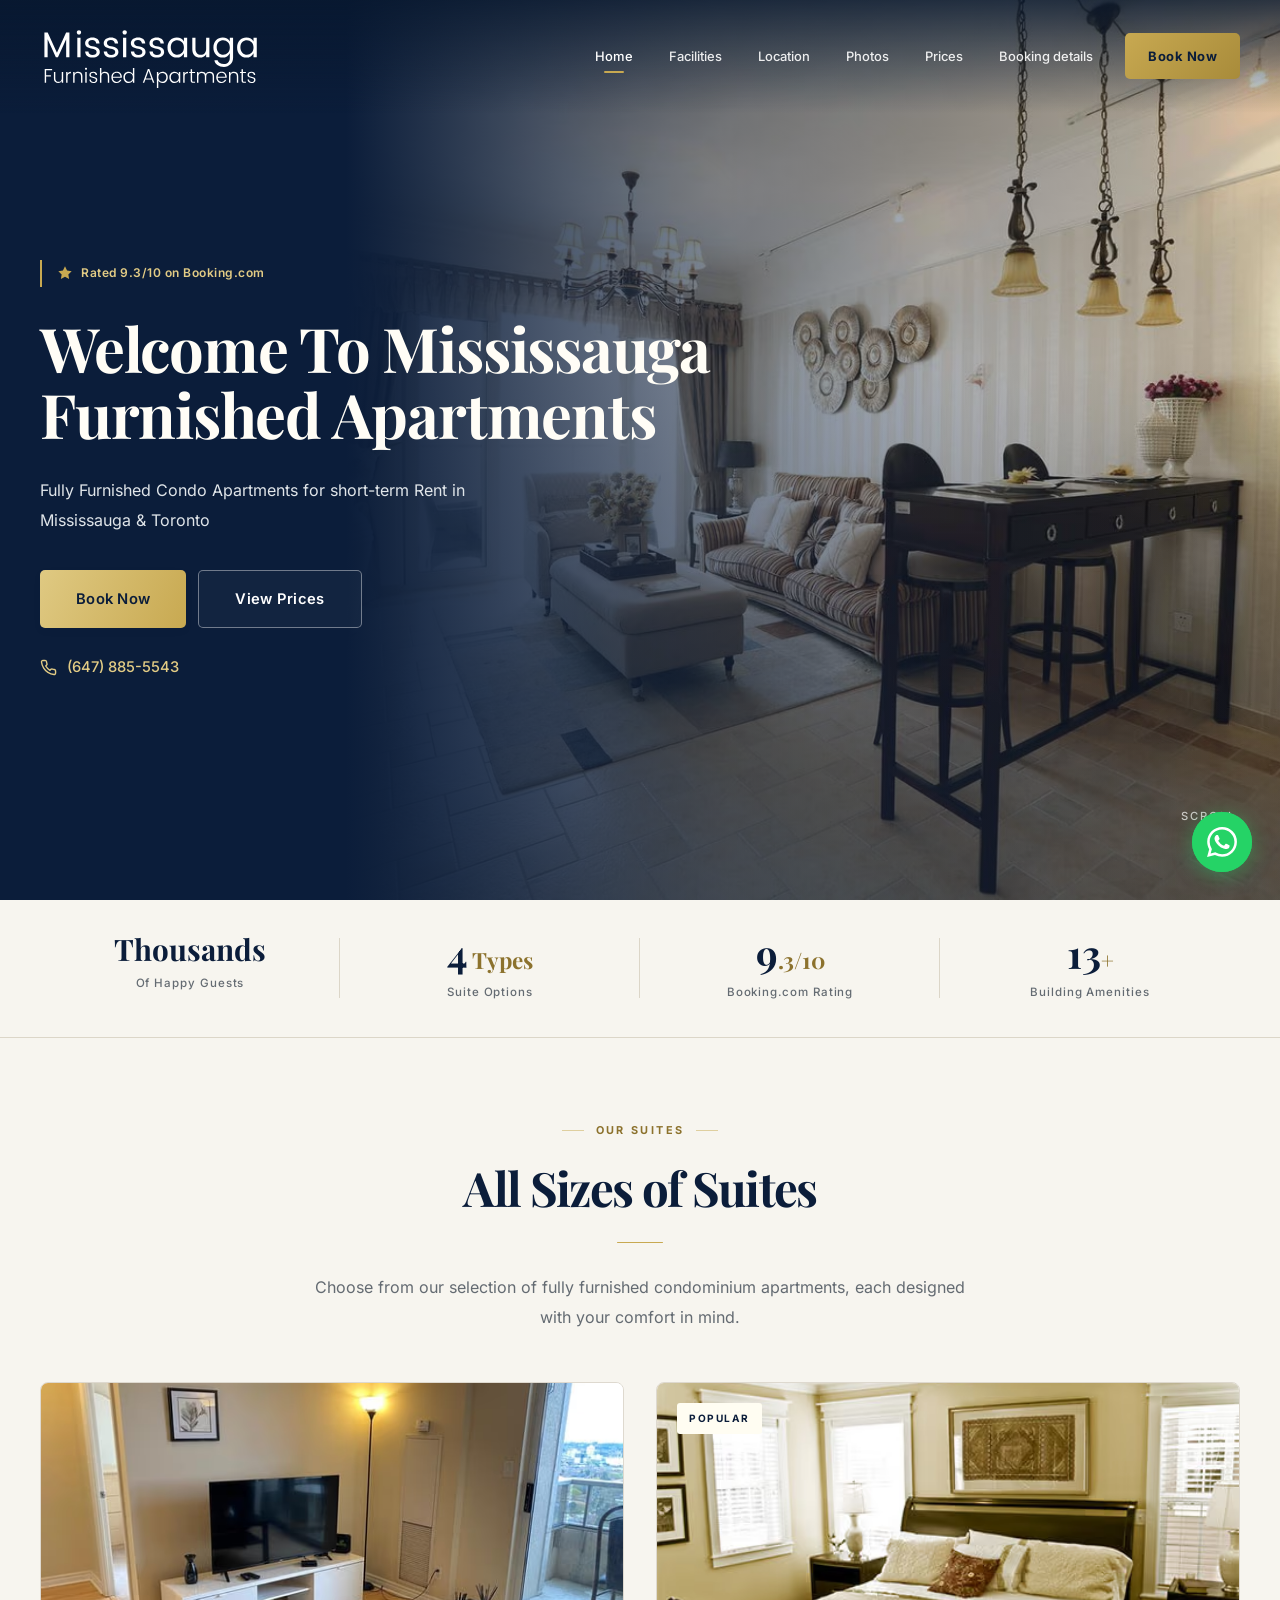
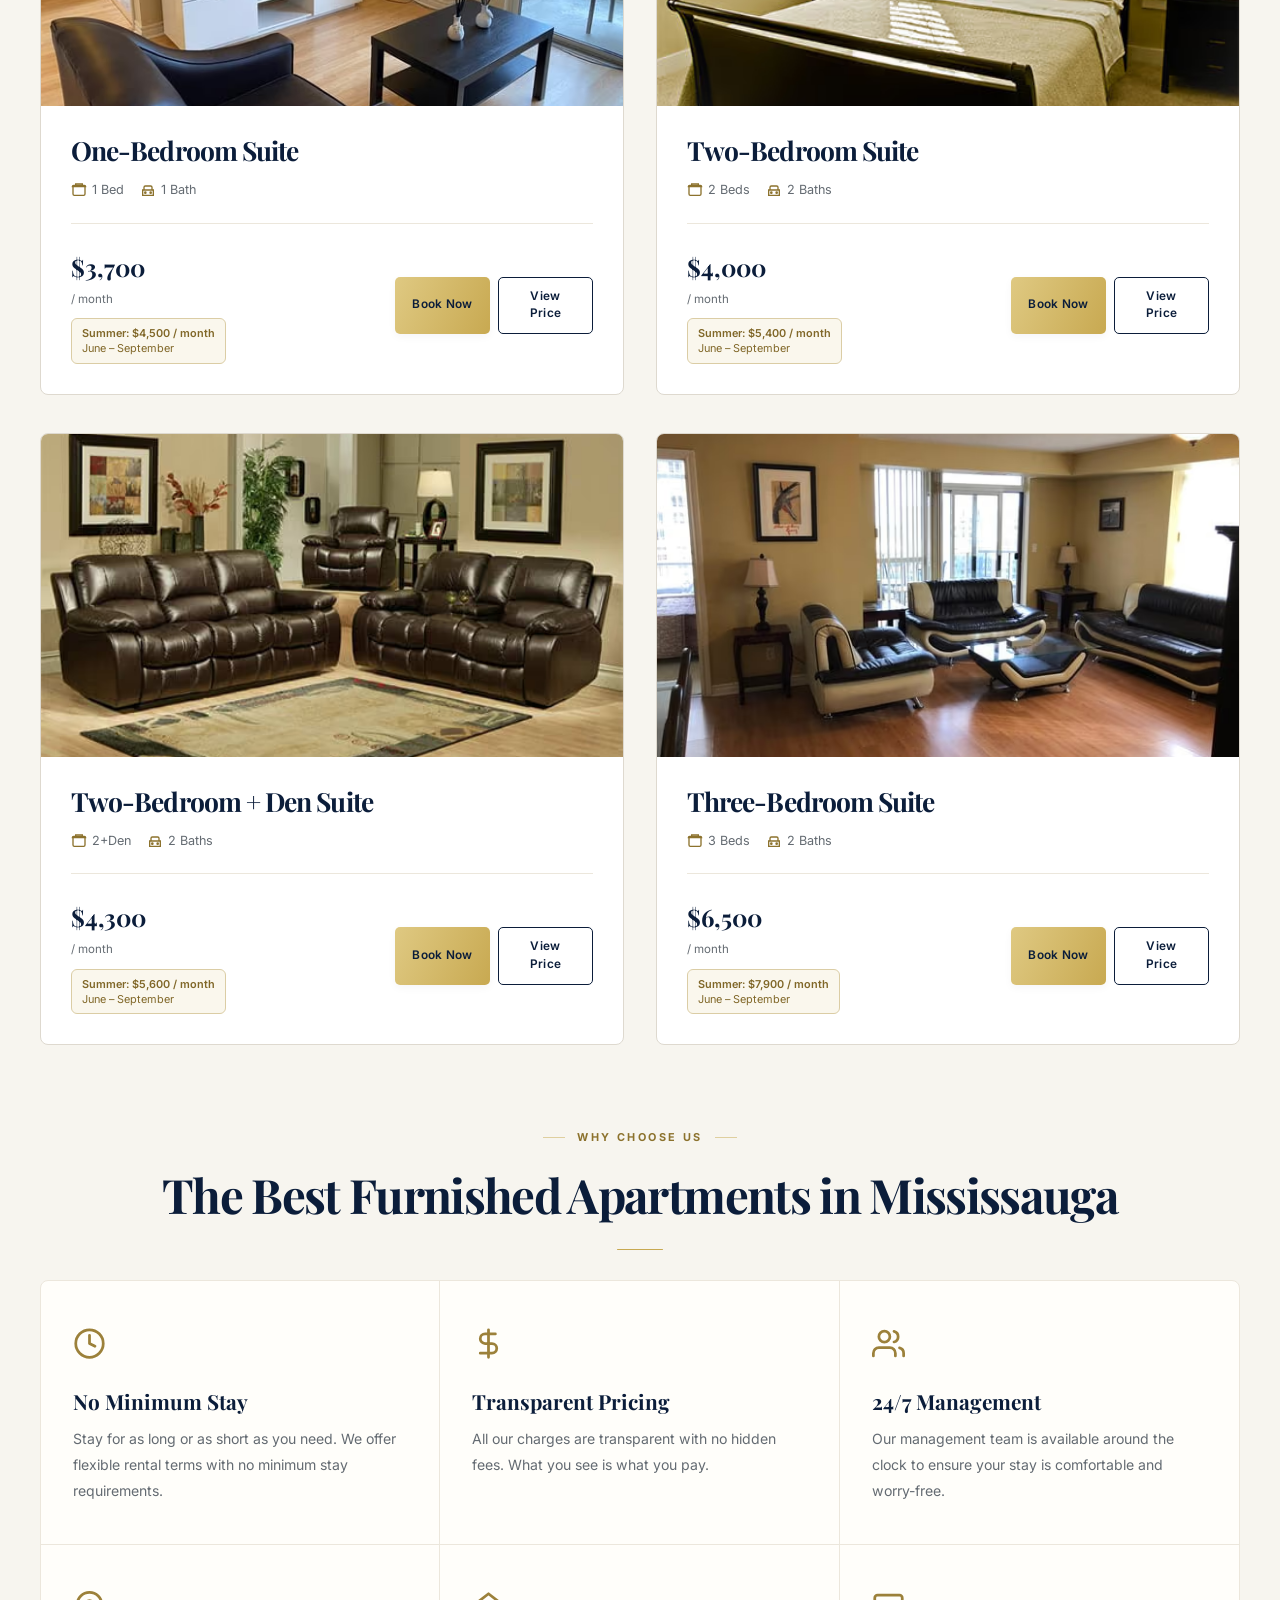
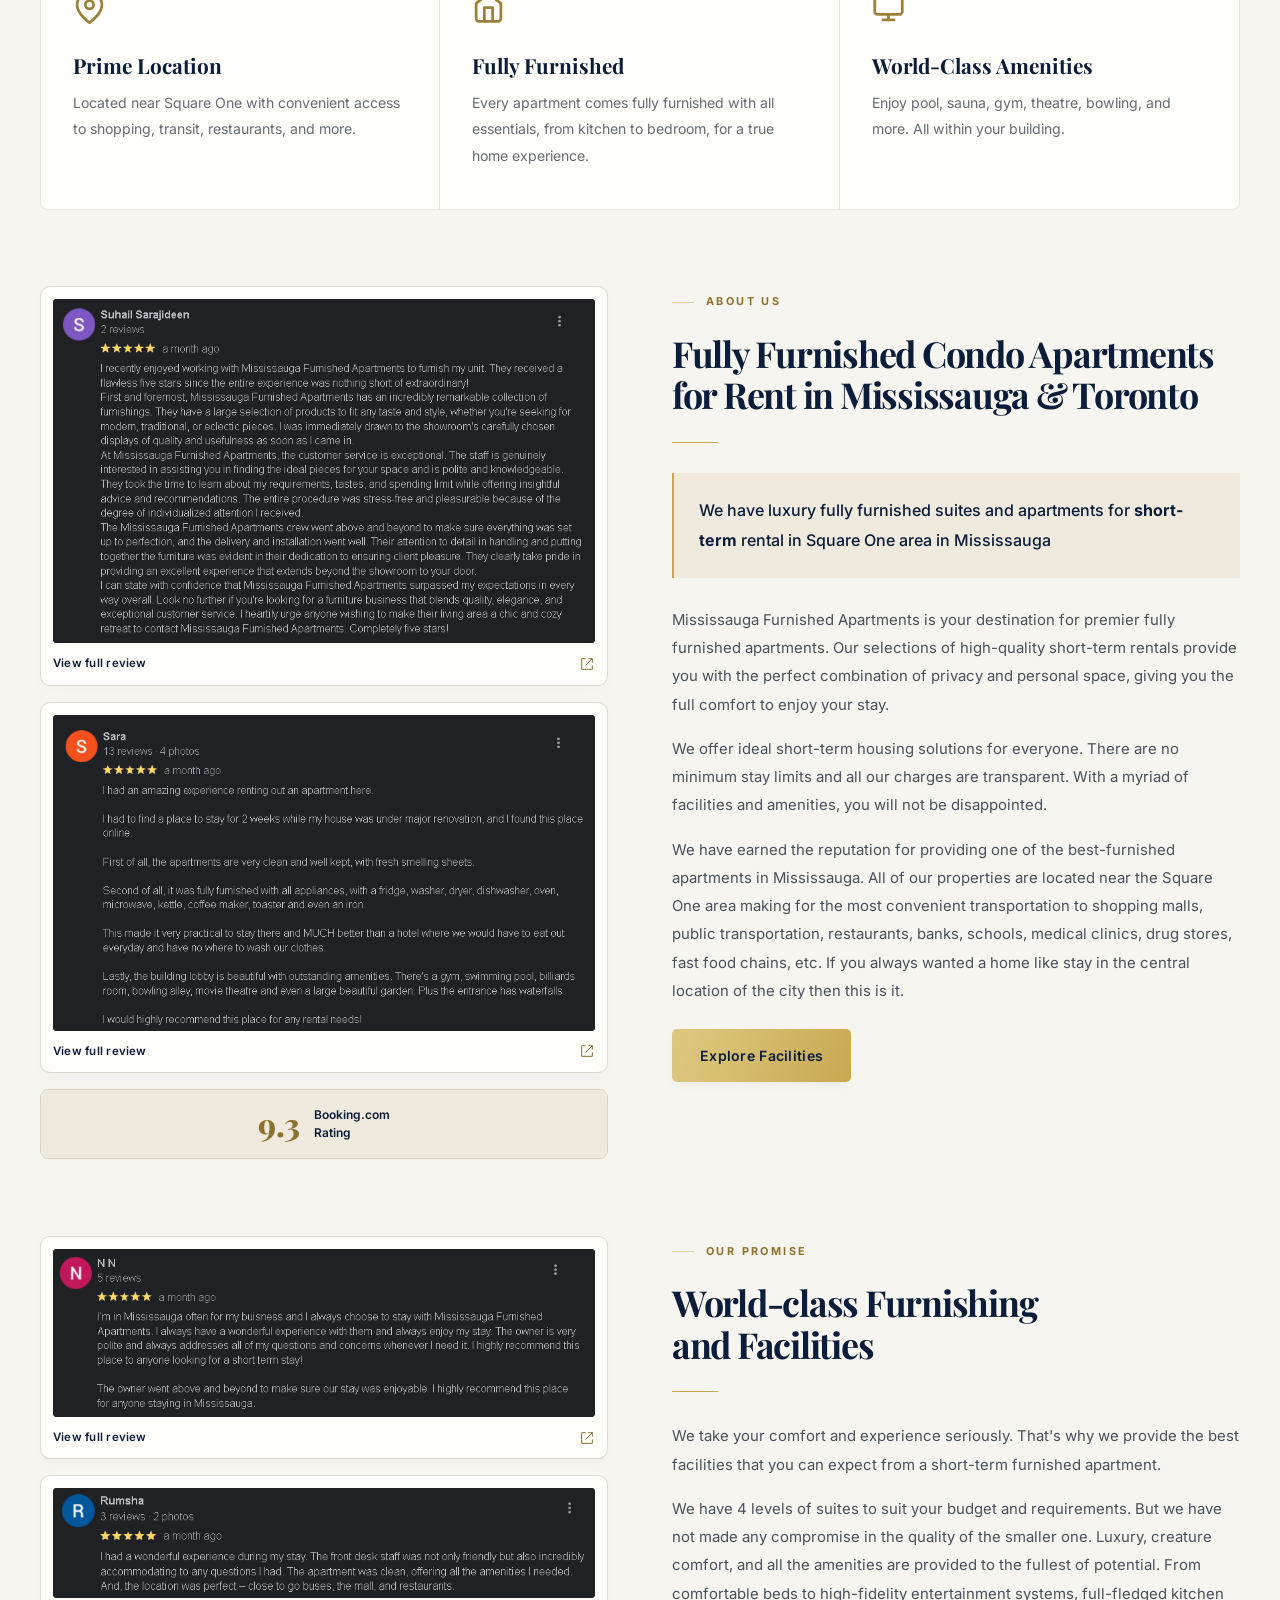
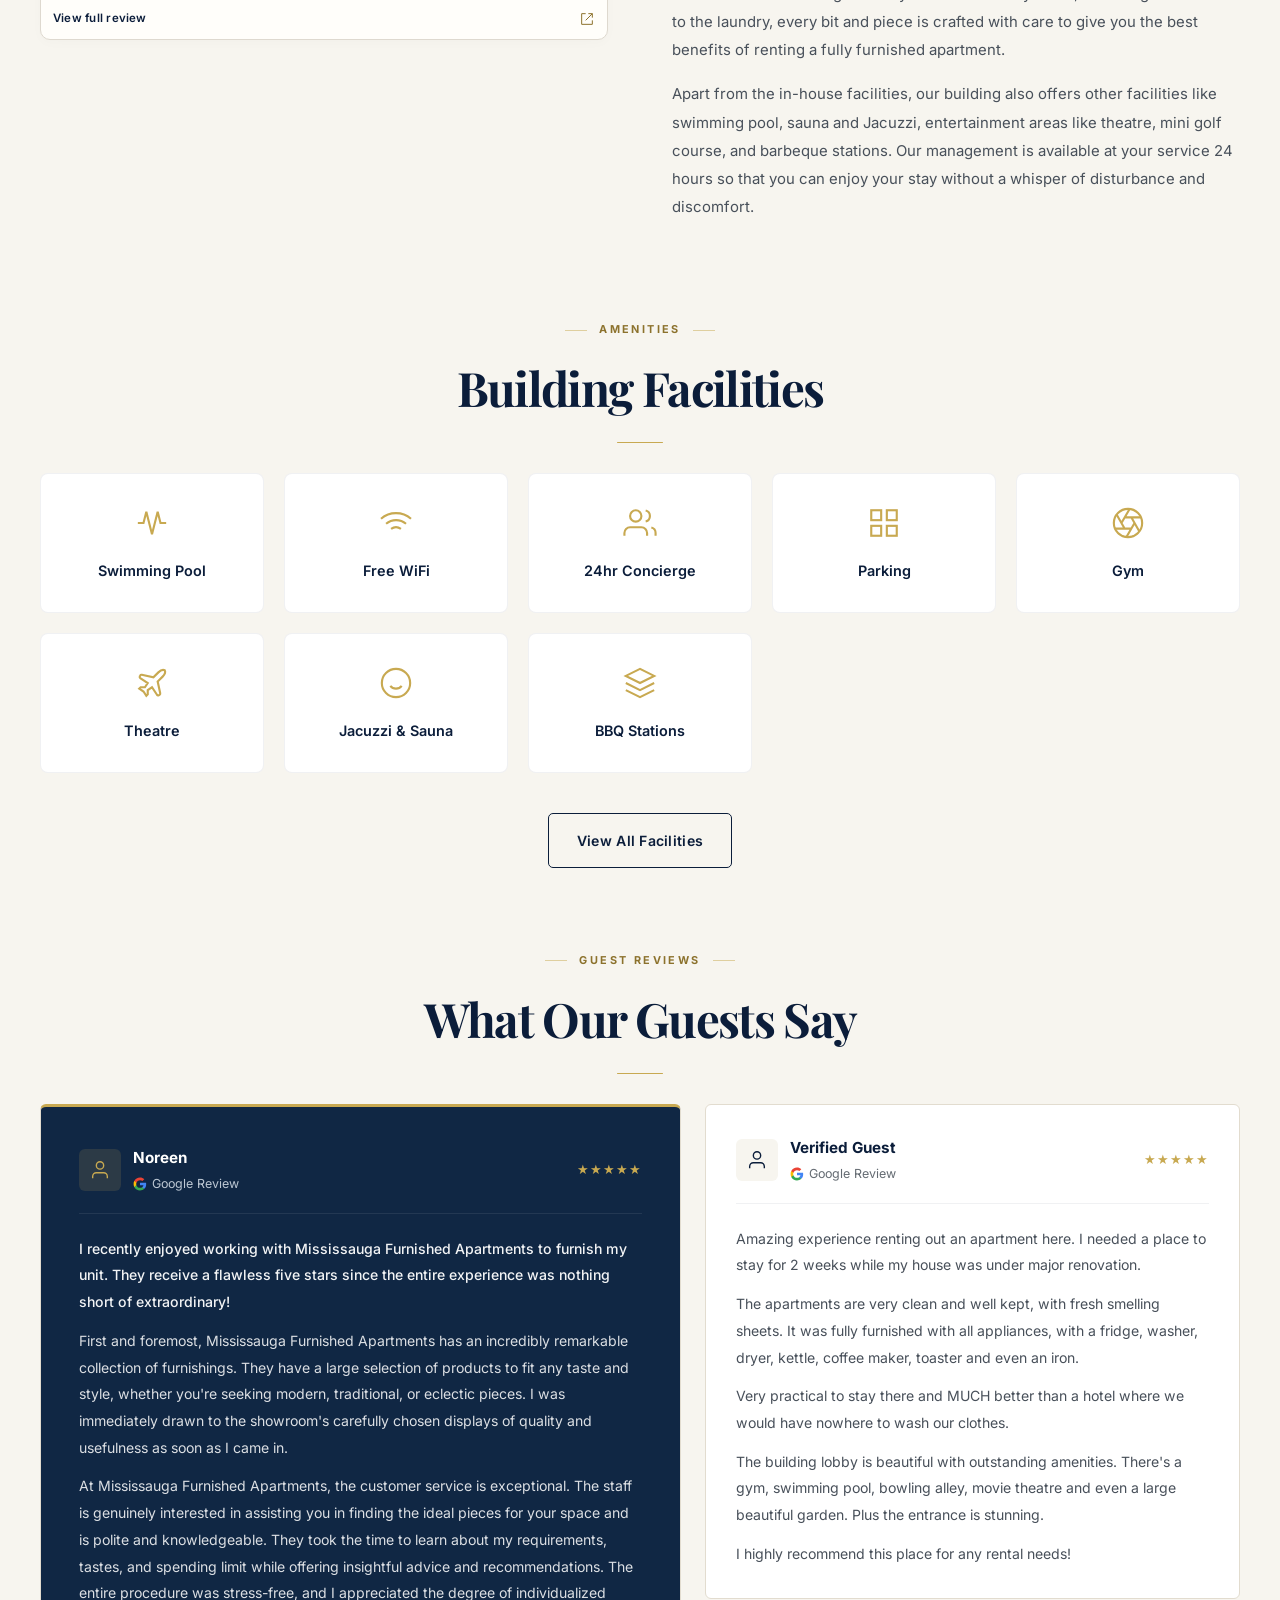
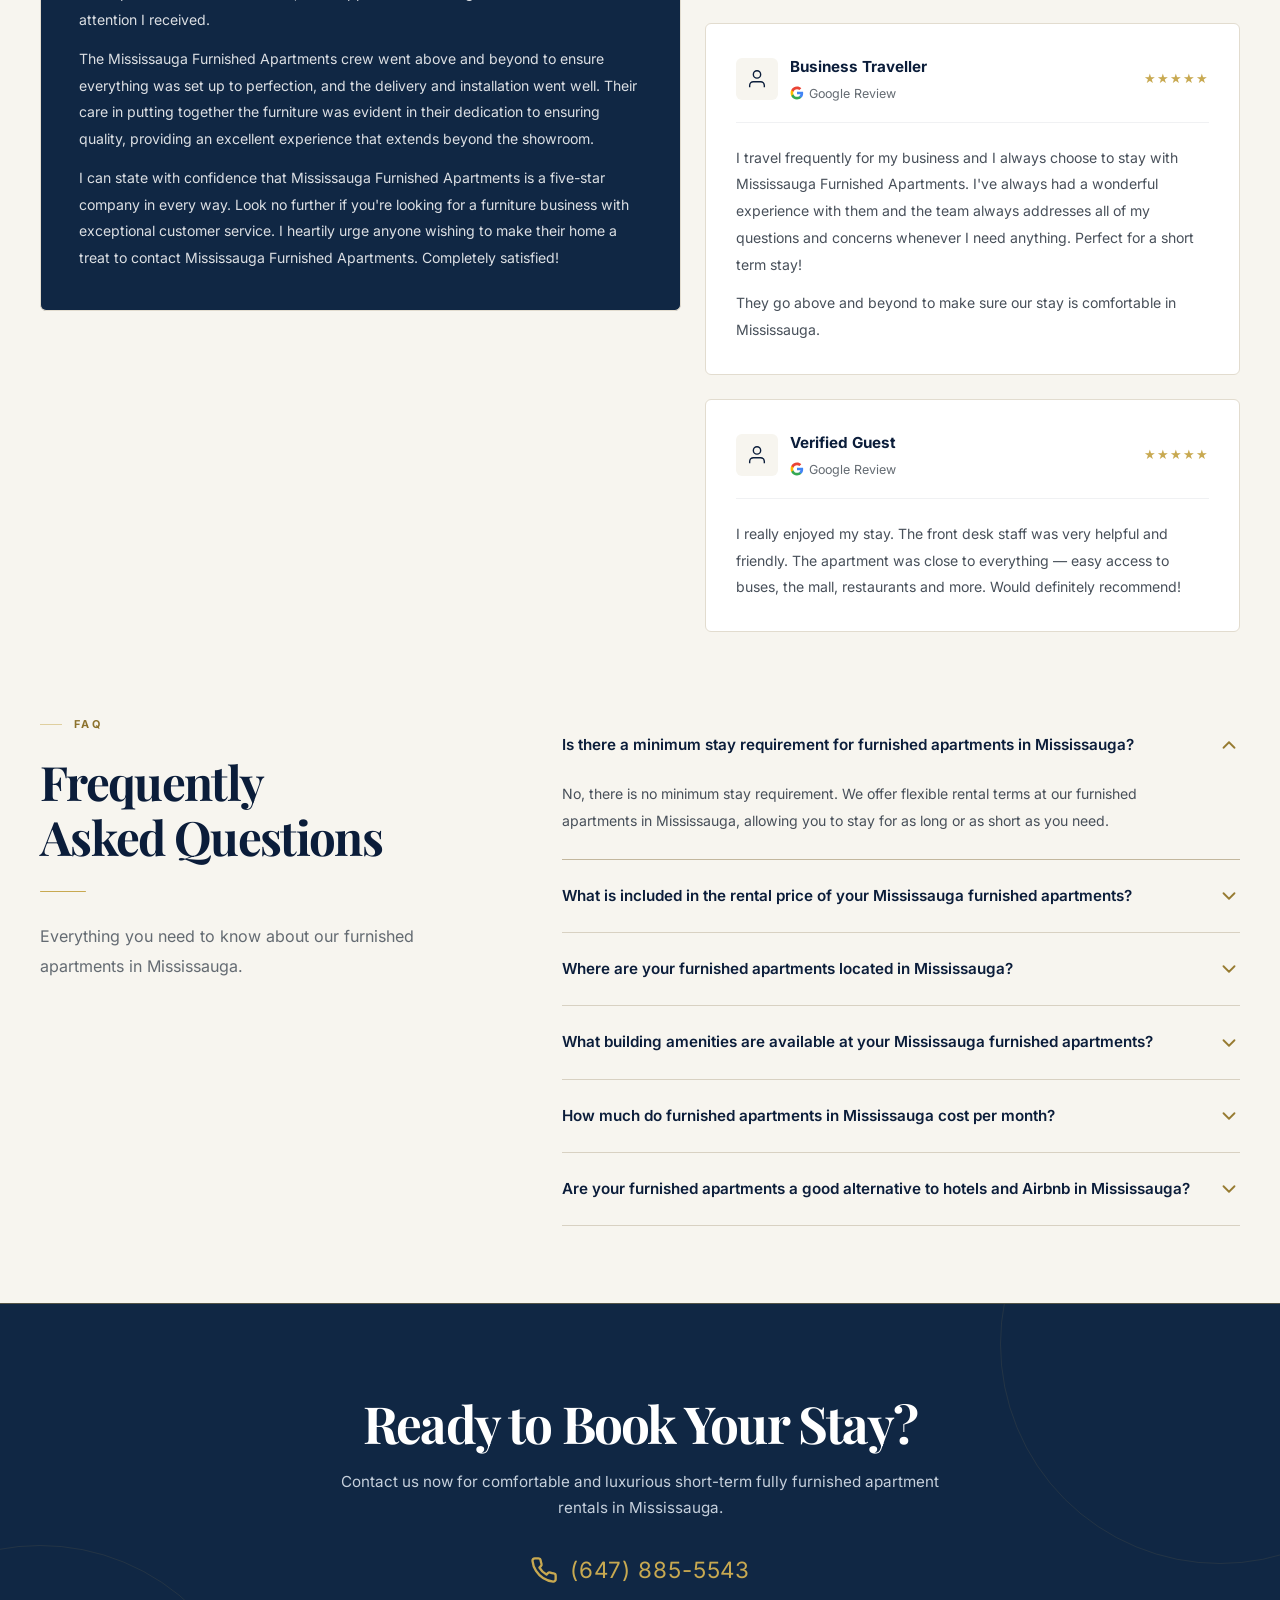
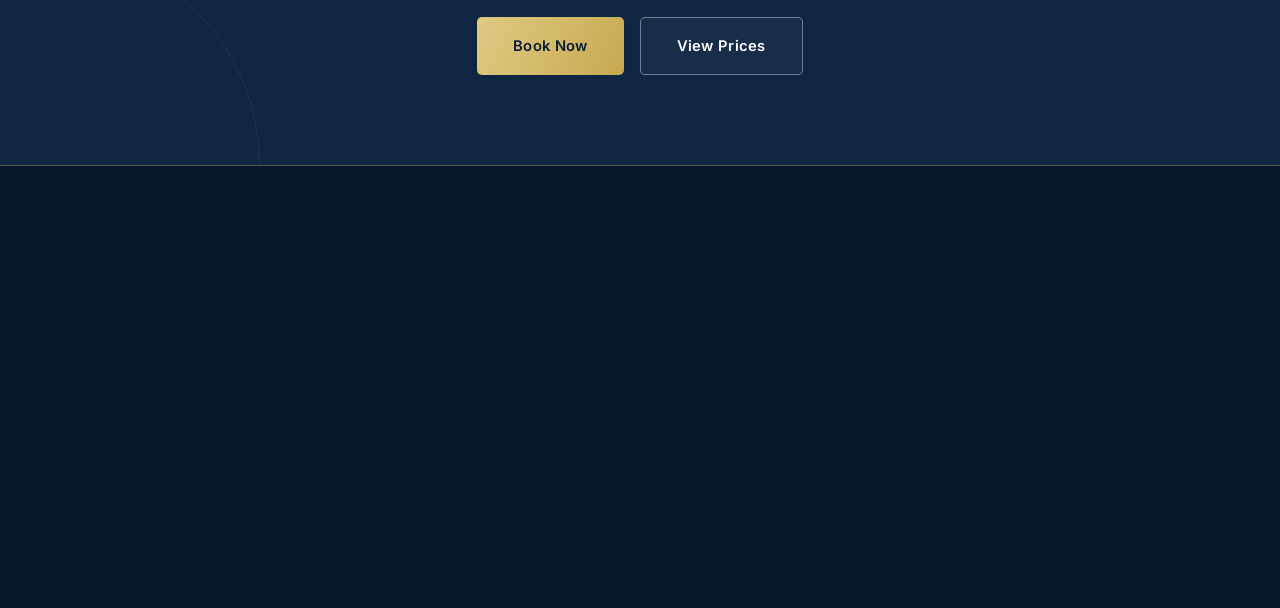
<file: index.html>
<!DOCTYPE html>
<html lang="en">
<head>
  <meta charset="UTF-8">
  <meta name="viewport" content="width=device-width, initial-scale=1.0">
  <title>Mississauga Furnished Apartments | Near Square One</title>
  <meta name="description" content="Fully furnished 1-, 2- and 3-bedroom apartments near Square One in Mississauga. Explore suites, amenities and monthly rates, or request a short-term stay.">
  <meta name="robots" content="index, follow, max-snippet:-1, max-image-preview:large, max-video-preview:-1">
  <meta name="author" content="Mississauga Furnished Apartments">
  <meta name="theme-color" content="#0B1D3A">
  <meta property="og:url" content="https://mississauga-furnished-apartments.ca/">
  <meta property="og:title" content="Mississauga Furnished Apartments | Near Square One">
  <meta property="og:type" content="website">
  <meta property="og:description" content="Fully furnished 1-, 2- and 3-bedroom apartments near Square One in Mississauga. Explore suites, amenities and monthly rates, or request a short-term stay.">
  <meta property="og:image" content="https://assets.zyrosite.com/cdn-cgi/image/format=auto,w=1440,h=756,fit=crop,f=jpeg/ALpO9k4QVlsZ2wb2/whatsapp-image-2024-09-22-at-12.25.36-pm-2-d95KN5geLQuXe1zx.jpeg">
  <meta property="og:image:width" content="1440">
  <meta property="og:image:height" content="756">
  <meta property="og:image:alt" content="Fully furnished apartment suite in Mississauga near Square One">
  <meta property="og:locale" content="en_CA">
  <meta property="og:site_name" content="Mississauga Furnished Apartments">
  <meta name="twitter:card" content="summary_large_image">
  <meta name="twitter:title" content="Mississauga Furnished Apartments | Near Square One">
  <meta name="twitter:description" content="Fully furnished 1-, 2- and 3-bedroom apartments near Square One in Mississauga. Explore suites, amenities and monthly rates, or request a short-term stay.">
  <meta name="twitter:image" content="https://assets.zyrosite.com/cdn-cgi/image/format=auto,w=1440,h=756,fit=crop,f=jpeg/ALpO9k4QVlsZ2wb2/whatsapp-image-2024-09-22-at-12.25.36-pm-2-d95KN5geLQuXe1zx.jpeg">
  <meta name="twitter:image:alt" content="Fully furnished apartment suite in Mississauga near Square One">
  <link rel="canonical" href="https://mississauga-furnished-apartments.ca/">
  <link rel="icon" href="/favicon.ico" type="image/x-icon" sizes="16x16 32x32 48x48 64x64 96x96 128x128 256x256">
  <link rel="icon" href="/favicon-96.png" type="image/png" sizes="96x96">
  <link rel="apple-touch-icon" href="/apple-touch-icon.png" sizes="180x180">
  <link rel="manifest" href="/site.webmanifest">
  <link rel="preload" as="image" type="image/avif" href="/images/facility-bg-mp86rRVwpPU0ooEl-w1920-ec77679001.avif" imagesrcset="/images/facility-bg-mp86rRVwpPU0ooEl-w768-3073a7bddd.avif 768w, /images/facility-bg-mp86rRVwpPU0ooEl-w1280-a68b2f551b.avif 1280w, /images/facility-bg-mp86rRVwpPU0ooEl-w1920-ec77679001.avif 1920w" imagesizes="100vw" fetchpriority="high">
  <link rel="preload" href="/fonts/playfair-var-latin.woff2" as="font" type="font/woff2" crossorigin>
  <link rel="preload" href="/fonts/inter-var-latin.woff2" as="font" type="font/woff2" crossorigin>
  <link rel="stylesheet" href="/assets/styles.dffad06f37.css">
  <script>document.documentElement.classList.add('js');</script>
  <script src="/assets/main.bd0d6fdb8a.js" defer></script>

  <!-- Schema.org structured data -->
  <script type="application/ld+json">
  {"@context":"https://schema.org","@graph":[{"@type":"LodgingBusiness","@id":"https://mississauga-furnished-apartments.ca/#business","name":"Mississauga Furnished Apartments","url":"https://mississauga-furnished-apartments.ca/","logo":"https://mississauga-furnished-apartments.ca/images/logdefeo-YZ97rq5DNquVJy9x-2dbbc9e1d8.svg","telephone":"+1-647-885-5543","email":"mississuga.furnished.apartments@gmail.com","address":{"@type":"PostalAddress","streetAddress":"3888 Duke of York Blvd","addressLocality":"Mississauga","addressRegion":"ON","addressCountry":"CA"},"description":"Fully furnished condominium apartments for short-term rent near Square One in Mississauga.","image":"https://assets.zyrosite.com/cdn-cgi/image/format=auto,w=1440,h=756,fit=crop,f=jpeg/ALpO9k4QVlsZ2wb2/whatsapp-image-2024-09-22-at-12.25.36-pm-2-d95KN5geLQuXe1zx.jpeg","containsPlace":[{"@type":"Accommodation","name":"One-Bedroom Suite","numberOfBedrooms":1,"numberOfBathroomsTotal":1},{"@type":"Accommodation","name":"Two-Bedroom Suite","numberOfBedrooms":2,"numberOfBathroomsTotal":2},{"@type":"Accommodation","name":"Two-Bedroom + Den Suite","numberOfBedrooms":2,"numberOfBathroomsTotal":2},{"@type":"Accommodation","name":"Three-Bedroom Suite","numberOfBedrooms":3,"numberOfBathroomsTotal":2}]},{"@type":"WebSite","@id":"https://mississauga-furnished-apartments.ca/#website","url":"https://mississauga-furnished-apartments.ca/","name":"Mississauga Furnished Apartments","inLanguage":"en-CA","publisher":{"@id":"https://mississauga-furnished-apartments.ca/#business"}},{"@type":"WebPage","@id":"https://mississauga-furnished-apartments.ca/#webpage","url":"https://mississauga-furnished-apartments.ca/","name":"Mississauga Furnished Apartments | Near Square One","description":"Fully furnished 1-, 2- and 3-bedroom apartments near Square One in Mississauga. Explore suites, amenities and monthly rates, or request a short-term stay.","inLanguage":"en-CA","isPartOf":{"@id":"https://mississauga-furnished-apartments.ca/#website"},"about":{"@id":"https://mississauga-furnished-apartments.ca/#business"},"mainEntity":{"@id":"https://mississauga-furnished-apartments.ca/#business"}}]}
  </script>
</head>
<body class="page-home">

  <a class="skip-link" href="#main">Skip to main content</a>

  <!-- Header -->
  <header class="header transparent">
    <div class="container">
      <a href="/" class="header-logo">
        <img decoding="async" src="/images/logdefeo-YZ97rq5DNquVJy9x-2dbbc9e1d8.svg" alt="Mississauga Furnished Apartments logo">
      </a>
      <nav class="header-nav" id="site-nav" aria-label="Main navigation">
        <a href="/" class="active">Home</a>
        <a href="/facilities">Facilities</a>
        <a href="/location">Location</a>
        <a href="/gallery">Photos</a>
        <a href="/pricing">Prices</a>
        <a href="/booking-details">Booking details</a>
        <a href="/booking" class="btn-book">Book Now</a>
      </nav>
      <button class="hamburger" type="button" aria-label="Toggle menu" aria-expanded="false" aria-controls="site-nav">
        <span></span>
        <span></span>
        <span></span>
      </button>
    </div>
  </header>
  <div class="mobile-overlay"></div>

  <main id="main">

  <!-- Hero -->
  <section class="hero">
    <picture style="display:contents"><source type="image/avif" srcset="/images/facility-bg-mp86rRVwpPU0ooEl-w768-3073a7bddd.avif 768w, /images/facility-bg-mp86rRVwpPU0ooEl-w1280-a68b2f551b.avif 1280w, /images/facility-bg-mp86rRVwpPU0ooEl-w1920-ec77679001.avif 1920w" sizes="100vw"><img width="1920" height="1279" class="hero-bg" src="/images/facility-bg-mp86rRVwpPU0ooEl-w1920-f03b5ac982.webp" srcset="/images/facility-bg-mp86rRVwpPU0ooEl-w768-370ede7451.webp 768w, /images/facility-bg-mp86rRVwpPU0ooEl-w1280-33d0abe9c3.webp 1280w, /images/facility-bg-mp86rRVwpPU0ooEl-w1920-f03b5ac982.webp 1920w" sizes="100vw" alt="" fetchpriority="high" decoding="async"></picture>
    <div class="hero-overlay"></div>
    <div class="hero-content">
      <div class="hero-badge">
        <svg viewBox="0 0 24 24" fill="currentColor"><path d="M12 2l3.09 6.26L22 9.27l-5 4.87 1.18 6.88L12 17.77l-6.18 3.25L7 14.14 2 9.27l6.91-1.01L12 2z"/></svg>
        Rated 9.3/10 on Booking.com
      </div>
      <h1>Welcome To Mississauga Furnished Apartments</h1>
      <p class="hero-subtitle">Fully Furnished Condo Apartments for short-term Rent in Mississauga &amp; Toronto</p>
      <div class="hero-actions">
        <a href="/booking" class="btn btn-primary btn-lg">Book Now</a>
        <a href="/pricing" class="btn btn-secondary btn-lg">View Prices</a>
      </div>
      <a href="tel:6478855543" class="hero-phone">
        <svg viewBox="0 0 24 24" fill="none" stroke="currentColor" stroke-width="2" stroke-linecap="round" stroke-linejoin="round"><path d="M22 16.92v3a2 2 0 0 1-2.18 2 19.79 19.79 0 0 1-8.63-3.07 19.5 19.5 0 0 1-6-6 19.79 19.79 0 0 1-3.07-8.67A2 2 0 0 1 4.11 2h3a2 2 0 0 1 2 1.72 12.84 12.84 0 0 0 .7 2.81 2 2 0 0 1-.45 2.11L8.09 9.91a16 16 0 0 0 6 6l1.27-1.27a2 2 0 0 1 2.11-.45 12.84 12.84 0 0 0 2.81.7A2 2 0 0 1 22 16.92z"/></svg>
        (647) 885-5543
      </a>
    </div>
    <div class="hero-scroll">
      <span>Scroll</span>
      <div class="hero-scroll-line"></div>
    </div>
  </section>

  <!-- Stats Section -->
  <section class="stats-section">
    <div class="container">
      <div class="stats-grid stagger-children">
        <div class="stat-item">
          <div class="stat-number stat-text-only">Thousands</div>
          <div class="stat-label">Of Happy Guests</div>
        </div>
        <div class="stat-item">
          <div class="stat-number" data-count="4">4<span class="counter-suffix"> Types</span></div>
          <div class="stat-label">Suite Options</div>
        </div>
        <div class="stat-item">
          <div class="stat-number" data-count="9">9<span class="counter-suffix">.3/10</span></div>
          <div class="stat-label">Booking.com Rating</div>
        </div>
        <div class="stat-item">
          <div class="stat-number" data-count="13">13<span class="counter-suffix">+</span></div>
          <div class="stat-label">Building Amenities</div>
        </div>
      </div>
    </div>
  </section>

  <!-- Suite Types -->
  <section class="section-padding bg-off-white">
    <div class="container">
      <div class="text-center fade-up">
        <span class="section-label">Our Suites</span>
        <h2 class="section-title">All Sizes of Suites</h2>
        <div class="divider"></div>
        <p class="section-subtitle">Choose from our selection of fully furnished condominium apartments, each designed with your comfort in mind.</p>
      </div>
      <div class="suites-grid stagger-children">
        <div class="suite-card fade-up">
          <div class="suite-card-img">
            <picture style="display:contents"><source type="image/avif" srcset="/images/whatsapp-image-2024-09-22-at-12-25-36-pm-21-Yyv3ev7B7OcyDBGE-w600-961945b06f.avif"><img src="/images/whatsapp-image-2024-09-22-at-12-25-36-pm-21-Yyv3ev7B7OcyDBGE-w600-e397bab943.webp" alt="One-Bedroom Suite" width="600" height="440" loading="lazy" decoding="async"></picture>
          </div>
          <div class="suite-card-body">
            <h3>One-Bedroom Suite</h3>
            <div class="suite-card-specs">
              <span><svg width="16" height="16" viewBox="0 0 24 24" fill="none" stroke="currentColor" stroke-width="2"><path d="M3 7v11a2 2 0 002 2h14a2 2 0 002-2V7"/><path d="M2 7h20v0a2 2 0 00-2-2H4a2 2 0 00-2 2v0z"/><path d="M7 5V3h10v2"/></svg> 1 Bed</span>
              <span><svg width="16" height="16" viewBox="0 0 24 24" fill="none" stroke="currentColor" stroke-width="2"><path d="M4 12h16v8H4z"/><path d="M6 12V8a2 2 0 012-2h8a2 2 0 012 2v4"/><circle cx="8" cy="16" r="1"/><circle cx="16" cy="16" r="1"/></svg> 1 Bath</span>
            </div>
            <div class="suite-card-price">$3,700 <span>/ month</span><small class="suite-card-summer"><strong>Summer: $4,500 / month</strong><br>June &ndash; September</small></div>
            <div class="suite-card-actions">
              <a href="/booking" class="btn btn-primary btn-sm">Book Now</a>
              <a href="/pricing" class="btn btn-outline btn-sm">View Price</a>
            </div>
          </div>
        </div>
        <div class="suite-card fade-up">
          <div class="suite-card-img">
            <picture style="display:contents"><source type="image/avif" srcset="/images/room-2-1-mxBlnQnDR4H6J83v-w600-5f2ed302bc.avif"><img src="/images/room-2-1-mxBlnQnDR4H6J83v-w600-4992b6fec9.webp" alt="Two-Bedroom Suite" width="600" height="440" loading="lazy" decoding="async"></picture>
            <span class="suite-card-badge">Popular</span>
          </div>
          <div class="suite-card-body">
            <h3>Two-Bedroom Suite</h3>
            <div class="suite-card-specs">
              <span><svg width="16" height="16" viewBox="0 0 24 24" fill="none" stroke="currentColor" stroke-width="2"><path d="M3 7v11a2 2 0 002 2h14a2 2 0 002-2V7"/><path d="M2 7h20v0a2 2 0 00-2-2H4a2 2 0 00-2 2v0z"/><path d="M7 5V3h10v2"/></svg> 2 Beds</span>
              <span><svg width="16" height="16" viewBox="0 0 24 24" fill="none" stroke="currentColor" stroke-width="2"><path d="M4 12h16v8H4z"/><path d="M6 12V8a2 2 0 012-2h8a2 2 0 012 2v4"/><circle cx="8" cy="16" r="1"/><circle cx="16" cy="16" r="1"/></svg> 2 Baths</span>
            </div>
            <div class="suite-card-price">$4,000 <span>/ month</span><small class="suite-card-summer"><strong>Summer: $5,400 / month</strong><br>June &ndash; September</small></div>
            <div class="suite-card-actions">
              <a href="/booking" class="btn btn-primary btn-sm">Book Now</a>
              <a href="/pricing" class="btn btn-outline btn-sm">View Price</a>
            </div>
          </div>
        </div>
        <div class="suite-card fade-up">
          <div class="suite-card-img">
            <picture style="display:contents"><source type="image/avif" srcset="/images/room-3-dJoBkVkXRgIMx4x3-w600-7db0133ca1.avif"><img src="/images/room-3-dJoBkVkXRgIMx4x3-w600-ce362d43ea.webp" alt="Two-Bedroom Plus Den Suite" width="600" height="440" loading="lazy" decoding="async"></picture>
          </div>
          <div class="suite-card-body">
            <h3>Two-Bedroom + Den Suite</h3>
            <div class="suite-card-specs">
              <span><svg width="16" height="16" viewBox="0 0 24 24" fill="none" stroke="currentColor" stroke-width="2"><path d="M3 7v11a2 2 0 002 2h14a2 2 0 002-2V7"/><path d="M2 7h20v0a2 2 0 00-2-2H4a2 2 0 00-2 2v0z"/><path d="M7 5V3h10v2"/></svg> 2+Den</span>
              <span><svg width="16" height="16" viewBox="0 0 24 24" fill="none" stroke="currentColor" stroke-width="2"><path d="M4 12h16v8H4z"/><path d="M6 12V8a2 2 0 012-2h8a2 2 0 012 2v4"/><circle cx="8" cy="16" r="1"/><circle cx="16" cy="16" r="1"/></svg> 2 Baths</span>
            </div>
            <div class="suite-card-price">$4,300 <span>/ month</span><small class="suite-card-summer"><strong>Summer: $5,600 / month</strong><br>June &ndash; September</small></div>
            <div class="suite-card-actions">
              <a href="/booking" class="btn btn-primary btn-sm">Book Now</a>
              <a href="/pricing" class="btn btn-outline btn-sm">View Price</a>
            </div>
          </div>
        </div>
        <div class="suite-card fade-up">
          <div class="suite-card-img">
            <picture style="display:contents"><source type="image/avif" srcset="/images/whatsapp-image-2024-09-22-at-12-25-36-pm-2-d95KN5geLQuXe1zx-w600-c8105e5b69.avif"><img src="/images/whatsapp-image-2024-09-22-at-12-25-36-pm-2-d95KN5geLQuXe1zx-w600-db157282cc.webp" alt="Three-Bedroom Suite" width="600" height="440" loading="lazy" decoding="async"></picture>
          </div>
          <div class="suite-card-body">
            <h3>Three-Bedroom Suite</h3>
            <div class="suite-card-specs">
              <span><svg width="16" height="16" viewBox="0 0 24 24" fill="none" stroke="currentColor" stroke-width="2"><path d="M3 7v11a2 2 0 002 2h14a2 2 0 002-2V7"/><path d="M2 7h20v0a2 2 0 00-2-2H4a2 2 0 00-2 2v0z"/><path d="M7 5V3h10v2"/></svg> 3 Beds</span>
              <span><svg width="16" height="16" viewBox="0 0 24 24" fill="none" stroke="currentColor" stroke-width="2"><path d="M4 12h16v8H4z"/><path d="M6 12V8a2 2 0 012-2h8a2 2 0 012 2v4"/><circle cx="8" cy="16" r="1"/><circle cx="16" cy="16" r="1"/></svg> 2 Baths</span>
            </div>
            <div class="suite-card-price">$6,500 <span>/ month</span><small class="suite-card-summer"><strong>Summer: $7,900 / month</strong><br>June &ndash; September</small></div>
            <div class="suite-card-actions">
              <a href="/booking" class="btn btn-primary btn-sm">Book Now</a>
              <a href="/pricing" class="btn btn-outline btn-sm">View Price</a>
            </div>
          </div>
        </div>
      </div>
    </div>
  </section>

  <!-- Why Choose Us -->
  <section class="section-padding">
    <div class="container">
      <div class="text-center fade-up">
        <span class="section-label">Why Choose Us</span>
        <h2 class="section-title">The Best Furnished Apartments in Mississauga</h2>
        <div class="divider"></div>
      </div>
      <div class="features-grid stagger-children">
        <div class="feature-card fade-up">
          <div class="feature-icon">
            <svg viewBox="0 0 24 24" fill="none" stroke="currentColor" stroke-width="2" stroke-linecap="round" stroke-linejoin="round"><circle cx="12" cy="12" r="10"/><polyline points="12 6 12 12 16 14"/></svg>
          </div>
          <h4>No Minimum Stay</h4>
          <p>Stay for as long or as short as you need. We offer flexible rental terms with no minimum stay requirements.</p>
        </div>
        <div class="feature-card fade-up">
          <div class="feature-icon">
            <svg viewBox="0 0 24 24" fill="none" stroke="currentColor" stroke-width="2" stroke-linecap="round" stroke-linejoin="round"><path d="M12 2v20M17 5H9.5a3.5 3.5 0 000 7h5a3.5 3.5 0 010 7H6"/></svg>
          </div>
          <h4>Transparent Pricing</h4>
          <p>All our charges are transparent with no hidden fees. What you see is what you pay.</p>
        </div>
        <div class="feature-card fade-up">
          <div class="feature-icon">
            <svg viewBox="0 0 24 24" fill="none" stroke="currentColor" stroke-width="2" stroke-linecap="round" stroke-linejoin="round"><path d="M17 21v-2a4 4 0 00-4-4H5a4 4 0 00-4 4v2"/><circle cx="9" cy="7" r="4"/><path d="M23 21v-2a4 4 0 00-3-3.87"/><path d="M16 3.13a4 4 0 010 7.75"/></svg>
          </div>
          <h4>24/7 Management</h4>
          <p>Our management team is available around the clock to ensure your stay is comfortable and worry-free.</p>
        </div>
        <div class="feature-card fade-up">
          <div class="feature-icon">
            <svg viewBox="0 0 24 24" fill="none" stroke="currentColor" stroke-width="2" stroke-linecap="round" stroke-linejoin="round"><path d="M21 10c0 7-9 13-9 13s-9-6-9-13a9 9 0 0118 0z"/><circle cx="12" cy="10" r="3"/></svg>
          </div>
          <h4>Prime Location</h4>
          <p>Located near Square One with convenient access to shopping, transit, restaurants, and more.</p>
        </div>
        <div class="feature-card fade-up">
          <div class="feature-icon">
            <svg viewBox="0 0 24 24" fill="none" stroke="currentColor" stroke-width="2" stroke-linecap="round" stroke-linejoin="round"><path d="M3 9l9-7 9 7v11a2 2 0 01-2 2H5a2 2 0 01-2-2z"/><polyline points="9 22 9 12 15 12 15 22"/></svg>
          </div>
          <h4>Fully Furnished</h4>
          <p>Every apartment comes fully furnished with all essentials, from kitchen to bedroom, for a true home experience.</p>
        </div>
        <div class="feature-card fade-up">
          <div class="feature-icon">
            <svg viewBox="0 0 24 24" fill="none" stroke="currentColor" stroke-width="2" stroke-linecap="round" stroke-linejoin="round"><rect x="2" y="3" width="20" height="14" rx="2" ry="2"/><line x1="8" y1="21" x2="16" y2="21"/><line x1="12" y1="17" x2="12" y2="21"/></svg>
          </div>
          <h4>World-Class Amenities</h4>
          <p>Enjoy pool, sauna, gym, theatre, bowling, and more. All within your building.</p>
        </div>
      </div>
    </div>
  </section>

  <!-- About Us -->
  <section class="section-padding bg-off-white">
    <div class="container">
      <div class="about-grid">
        <div class="about-images fade-up">
          <a class="about-img-main review-image-link" href="/images/review-59-complete-676f82b200.png" target="_blank" rel="noopener" aria-label="View full review from Suhail Sarajideen (opens in a new tab)">
            <img src="/images/review-59-complete-676f82b200.png" alt="Complete Google review from Suhail Sarajideen" width="810" height="514" style="aspect-ratio: auto 810 / 514;" loading="lazy" decoding="async">
            <span class="review-image-caption">View full review<svg width="16" height="16" viewBox="0 0 24 24" fill="none" stroke="currentColor" stroke-width="1.5" aria-hidden="true"><path d="M14 4h6v6M20 4 10 14M20 14v6H4V4h6"/></svg></span>
          </a>
          <a class="about-img-secondary review-image-link" href="/images/review-58-complete-dc91699d3b.png" target="_blank" rel="noopener" aria-label="View full review from Sara (opens in a new tab)">
            <img src="/images/review-58-complete-dc91699d3b.png" alt="Complete Google review from Sara" width="816" height="476" style="aspect-ratio: auto 816 / 476;" loading="lazy" decoding="async">
            <span class="review-image-caption">View full review<svg width="16" height="16" viewBox="0 0 24 24" fill="none" stroke="currentColor" stroke-width="1.5" aria-hidden="true"><path d="M14 4h6v6M20 4 10 14M20 14v6H4V4h6"/></svg></span>
          </a>
          <div class="about-experience-badge">
            <span class="number">9.3</span>
            <span class="text">Booking.com<br>Rating</span>
          </div>
        </div>
        <div class="about-content fade-up">
          <span class="section-label">About Us</span>
          <h2>Fully Furnished Condo Apartments for Rent in Mississauga &amp; Toronto</h2>
          <div class="divider" style="margin-left:0;"></div>
          <div class="about-highlight">
            <p>We have luxury fully furnished suites and apartments for <strong>short-term</strong> rental in Square One area in Mississauga</p>
          </div>
          <p>Mississauga Furnished Apartments is your destination for premier fully furnished apartments. Our selections of high-quality short-term rentals provide you with the perfect combination of privacy and personal space, giving you the full comfort to enjoy your stay.</p>
          <p>We offer ideal short-term housing solutions for everyone. There are no minimum stay limits and all our charges are transparent. With a myriad of facilities and amenities, you will not be disappointed.</p>
          <p>We have earned the reputation for providing one of the best-furnished apartments in Mississauga. All of our properties are located near the Square One area making for the most convenient transportation to shopping malls, public transportation, restaurants, banks, schools, medical clinics, drug stores, fast food chains, etc. If you always wanted a home like stay in the central location of the city then this is it.</p>
          <a href="/facilities" class="btn btn-primary" style="margin-top: 8px;">Explore Facilities</a>
        </div>
      </div>
    </div>
  </section>

  <!-- World-class Furnishing -->
  <section class="section-padding">
    <div class="container">
      <div class="about-grid" style="direction: rtl;">
        <div class="about-content fade-up" style="direction: ltr;">
          <span class="section-label">Our Promise</span>
          <h2>World-class Furnishing and Facilities</h2>
          <div class="divider" style="margin-left:0;"></div>
          <p>We take your comfort and experience seriously. That's why we provide the best facilities that you can expect from a short-term furnished apartment.</p>
          <p>We have 4 levels of suites to suit your budget and requirements. But we have not made any compromise in the quality of the smaller one. Luxury, creature comfort, and all the amenities are provided to the fullest of potential. From comfortable beds to high-fidelity entertainment systems, full-fledged kitchen to the laundry, every bit and piece is crafted with care to give you the best benefits of renting a fully furnished apartment.</p>
          <p>Apart from the in-house facilities, our building also offers other facilities like swimming pool, sauna and Jacuzzi, entertainment areas like theatre, mini golf course, and barbeque stations. Our management is available at your service 24 hours so that you can enjoy your stay without a whisper of disturbance and discomfort.</p>
        </div>
        <div class="about-images fade-up" style="direction: ltr;">
          <a class="about-img-main review-image-link" href="/images/review-61-complete-e2524739f0.png" target="_blank" rel="noopener" aria-label="View full review from N N (opens in a new tab)">
            <img src="/images/review-61-complete-e2524739f0.png" alt="Complete Google review from N N" width="811" height="252" style="aspect-ratio: auto 811 / 252;" loading="lazy" decoding="async">
            <span class="review-image-caption">View full review<svg width="16" height="16" viewBox="0 0 24 24" fill="none" stroke="currentColor" stroke-width="1.5" aria-hidden="true"><path d="M14 4h6v6M20 4 10 14M20 14v6H4V4h6"/></svg></span>
          </a>
          <a class="about-img-secondary review-image-link" href="/images/review-60-complete-44b9bb72b5.png" target="_blank" rel="noopener" aria-label="View full review from Rumsha (opens in a new tab)">
            <img src="/images/review-60-complete-44b9bb72b5.png" alt="Complete Google review from Rumsha" width="792" height="160" style="aspect-ratio: auto 792 / 160;" loading="lazy" decoding="async">
            <span class="review-image-caption">View full review<svg width="16" height="16" viewBox="0 0 24 24" fill="none" stroke="currentColor" stroke-width="1.5" aria-hidden="true"><path d="M14 4h6v6M20 4 10 14M20 14v6H4V4h6"/></svg></span>
          </a>
        </div>
      </div>
    </div>
  </section>

  <!-- Facilities Preview -->
  <section class="section-padding bg-off-white">
    <div class="container">
      <div class="text-center fade-up">
        <span class="section-label">Amenities</span>
        <h2 class="section-title">Building Facilities</h2>
        <div class="divider"></div>
      </div>
      <div class="facilities-scroll fade-up stagger-children">
        <div class="facility-mini-card">
          <svg viewBox="0 0 24 24" fill="none" stroke="currentColor" stroke-width="1.5"><path d="M2 12h4l2-8 4 16 4-16 2 8h4"/></svg>
          <h4>Swimming Pool</h4>
        </div>
        <div class="facility-mini-card">
          <svg viewBox="0 0 24 24" fill="none" stroke="currentColor" stroke-width="1.5"><path d="M5 12.55a11 11 0 0114.08 0"/><path d="M1.42 9a16 16 0 0121.16 0"/><path d="M8.53 16.11a6 6 0 016.95 0"/><line x1="12" y1="20" x2="12.01" y2="20"/></svg>
          <h4>Free WiFi</h4>
        </div>
        <div class="facility-mini-card">
          <svg viewBox="0 0 24 24" fill="none" stroke="currentColor" stroke-width="1.5"><path d="M17 21v-2a4 4 0 00-4-4H5a4 4 0 00-4 4v2"/><circle cx="9" cy="7" r="4"/><path d="M23 21v-2a4 4 0 00-3-3.87"/><path d="M16 3.13a4 4 0 010 7.75"/></svg>
          <h4>24hr Concierge</h4>
        </div>
        <div class="facility-mini-card">
          <svg viewBox="0 0 24 24" fill="none" stroke="currentColor" stroke-width="1.5"><rect x="3" y="3" width="7" height="7"/><rect x="14" y="3" width="7" height="7"/><rect x="14" y="14" width="7" height="7"/><rect x="3" y="14" width="7" height="7"/></svg>
          <h4>Parking</h4>
        </div>
        <div class="facility-mini-card">
          <svg viewBox="0 0 24 24" fill="none" stroke="currentColor" stroke-width="1.5"><circle cx="12" cy="12" r="10"/><path d="M14.31 8l5.74 9.94M9.69 8h11.48M7.38 12l5.74-9.94M9.69 16L3.95 6.06M14.31 16H2.83M16.62 12l-5.74 9.94"/></svg>
          <h4>Gym</h4>
        </div>
        <div class="facility-mini-card">
          <svg viewBox="0 0 24 24" fill="none" stroke="currentColor" stroke-width="1.5"><path d="M17.8 19.2L16 11l3.5-3.5C21 6 21.5 4 21 3c-1-.5-3 0-4.5 1.5L13 8 4.8 6.2c-.5-.1-.9.1-1.1.5l-.3.5c-.2.5-.1 1 .3 1.3L9 12l-2 3H4l-1 1 3 2 2 3 1-1v-3l3-2 3.5 5.3c.3.4.8.5 1.3.3l.5-.2c.4-.3.6-.7.5-1.2z"/></svg>
          <h4>Theatre</h4>
        </div>
        <div class="facility-mini-card">
          <svg viewBox="0 0 24 24" fill="none" stroke="currentColor" stroke-width="1.5"><circle cx="12" cy="12" r="10"/><path d="M8 14s1.5 2 4 2 4-2 4-2"/><line x1="9" y1="9" x2="9.01" y2="9"/><line x1="15" y1="9" x2="15.01" y2="9"/></svg>
          <h4>Jacuzzi &amp; Sauna</h4>
        </div>
        <div class="facility-mini-card">
          <svg viewBox="0 0 24 24" fill="none" stroke="currentColor" stroke-width="1.5"><path d="M12 2L2 7l10 5 10-5-10-5z"/><path d="M2 17l10 5 10-5"/><path d="M2 12l10 5 10-5"/></svg>
          <h4>BBQ Stations</h4>
        </div>
      </div>
      <div class="text-center fade-up" style="margin-top: 40px;">
        <a href="/facilities" class="btn btn-outline">View All Facilities</a>
      </div>
    </div>
  </section>

  <!-- Testimonials -->
  <section class="section-padding">
    <div class="container">
      <div class="text-center fade-up">
        <span class="section-label">Guest Reviews</span>
        <h2 class="section-title">What Our Guests Say</h2>
        <div class="divider"></div>
      </div>
      <div class="reviews-masonry stagger-children">

        <!-- Review 1 - Featured long review -->
        <div class="review-card review-featured fade-up">
          <div class="review-header">
            <div class="review-avatar">
              <svg viewBox="0 0 24 24" fill="none" stroke="currentColor" stroke-width="1.5"><path d="M20 21v-2a4 4 0 00-4-4H8a4 4 0 00-4 4v2"/><circle cx="12" cy="7" r="4"/></svg>
            </div>
            <div>
              <p class="review-author">Noreen</p>
              <div class="review-source">
                <svg class="google-icon" viewBox="0 0 24 24" width="14" height="14"><path d="M22.56 12.25c0-.78-.07-1.53-.2-2.25H12v4.26h5.92a5.06 5.06 0 01-2.2 3.32v2.77h3.57c2.08-1.92 3.28-4.74 3.28-8.1z" fill="#4285F4"/><path d="M12 23c2.97 0 5.46-.98 7.28-2.66l-3.57-2.77c-.98.66-2.23 1.06-3.71 1.06-2.86 0-5.29-1.93-6.16-4.53H2.18v2.84C3.99 20.53 7.7 23 12 23z" fill="#34A853"/><path d="M5.84 14.09c-.22-.66-.35-1.36-.35-2.09s.13-1.43.35-2.09V7.07H2.18C1.43 8.55 1 10.22 1 12s.43 3.45 1.18 4.93l2.85-2.22.81-.62z" fill="#FBBC05"/><path d="M12 5.38c1.62 0 3.06.56 4.21 1.64l3.15-3.15C17.45 2.09 14.97 1 12 1 7.7 1 3.99 3.47 2.18 7.07l3.66 2.84c.87-2.6 3.3-4.53 6.16-4.53z" fill="#EA4335"/></svg>
                <span>Google Review</span>
              </div>
            </div>
            <div class="review-stars">&#9733;&#9733;&#9733;&#9733;&#9733;</div>
          </div>
          <div class="review-body">
            <p>I recently enjoyed working with Mississauga Furnished Apartments to furnish my unit. They receive a flawless five stars since the entire experience was nothing short of extraordinary!</p>
            <p>First and foremost, Mississauga Furnished Apartments has an incredibly remarkable collection of furnishings. They have a large selection of products to fit any taste and style, whether you're seeking modern, traditional, or eclectic pieces. I was immediately drawn to the showroom's carefully chosen displays of quality and usefulness as soon as I came in.</p>
            <p>At Mississauga Furnished Apartments, the customer service is exceptional. The staff is genuinely interested in assisting you in finding the ideal pieces for your space and is polite and knowledgeable. They took the time to learn about my requirements, tastes, and spending limit while offering insightful advice and recommendations. The entire procedure was stress-free, and I appreciated the degree of individualized attention I received.</p>
            <p>The Mississauga Furnished Apartments crew went above and beyond to ensure everything was set up to perfection, and the delivery and installation went well. Their care in putting together the furniture was evident in their dedication to ensuring quality, providing an excellent experience that extends beyond the showroom.</p>
            <p>I can state with confidence that Mississauga Furnished Apartments is a five-star company in every way. Look no further if you're looking for a furniture business with exceptional customer service. I heartily urge anyone wishing to make their home a treat to contact Mississauga Furnished Apartments. Completely satisfied!</p>
          </div>
        </div>

        <!-- Review 2 - With photos mention -->
        <div class="review-card fade-up">
          <div class="review-header">
            <div class="review-avatar">
              <svg viewBox="0 0 24 24" fill="none" stroke="currentColor" stroke-width="1.5"><path d="M20 21v-2a4 4 0 00-4-4H8a4 4 0 00-4 4v2"/><circle cx="12" cy="7" r="4"/></svg>
            </div>
            <div>
              <p class="review-author">Verified Guest</p>
              <div class="review-source">
                <svg class="google-icon" viewBox="0 0 24 24" width="14" height="14"><path d="M22.56 12.25c0-.78-.07-1.53-.2-2.25H12v4.26h5.92a5.06 5.06 0 01-2.2 3.32v2.77h3.57c2.08-1.92 3.28-4.74 3.28-8.1z" fill="#4285F4"/><path d="M12 23c2.97 0 5.46-.98 7.28-2.66l-3.57-2.77c-.98.66-2.23 1.06-3.71 1.06-2.86 0-5.29-1.93-6.16-4.53H2.18v2.84C3.99 20.53 7.7 23 12 23z" fill="#34A853"/><path d="M5.84 14.09c-.22-.66-.35-1.36-.35-2.09s.13-1.43.35-2.09V7.07H2.18C1.43 8.55 1 10.22 1 12s.43 3.45 1.18 4.93l2.85-2.22.81-.62z" fill="#FBBC05"/><path d="M12 5.38c1.62 0 3.06.56 4.21 1.64l3.15-3.15C17.45 2.09 14.97 1 12 1 7.7 1 3.99 3.47 2.18 7.07l3.66 2.84c.87-2.6 3.3-4.53 6.16-4.53z" fill="#EA4335"/></svg>
                <span>Google Review</span>
              </div>
            </div>
            <div class="review-stars">&#9733;&#9733;&#9733;&#9733;&#9733;</div>
          </div>
          <div class="review-body">
            <p>Amazing experience renting out an apartment here. I needed a place to stay for 2 weeks while my house was under major renovation.</p>
            <p>The apartments are very clean and well kept, with fresh smelling sheets. It was fully furnished with all appliances, with a fridge, washer, dryer, kettle, coffee maker, toaster and even an iron.</p>
            <p>Very practical to stay there and MUCH better than a hotel where we would have nowhere to wash our clothes.</p>
            <p>The building lobby is beautiful with outstanding amenities. There's a gym, swimming pool, bowling alley, movie theatre and even a large beautiful garden. Plus the entrance is stunning.</p>
            <p>I highly recommend this place for any rental needs!</p>
          </div>
        </div>

        <!-- Review 3 - Business traveler -->
        <div class="review-card fade-up">
          <div class="review-header">
            <div class="review-avatar">
              <svg viewBox="0 0 24 24" fill="none" stroke="currentColor" stroke-width="1.5"><path d="M20 21v-2a4 4 0 00-4-4H8a4 4 0 00-4 4v2"/><circle cx="12" cy="7" r="4"/></svg>
            </div>
            <div>
              <p class="review-author">Business Traveller</p>
              <div class="review-source">
                <svg class="google-icon" viewBox="0 0 24 24" width="14" height="14"><path d="M22.56 12.25c0-.78-.07-1.53-.2-2.25H12v4.26h5.92a5.06 5.06 0 01-2.2 3.32v2.77h3.57c2.08-1.92 3.28-4.74 3.28-8.1z" fill="#4285F4"/><path d="M12 23c2.97 0 5.46-.98 7.28-2.66l-3.57-2.77c-.98.66-2.23 1.06-3.71 1.06-2.86 0-5.29-1.93-6.16-4.53H2.18v2.84C3.99 20.53 7.7 23 12 23z" fill="#34A853"/><path d="M5.84 14.09c-.22-.66-.35-1.36-.35-2.09s.13-1.43.35-2.09V7.07H2.18C1.43 8.55 1 10.22 1 12s.43 3.45 1.18 4.93l2.85-2.22.81-.62z" fill="#FBBC05"/><path d="M12 5.38c1.62 0 3.06.56 4.21 1.64l3.15-3.15C17.45 2.09 14.97 1 12 1 7.7 1 3.99 3.47 2.18 7.07l3.66 2.84c.87-2.6 3.3-4.53 6.16-4.53z" fill="#EA4335"/></svg>
                <span>Google Review</span>
              </div>
            </div>
            <div class="review-stars">&#9733;&#9733;&#9733;&#9733;&#9733;</div>
          </div>
          <div class="review-body">
            <p>I travel frequently for my business and I always choose to stay with Mississauga Furnished Apartments. I've always had a wonderful experience with them and the team always addresses all of my questions and concerns whenever I need anything. Perfect for a short term stay!</p>
            <p>They go above and beyond to make sure our stay is comfortable in Mississauga.</p>
          </div>
        </div>

        <!-- Review 4 - Short stay -->
        <div class="review-card fade-up">
          <div class="review-header">
            <div class="review-avatar">
              <svg viewBox="0 0 24 24" fill="none" stroke="currentColor" stroke-width="1.5"><path d="M20 21v-2a4 4 0 00-4-4H8a4 4 0 00-4 4v2"/><circle cx="12" cy="7" r="4"/></svg>
            </div>
            <div>
              <p class="review-author">Verified Guest</p>
              <div class="review-source">
                <svg class="google-icon" viewBox="0 0 24 24" width="14" height="14"><path d="M22.56 12.25c0-.78-.07-1.53-.2-2.25H12v4.26h5.92a5.06 5.06 0 01-2.2 3.32v2.77h3.57c2.08-1.92 3.28-4.74 3.28-8.1z" fill="#4285F4"/><path d="M12 23c2.97 0 5.46-.98 7.28-2.66l-3.57-2.77c-.98.66-2.23 1.06-3.71 1.06-2.86 0-5.29-1.93-6.16-4.53H2.18v2.84C3.99 20.53 7.7 23 12 23z" fill="#34A853"/><path d="M5.84 14.09c-.22-.66-.35-1.36-.35-2.09s.13-1.43.35-2.09V7.07H2.18C1.43 8.55 1 10.22 1 12s.43 3.45 1.18 4.93l2.85-2.22.81-.62z" fill="#FBBC05"/><path d="M12 5.38c1.62 0 3.06.56 4.21 1.64l3.15-3.15C17.45 2.09 14.97 1 12 1 7.7 1 3.99 3.47 2.18 7.07l3.66 2.84c.87-2.6 3.3-4.53 6.16-4.53z" fill="#EA4335"/></svg>
                <span>Google Review</span>
              </div>
            </div>
            <div class="review-stars">&#9733;&#9733;&#9733;&#9733;&#9733;</div>
          </div>
          <div class="review-body">
            <p>I really enjoyed my stay. The front desk staff was very helpful and friendly. The apartment was close to everything &mdash; easy access to buses, the mall, restaurants and more. Would definitely recommend!</p>
          </div>
        </div>

      </div>
    </div>
  </section>

  <!-- FAQ -->
  <section class="section-padding bg-off-white" id="faq">
    <div class="container">
      <div class="text-center fade-up">
        <span class="section-label">FAQ</span>
        <h2 class="section-title">Frequently Asked Questions</h2>
        <div class="divider"></div>
        <p class="section-subtitle">Everything you need to know about our furnished apartments in Mississauga.</p>
      </div>
      <div class="faq-list fade-up">
        <details class="faq-item" name="faq" open>
          <summary>
            Is there a minimum stay requirement for furnished apartments in Mississauga?
            <svg class="faq-chevron" viewBox="0 0 24 24" fill="none" stroke="currentColor" stroke-width="2" stroke-linecap="round" stroke-linejoin="round"><polyline points="6 9 12 15 18 9"/></svg>
          </summary>
          <div class="faq-answer">
            <p>No, there is no minimum stay requirement. We offer flexible rental terms at our furnished apartments in Mississauga, allowing you to stay for as long or as short as you need.</p>
          </div>
        </details>
        <details class="faq-item" name="faq">
          <summary>
            What is included in the rental price of your Mississauga furnished apartments?
            <svg class="faq-chevron" viewBox="0 0 24 24" fill="none" stroke="currentColor" stroke-width="2" stroke-linecap="round" stroke-linejoin="round"><polyline points="6 9 12 15 18 9"/></svg>
          </summary>
          <div class="faq-answer">
            <p>Our all-inclusive rental price covers parking, high-speed internet (WiFi), unlimited use of building facilities (pool, gym, sauna, theatre, bowling), cable TV with IP-TV in all languages, all utilities, and fully furnished accommodation with equipped kitchens, bedding, towels, and linens.</p>
          </div>
        </details>
        <details class="faq-item" name="faq">
          <summary>
            Where are your furnished apartments located in Mississauga?
            <svg class="faq-chevron" viewBox="0 0 24 24" fill="none" stroke="currentColor" stroke-width="2" stroke-linecap="round" stroke-linejoin="round"><polyline points="6 9 12 15 18 9"/></svg>
          </summary>
          <div class="faq-answer">
            <p>Our furnished apartments are located at 3888 and 3880 Duke of York Blvd in the Ovation towers, right next to Square One Shopping Centre in Mississauga, Ontario. This prime location offers walking distance access to shopping, public transit (MiWay and GO Transit), restaurants, banks, schools, medical clinics, and more.</p>
          </div>
        </details>
        <details class="faq-item" name="faq">
          <summary>
            What building amenities are available at your Mississauga furnished apartments?
            <svg class="faq-chevron" viewBox="0 0 24 24" fill="none" stroke="currentColor" stroke-width="2" stroke-linecap="round" stroke-linejoin="round"><polyline points="6 9 12 15 18 9"/></svg>
          </summary>
          <div class="faq-answer">
            <p>Our building offers a swimming pool, gym and exercise room, jacuzzi and sauna, theatre, bowling and billiard room, BBQ stations, air hockey, table tennis, 24-hour concierge, underground parking, and free high-speed WiFi. Each suite includes a fully equipped kitchen, in-suite washer and dryer, smart TV with IP-TV, and all bedding and linens.</p>
          </div>
        </details>
        <details class="faq-item" name="faq">
          <summary>
            How much do furnished apartments in Mississauga cost per month?
            <svg class="faq-chevron" viewBox="0 0 24 24" fill="none" stroke="currentColor" stroke-width="2" stroke-linecap="round" stroke-linejoin="round"><polyline points="6 9 12 15 18 9"/></svg>
          </summary>
          <div class="faq-answer">
            <p>Monthly rates start at $3,700 CAD for a one-bedroom suite, $4,000 for a two-bedroom, $4,300 for a two-bedroom plus den, and $6,500 for a three-bedroom suite. Summer rates (June through September) are slightly higher. All prices are all-inclusive with no hidden fees. For stays under 30 nights, please contact us for a custom quote.</p>
          </div>
        </details>
        <details class="faq-item" name="faq">
          <summary>
            Are your furnished apartments a good alternative to hotels and Airbnb in Mississauga?
            <svg class="faq-chevron" viewBox="0 0 24 24" fill="none" stroke="currentColor" stroke-width="2" stroke-linecap="round" stroke-linejoin="round"><polyline points="6 9 12 15 18 9"/></svg>
          </summary>
          <div class="faq-answer">
            <p>Yes! Our furnished apartments provide more space, privacy, and value than hotels. With full kitchens, in-suite laundry, free parking, and all building amenities included, our guests consistently rate us 9.3/10 on Booking.com. Unlike Airbnb, we offer professional management with 24/7 on-site staff and transparent pricing with no hidden fees.</p>
          </div>
        </details>
      </div>
    </div>
  </section>

  <!-- CTA Banner -->
  <section class="cta-banner">
    <div class="container">
      <h2 class="fade-up">Ready to Book Your Stay?</h2>
      <p class="fade-up">Contact us now for comfortable and luxurious short-term fully furnished apartment rentals in Mississauga.</p>
      <a href="tel:6478855543" class="cta-phone-large fade-up">
        <svg width="28" height="28" viewBox="0 0 24 24" fill="none" stroke="currentColor" stroke-width="2" stroke-linecap="round" stroke-linejoin="round"><path d="M22 16.92v3a2 2 0 0 1-2.18 2 19.79 19.79 0 0 1-8.63-3.07 19.5 19.5 0 0 1-6-6 19.79 19.79 0 0 1-3.07-8.67A2 2 0 0 1 4.11 2h3a2 2 0 0 1 2 1.72 12.84 12.84 0 0 0 .7 2.81 2 2 0 0 1-.45 2.11L8.09 9.91a16 16 0 0 0 6 6l1.27-1.27a2 2 0 0 1 2.11-.45 12.84 12.84 0 0 0 2.81.7A2 2 0 0 1 22 16.92z"/></svg>
        (647) 885-5543
      </a>
      <div class="cta-actions fade-up">
        <a href="/booking" class="btn btn-primary btn-lg">Book Now</a>
        <a href="/pricing" class="btn btn-secondary btn-lg">View Prices</a>
      </div>
    </div>
  </section>

  </main>

  <!-- Footer -->
  <footer class="footer">
    <div class="container">
      <div class="footer-grid stagger-children">
        <div class="footer-col">
          <div class="footer-logo">
            <img decoding="async" src="/images/logdefeo-YZ97rq5DNquVJy9x-2dbbc9e1d8.svg" alt="Mississauga Furnished Apartments logo">
          </div>
          <p>Your destination for premier fully furnished apartments in Mississauga and Toronto. Experience luxury, comfort, and convenience in the heart of the city.</p>
        </div>
        <div class="footer-col">
          <h4>Quick Links</h4>
          <div class="footer-links">
            <a href="/">Home</a>
            <a href="/facilities">Facilities</a>
            <a href="/location">Location</a>
            <a href="/gallery">Photos</a>
            <a href="/pricing">Prices</a>
            <a href="/booking">Book Now</a>
          </div>
        </div>
        <div class="footer-col">
          <h4>Contact Us</h4>
          <div class="footer-contact-item">
            <svg viewBox="0 0 24 24" fill="none" stroke="currentColor" stroke-width="2"><path d="M22 16.92v3a2 2 0 0 1-2.18 2 19.79 19.79 0 0 1-8.63-3.07 19.5 19.5 0 0 1-6-6 19.79 19.79 0 0 1-3.07-8.67A2 2 0 0 1 4.11 2h3a2 2 0 0 1 2 1.72c.13.81.36 1.6.7 2.35a2 2 0 0 1-.45 2.11L8.09 9.91a16 16 0 0 0 6 6l1.27-1.27a2 2 0 0 1 2.11-.45c.75.34 1.54.57 2.35.7A2 2 0 0 1 22 16.92z"/></svg>
            <a href="tel:6478855543">(647) 885-5543</a>
          </div>
          <div class="footer-contact-item">
            <svg viewBox="0 0 24 24" fill="none" stroke="currentColor" stroke-width="2"><path d="M4 4h16c1.1 0 2 .9 2 2v12c0 1.1-.9 2-2 2H4c-1.1 0-2-.9-2-2V6c0-1.1.9-2 2-2z"/><polyline points="22,6 12,13 2,6"/></svg>
            <a href="mailto:mississuga.furnished.apartments@gmail.com">mississuga.furnished.apartments@gmail.com</a>
          </div>
          <div class="footer-contact-item">
            <svg viewBox="0 0 24 24" fill="none" stroke="currentColor" stroke-width="2"><path d="M21 10c0 7-9 13-9 13s-9-6-9-13a9 9 0 0118 0z"/><circle cx="12" cy="10" r="3"/></svg>
            <span>3888 Duke of York Blvd, Mississauga, ON</span>
          </div>
        </div>
        <div class="footer-col">
          <h4>Newsletter</h4>
          <p>Subscribe to our newsletter for updates and special offers.</p>
          <form class="newsletter-form" aria-label="Subscribe form">
            <input type="email" placeholder="Your email address" aria-label="Email address" required>
            <button type="submit">Submit</button>
          </form>
          <p class="newsletter-success">Thank you!</p>
        </div>
      </div>
      <div class="footer-bottom">
        <p>&copy; 2025 Mississauga Furnished Apartments. All rights reserved.</p>
        <div class="payment-icons">
          <img src="/images/visa-YX4XklWv0VcqBEyp-w375-27a1198879.webp" alt="Visa" width="375" height="223" loading="lazy" decoding="async">
          <img src="/images/mastercard-mxBln4ELylSjrXQM-w375-78f10c4a67.webp" alt="Mastercard" width="375" height="223" loading="lazy" decoding="async">
          <img src="/images/amex-AoP65Wn533TgjDZ9-w375-a452a478ac.webp" alt="American Express" width="375" height="223" loading="lazy" decoding="async">
          <img src="/images/interac-ALpOke0k69hXBN4z-w375-0bcfb3b7e1.webp" alt="Interac" width="375" height="223" loading="lazy" decoding="async">
        </div>
      </div>
    </div>
  </footer>

  <!-- WhatsApp Float -->
  <a href="https://wa.me/16478855543" target="_blank" rel="noopener noreferrer" class="whatsapp-float" aria-label="Chat on WhatsApp">
    <svg viewBox="0 0 24 24"><path d="M17.472 14.382c-.297-.149-1.758-.867-2.03-.967-.273-.099-.471-.148-.67.15-.197.297-.767.966-.94 1.164-.173.199-.347.223-.644.075-.297-.15-1.255-.463-2.39-1.475-.883-.788-1.48-1.761-1.653-2.059-.173-.297-.018-.458.13-.606.134-.133.298-.347.446-.52.149-.174.198-.298.298-.497.099-.198.05-.371-.025-.52-.075-.149-.669-1.612-.916-2.207-.242-.579-.487-.5-.669-.51-.173-.008-.371-.01-.57-.01-.198 0-.52.074-.792.372-.272.297-1.04 1.016-1.04 2.479 0 1.462 1.065 2.875 1.213 3.074.149.198 2.096 3.2 5.077 4.487.709.306 1.262.489 1.694.625.712.227 1.36.195 1.871.118.571-.085 1.758-.719 2.006-1.413.248-.694.248-1.289.173-1.413-.074-.124-.272-.198-.57-.347m-5.421 7.403h-.004a9.87 9.87 0 01-5.031-1.378l-.361-.214-3.741.982.998-3.648-.235-.374a9.86 9.86 0 01-1.51-5.26c.001-5.45 4.436-9.884 9.888-9.884 2.64 0 5.122 1.03 6.988 2.898a9.825 9.825 0 012.893 6.994c-.003 5.45-4.437 9.884-9.885 9.884m8.413-18.297A11.815 11.815 0 0012.05 0C5.495 0 .16 5.335.157 11.892c0 2.096.547 4.142 1.588 5.945L.057 24l6.305-1.654a11.882 11.882 0 005.683 1.448h.005c6.554 0 11.89-5.335 11.893-11.893a11.821 11.821 0 00-3.48-8.413z"/></svg>
  </a>

  <!-- Scroll to Top -->
  <button class="scroll-top" aria-label="Scroll to top">
    <svg viewBox="0 0 24 24" fill="none" stroke="currentColor" stroke-width="2" stroke-linecap="round" stroke-linejoin="round"><polyline points="18 15 12 9 6 15"/></svg>
  </button>

</body>
</html>
</file>
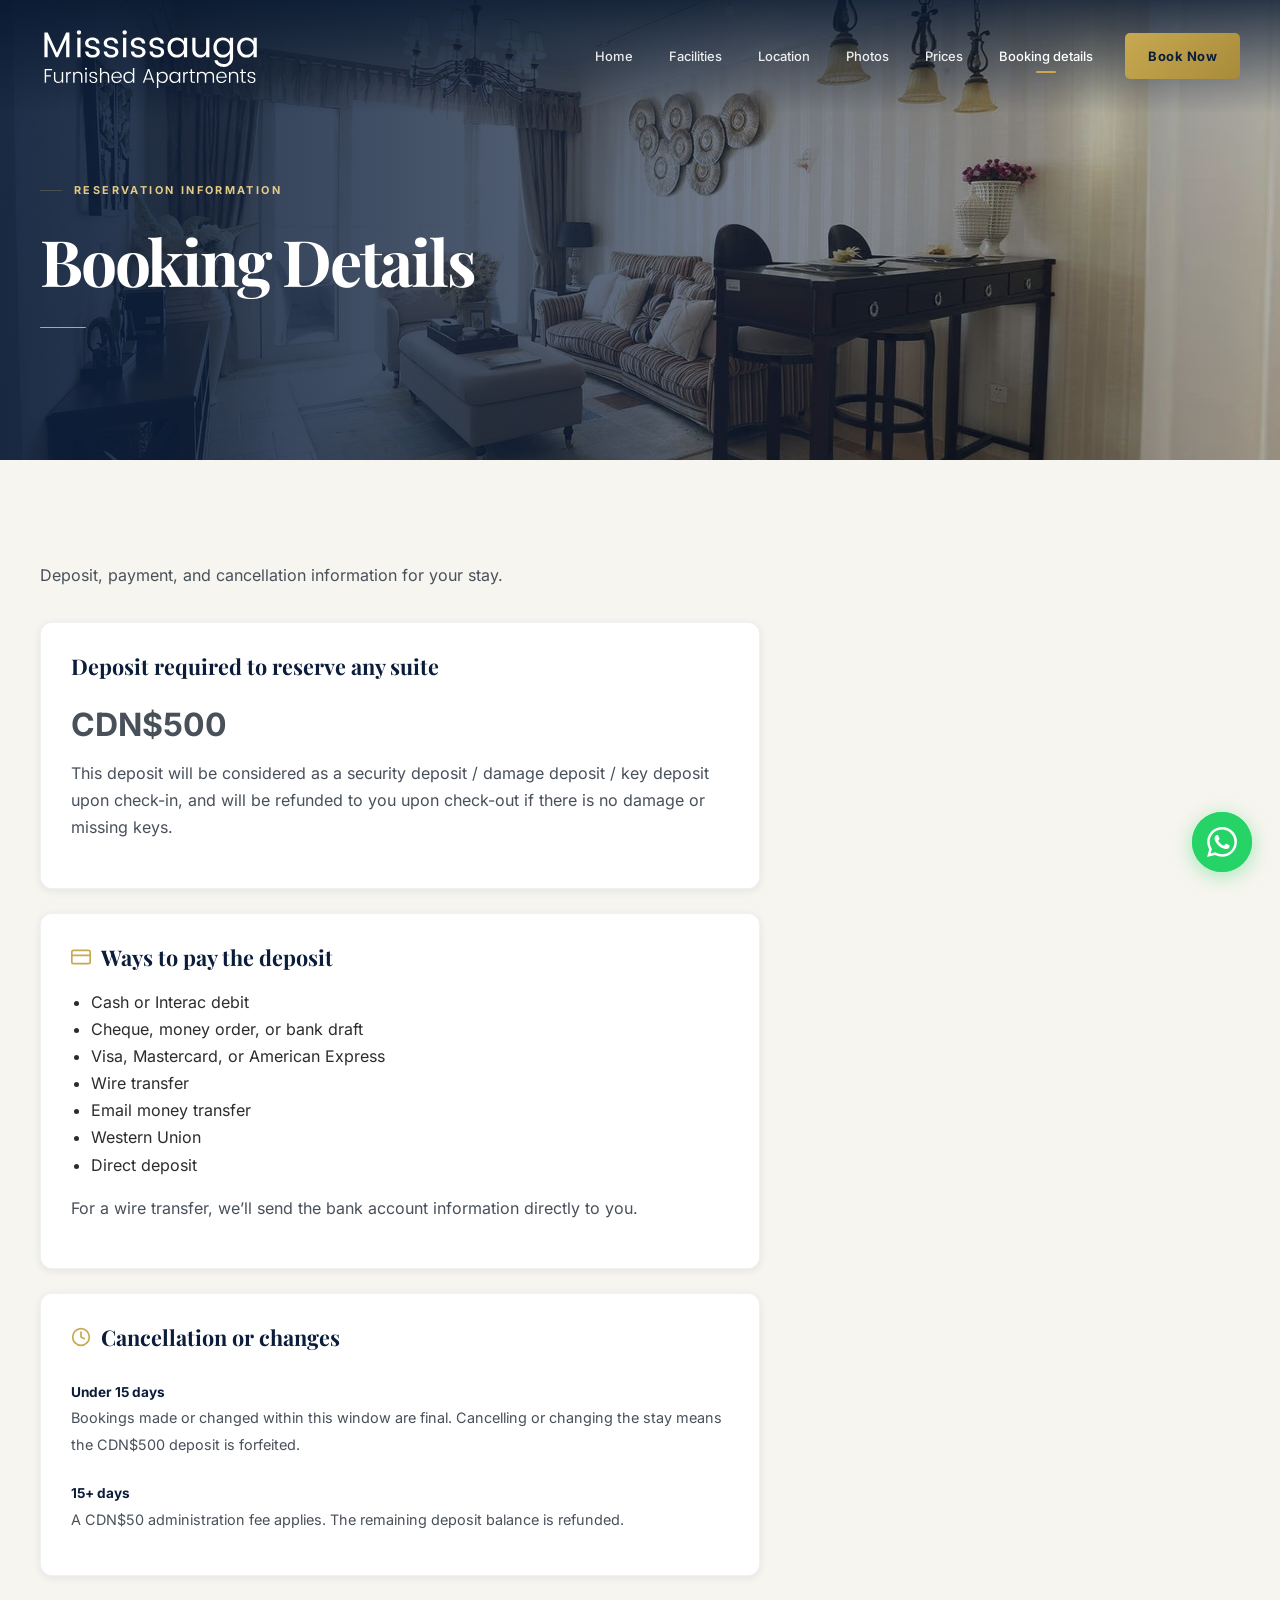
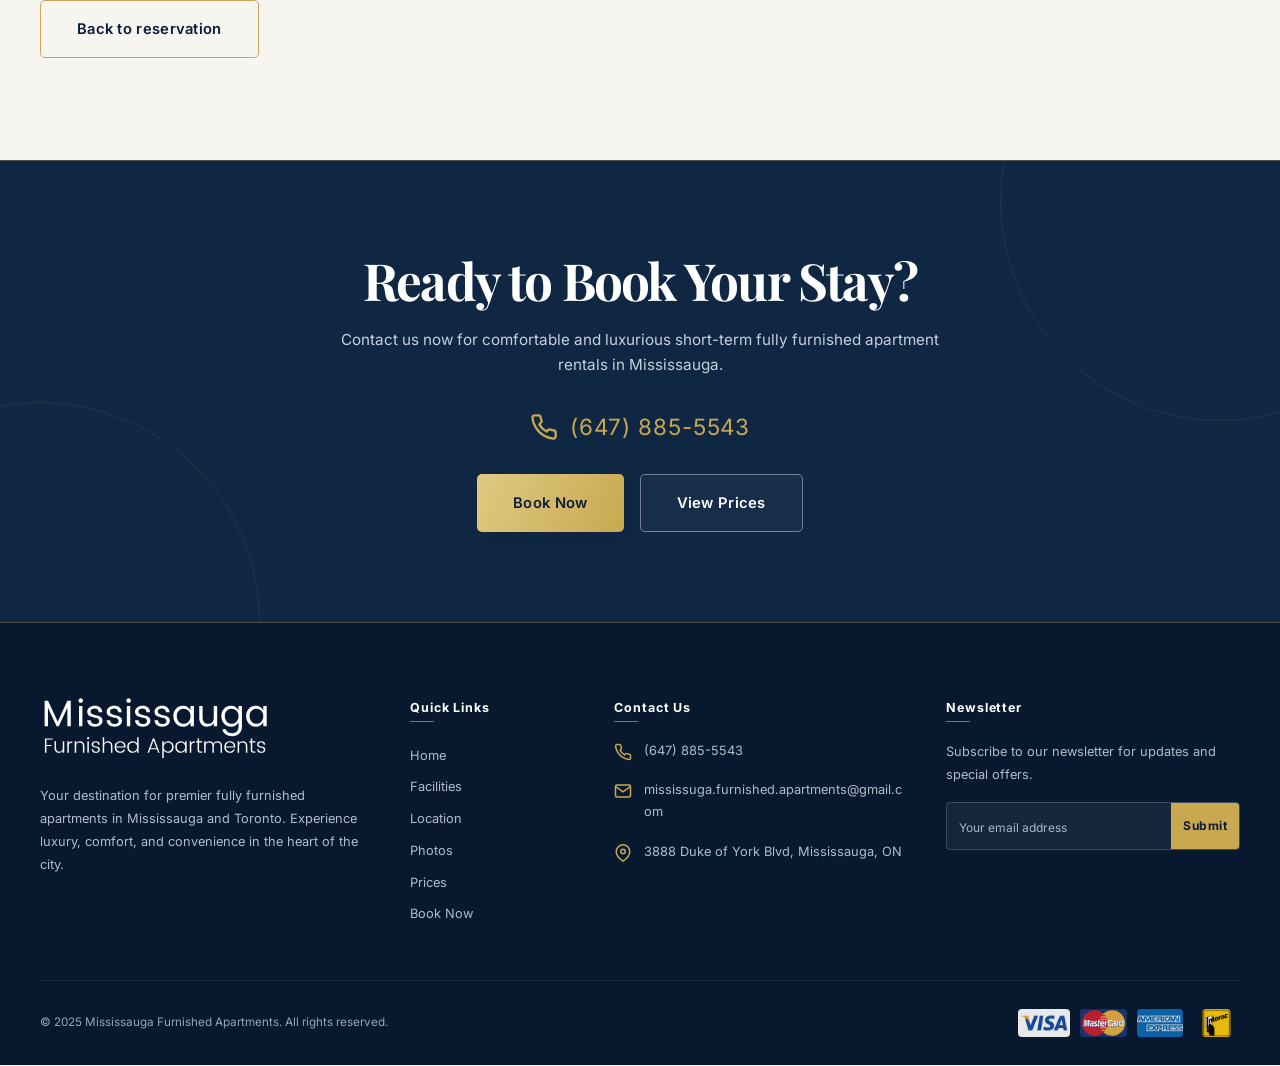
<file: booking-details.html>
<!DOCTYPE html>
<html lang="en">
<head>
  <meta charset="UTF-8">
  <meta name="viewport" content="width=device-width, initial-scale=1.0">
  <title>Booking Details | Mississauga Furnished Apartments</title>
  <meta name="description" content="Deposit, payment, and cancellation details for booking a furnished apartment in Mississauga. A CDN$500 deposit is required to reserve any suite.">
  <meta name="robots" content="index, follow, max-snippet:-1, max-image-preview:large, max-video-preview:-1">
  <meta name="author" content="Mississauga Furnished Apartments">
  <meta name="theme-color" content="#0B1D3A">
  <meta property="og:url" content="https://mississauga-furnished-apartments.ca/booking-details">
  <meta property="og:title" content="Booking Details | Mississauga Furnished Apartments">
  <meta property="og:type" content="website">
  <meta property="og:description" content="Deposit, payment, and cancellation details for booking a furnished apartment in Mississauga.">
  <meta property="og:image" content="https://assets.zyrosite.com/cdn-cgi/image/format=auto,w=1440,h=756,fit=crop,f=jpeg/ALpO9k4QVlsZ2wb2/whatsapp-image-2024-09-22-at-12.25.36-pm-2-d95KN5geLQuXe1zx.jpeg">
  <meta property="og:image:width" content="1440">
  <meta property="og:image:height" content="756">
  <meta property="og:image:alt" content="Fully furnished apartment suite in Mississauga near Square One">
  <meta property="og:locale" content="en_CA">
  <meta property="og:site_name" content="Mississauga Furnished Apartments">
  <meta name="twitter:card" content="summary_large_image">
  <meta name="twitter:title" content="Booking Details | Mississauga Furnished Apartments">
  <meta name="twitter:description" content="Deposit, payment, and cancellation details for booking a furnished apartment in Mississauga.">
  <meta name="twitter:image" content="https://assets.zyrosite.com/cdn-cgi/image/format=auto,w=1440,h=756,fit=crop,f=jpeg/ALpO9k4QVlsZ2wb2/whatsapp-image-2024-09-22-at-12.25.36-pm-2-d95KN5geLQuXe1zx.jpeg">
  <meta name="twitter:image:alt" content="Fully furnished apartment suite in Mississauga near Square One">
  <link rel="canonical" href="https://mississauga-furnished-apartments.ca/booking-details">
  <link rel="icon" href="/favicon.ico" type="image/x-icon" sizes="16x16 32x32 48x48 64x64 96x96 128x128 256x256">
  <link rel="icon" href="/favicon-96.png" type="image/png" sizes="96x96">
  <link rel="apple-touch-icon" href="/apple-touch-icon.png" sizes="180x180">
  <link rel="manifest" href="/site.webmanifest">
  <link rel="preload" as="image" type="image/avif" href="/images/facility-bg-mp86rRVwpPU0ooEl-w1920-ec77679001.avif" imagesrcset="/images/facility-bg-mp86rRVwpPU0ooEl-w768-3073a7bddd.avif 768w, /images/facility-bg-mp86rRVwpPU0ooEl-w1280-a68b2f551b.avif 1280w, /images/facility-bg-mp86rRVwpPU0ooEl-w1920-ec77679001.avif 1920w" imagesizes="100vw" fetchpriority="high">
  <link rel="preload" href="/fonts/playfair-var-latin.woff2" as="font" type="font/woff2" crossorigin>
  <link rel="preload" href="/fonts/inter-var-latin.woff2" as="font" type="font/woff2" crossorigin>
  <link rel="stylesheet" href="/assets/styles.dffad06f37.css">
  <script>document.documentElement.classList.add('js');</script>
  <script src="/assets/main.bd0d6fdb8a.js" defer></script>

  <script type="application/ld+json">
  {"@context":"https://schema.org","@graph":[{"@type":"LodgingBusiness","@id":"https://mississauga-furnished-apartments.ca/#business","name":"Mississauga Furnished Apartments","url":"https://mississauga-furnished-apartments.ca/","logo":"https://mississauga-furnished-apartments.ca/images/logdefeo-YZ97rq5DNquVJy9x-2dbbc9e1d8.svg","telephone":"+1-647-885-5543","email":"mississuga.furnished.apartments@gmail.com","address":{"@type":"PostalAddress","streetAddress":"3888 Duke of York Blvd","addressLocality":"Mississauga","addressRegion":"ON","addressCountry":"CA"},"checkinTime":"15:00","checkoutTime":"11:00","paymentAccepted":"American Express, Visa, Mastercard, Interac"},{"@type":"WebSite","@id":"https://mississauga-furnished-apartments.ca/#website","url":"https://mississauga-furnished-apartments.ca/","name":"Mississauga Furnished Apartments","inLanguage":"en-CA","publisher":{"@id":"https://mississauga-furnished-apartments.ca/#business"}},{"@type":"WebPage","@id":"https://mississauga-furnished-apartments.ca/booking-details#webpage","url":"https://mississauga-furnished-apartments.ca/booking-details","name":"Booking Details | Mississauga Furnished Apartments","description":"Deposit, payment, and cancellation details for booking a furnished apartment in Mississauga.","inLanguage":"en-CA","isPartOf":{"@id":"https://mississauga-furnished-apartments.ca/#website"},"about":{"@id":"https://mississauga-furnished-apartments.ca/#business"},"breadcrumb":{"@id":"https://mississauga-furnished-apartments.ca/booking-details#breadcrumb"}},{"@type":"BreadcrumbList","@id":"https://mississauga-furnished-apartments.ca/booking-details#breadcrumb","itemListElement":[{"@type":"ListItem","position":1,"name":"Home","item":"https://mississauga-furnished-apartments.ca/"},{"@type":"ListItem","position":2,"name":"Booking Details","item":"https://mississauga-furnished-apartments.ca/booking-details"}]}]}
  </script>
</head>
<body class="page-booking-details">

  <a class="skip-link" href="#main">Skip to main content</a>

  <!-- Header -->
  <header class="header transparent">
    <div class="container">
      <a href="/" class="header-logo">
        <img decoding="async" src="/images/logdefeo-YZ97rq5DNquVJy9x-2dbbc9e1d8.svg" alt="Mississauga Furnished Apartments logo">
      </a>
      <nav class="header-nav" id="site-nav" aria-label="Main navigation">
        <a href="/">Home</a>
        <a href="/facilities">Facilities</a>
        <a href="/location">Location</a>
        <a href="/gallery">Photos</a>
        <a href="/pricing">Prices</a>
        <a href="/booking-details" class="active">Booking details</a>
        <a href="/booking" class="btn-book">Book Now</a>
      </nav>
      <button class="hamburger" type="button" aria-label="Toggle menu" aria-expanded="false" aria-controls="site-nav">
        <span></span>
        <span></span>
        <span></span>
      </button>
    </div>
  </header>
  <div class="mobile-overlay"></div>

  <main id="main">

  <!-- Page Hero -->
  <section class="page-hero">
    <picture style="display:contents"><source type="image/avif" srcset="/images/facility-bg-mp86rRVwpPU0ooEl-w768-3073a7bddd.avif 768w, /images/facility-bg-mp86rRVwpPU0ooEl-w1280-a68b2f551b.avif 1280w, /images/facility-bg-mp86rRVwpPU0ooEl-w1920-ec77679001.avif 1920w" sizes="100vw"><img width="1920" height="1279" class="hero-bg" src="/images/facility-bg-mp86rRVwpPU0ooEl-w1920-f03b5ac982.webp" srcset="/images/facility-bg-mp86rRVwpPU0ooEl-w768-370ede7451.webp 768w, /images/facility-bg-mp86rRVwpPU0ooEl-w1280-33d0abe9c3.webp 1280w, /images/facility-bg-mp86rRVwpPU0ooEl-w1920-f03b5ac982.webp 1920w" sizes="100vw" alt="" fetchpriority="high" decoding="async"></picture>
    <div class="hero-overlay"></div>
    <div class="container">
    <span class="section-label">Reservation Information</span>
    <h1>Booking Details</h1>
    <div class="divider"></div>
    </div>
  </section>

  <!-- Booking Details Section -->
  <section class="section-padding">
    <div class="container">
      <p class="fade-up" style="max-width: 720px; margin-bottom: 2rem;">Deposit, payment, and cancellation information for your stay.</p>

      <!-- Deposit -->
      <div class="sidebar-card fade-up" style="max-width: 720px; margin-bottom: 1.5rem;">
        <h4>Deposit required to reserve any suite</h4>
        <p style="font-size: 2rem; font-weight: 700; margin: 0.5rem 0;">CDN$500</p>
        <p>This deposit will be considered as a security deposit / damage deposit / key deposit upon check-in, and will be refunded to you upon check-out if there is no damage or missing keys.</p>
      </div>

      <!-- Payment methods -->
      <div class="sidebar-card fade-up" style="max-width: 720px; margin-bottom: 1.5rem;">
        <h4>
          <svg width="20" height="20" viewBox="0 0 24 24" fill="none" stroke="currentColor" stroke-width="2" stroke-linecap="round" stroke-linejoin="round"><rect x="1" y="4" width="22" height="16" rx="2" ry="2"/><line x1="1" y1="10" x2="23" y2="10"/></svg>
          Ways to pay the deposit
        </h4>
        <ul style="list-style: disc; padding-left: 1.25rem; margin: 0 0 1rem;">
          <li>Cash or Interac debit</li>
          <li>Cheque, money order, or bank draft</li>
          <li>Visa, Mastercard, or American Express</li>
          <li>Wire transfer</li>
          <li>Email money transfer</li>
          <li>Western Union</li>
          <li>Direct deposit</li>
        </ul>
        <p>For a wire transfer, we&rsquo;ll send the bank account information directly to you.</p>
      </div>

      <!-- Cancellation -->
      <div class="sidebar-card fade-up" style="max-width: 720px; margin-bottom: 1.5rem;">
        <h4>
          <svg width="20" height="20" viewBox="0 0 24 24" fill="none" stroke="currentColor" stroke-width="2" stroke-linecap="round" stroke-linejoin="round"><circle cx="12" cy="12" r="10"/><polyline points="12 6 12 12 16 14"/></svg>
          Cancellation or changes
        </h4>
        <div class="policy-item">
          <div>
            <strong>Under 15 days</strong>
            <span>Bookings made or changed within this window are final. Cancelling or changing the stay means the CDN$500 deposit is forfeited.</span>
          </div>
        </div>
        <div class="policy-item">
          <div>
            <strong>15+ days</strong>
            <span>A CDN$50 administration fee applies. The remaining deposit balance is refunded.</span>
          </div>
        </div>
      </div>

      <a href="/booking" class="btn btn-secondary btn-lg fade-up" style="color:#0B1D3A;border-color:#caa55a;">Back to reservation</a>
    </div>
  </section>

  <!-- CTA Banner -->
  <section class="cta-banner">
    <div class="container">
      <h2 class="fade-up">Ready to Book Your Stay?</h2>
      <p class="fade-up">Contact us now for comfortable and luxurious short-term fully furnished apartment rentals in Mississauga.</p>
      <a href="tel:6478855543" class="cta-phone-large fade-up">
        <svg width="28" height="28" viewBox="0 0 24 24" fill="none" stroke="currentColor" stroke-width="2" stroke-linecap="round" stroke-linejoin="round"><path d="M22 16.92v3a2 2 0 0 1-2.18 2 19.79 19.79 0 0 1-8.63-3.07 19.5 19.5 0 0 1-6-6 19.79 19.79 0 0 1-3.07-8.67A2 2 0 0 1 4.11 2h3a2 2 0 0 1 2 1.72c.13.81.36 1.6.7 2.35a2 2 0 0 1-.45 2.11L8.09 9.91a16 16 0 0 0 6 6l1.27-1.27a2 2 0 0 1 2.11-.45 12.84 12.84 0 0 0 2.81.7A2 2 0 0 1 22 16.92z"/></svg>
        (647) 885-5543
      </a>
      <div class="cta-actions fade-up">
        <a href="/booking" class="btn btn-primary btn-lg">Book Now</a>
        <a href="/pricing" class="btn btn-secondary btn-lg">View Prices</a>
      </div>
    </div>
  </section>

  </main>

  <!-- Footer -->
  <footer class="footer">
    <div class="container">
      <div class="footer-grid stagger-children">
        <div class="footer-col">
          <div class="footer-logo">
            <img decoding="async" src="/images/logdefeo-YZ97rq5DNquVJy9x-2dbbc9e1d8.svg" alt="Mississauga Furnished Apartments logo">
          </div>
          <p>Your destination for premier fully furnished apartments in Mississauga and Toronto. Experience luxury, comfort, and convenience in the heart of the city.</p>
        </div>
        <div class="footer-col">
          <h4>Quick Links</h4>
          <div class="footer-links">
            <a href="/">Home</a>
            <a href="/facilities">Facilities</a>
            <a href="/location">Location</a>
            <a href="/gallery">Photos</a>
            <a href="/pricing">Prices</a>
            <a href="/booking">Book Now</a>
          </div>
        </div>
        <div class="footer-col">
          <h4>Contact Us</h4>
          <div class="footer-contact-item">
            <svg viewBox="0 0 24 24" fill="none" stroke="currentColor" stroke-width="2"><path d="M22 16.92v3a2 2 0 0 1-2.18 2 19.79 19.79 0 0 1-8.63-3.07 19.5 19.5 0 0 1-6-6 19.79 19.79 0 0 1-3.07-8.67A2 2 0 0 1 4.11 2h3a2 2 0 0 1 2 1.72c.13.81.36 1.6.7 2.35a2 2 0 0 1-.45 2.11L8.09 9.91a16 16 0 0 0 6 6l1.27-1.27a2 2 0 0 1 2.11-.45c.75.34 1.54.57 2.35.7A2 2 0 0 1 22 16.92z"/></svg>
            <a href="tel:6478855543">(647) 885-5543</a>
          </div>
          <div class="footer-contact-item">
            <svg viewBox="0 0 24 24" fill="none" stroke="currentColor" stroke-width="2"><path d="M4 4h16c1.1 0 2 .9 2 2v12c0 1.1-.9 2-2 2H4c-1.1 0-2-.9-2-2V6c0-1.1.9-2 2-2z"/><polyline points="22,6 12,13 2,6"/></svg>
            <a href="mailto:mississuga.furnished.apartments@gmail.com">mississuga.furnished.apartments@gmail.com</a>
          </div>
          <div class="footer-contact-item">
            <svg viewBox="0 0 24 24" fill="none" stroke="currentColor" stroke-width="2"><path d="M21 10c0 7-9 13-9 13s-9-6-9-13a9 9 0 0118 0z"/><circle cx="12" cy="10" r="3"/></svg>
            <span>3888 Duke of York Blvd, Mississauga, ON</span>
          </div>
        </div>
        <div class="footer-col">
          <h4>Newsletter</h4>
          <p>Subscribe to our newsletter for updates and special offers.</p>
          <form class="newsletter-form" aria-label="Subscribe form">
            <input type="email" placeholder="Your email address" aria-label="Email address" required>
            <button type="submit">Submit</button>
          </form>
          <p class="newsletter-success">Thank you!</p>
        </div>
      </div>
      <div class="footer-bottom">
        <p>&copy; 2025 Mississauga Furnished Apartments. All rights reserved.</p>
        <div class="payment-icons">
          <img src="/images/visa-YX4XklWv0VcqBEyp-w375-27a1198879.webp" alt="Visa" width="375" height="223" loading="lazy" decoding="async">
          <img src="/images/mastercard-mxBln4ELylSjrXQM-w375-78f10c4a67.webp" alt="Mastercard" width="375" height="223" loading="lazy" decoding="async">
          <img src="/images/amex-AoP65Wn533TgjDZ9-w375-a452a478ac.webp" alt="American Express" width="375" height="223" loading="lazy" decoding="async">
          <img src="/images/interac-ALpOke0k69hXBN4z-w375-0bcfb3b7e1.webp" alt="Interac" width="375" height="223" loading="lazy" decoding="async">
        </div>
      </div>
    </div>
  </footer>

  <!-- WhatsApp Float -->
  <a href="https://wa.me/16478855543" target="_blank" rel="noopener noreferrer" class="whatsapp-float" aria-label="Chat on WhatsApp">
    <svg viewBox="0 0 24 24"><path d="M17.472 14.382c-.297-.149-1.758-.867-2.03-.967-.273-.099-.471-.148-.67.15-.197.297-.767.966-.94 1.164-.173.199-.347.223-.644.075-.297-.15-1.255-.463-2.39-1.475-.883-.788-1.48-1.761-1.653-2.059-.173-.297-.018-.458.13-.606.134-.133.298-.347.446-.52.149-.174.198-.298.298-.497.099-.198.05-.371-.025-.52-.075-.149-.669-1.612-.916-2.207-.242-.579-.487-.5-.669-.51-.173-.008-.371-.01-.57-.01-.198 0-.52.074-.792.372-.272.297-1.04 1.016-1.04 2.479 0 1.462 1.065 2.875 1.213 3.074.149.198 2.096 3.2 5.077 4.487.709.306 1.262.489 1.694.625.712.227 1.36.195 1.871.118.571-.085 1.758-.719 2.006-1.413.248-.694.248-1.289.173-1.413-.074-.124-.272-.198-.57-.347m-5.421 7.403h-.004a9.87 9.87 0 01-5.031-1.378l-.361-.214-3.741.982.998-3.648-.235-.374a9.86 9.86 0 01-1.51-5.26c.001-5.45 4.436-9.884 9.888-9.884 2.64 0 5.122 1.03 6.988 2.898a9.825 9.825 0 012.893 6.994c-.003 5.45-4.437 9.884-9.885 9.884m8.413-18.297A11.815 11.815 0 0012.05 0C5.495 0 .16 5.335.157 11.892c0 2.096.547 4.142 1.588 5.945L.057 24l6.305-1.654a11.882 11.882 0 005.683 1.448h.005c6.554 0 11.89-5.335 11.893-11.893a11.821 11.821 0 00-3.48-8.413z"/></svg>
  </a>

  <!-- Scroll to Top -->
  <button class="scroll-top" aria-label="Scroll to top">
    <svg viewBox="0 0 24 24" fill="none" stroke="currentColor" stroke-width="2" stroke-linecap="round" stroke-linejoin="round"><polyline points="18 15 12 9 6 15"/></svg>
  </button>

</body>
</html>
</file>
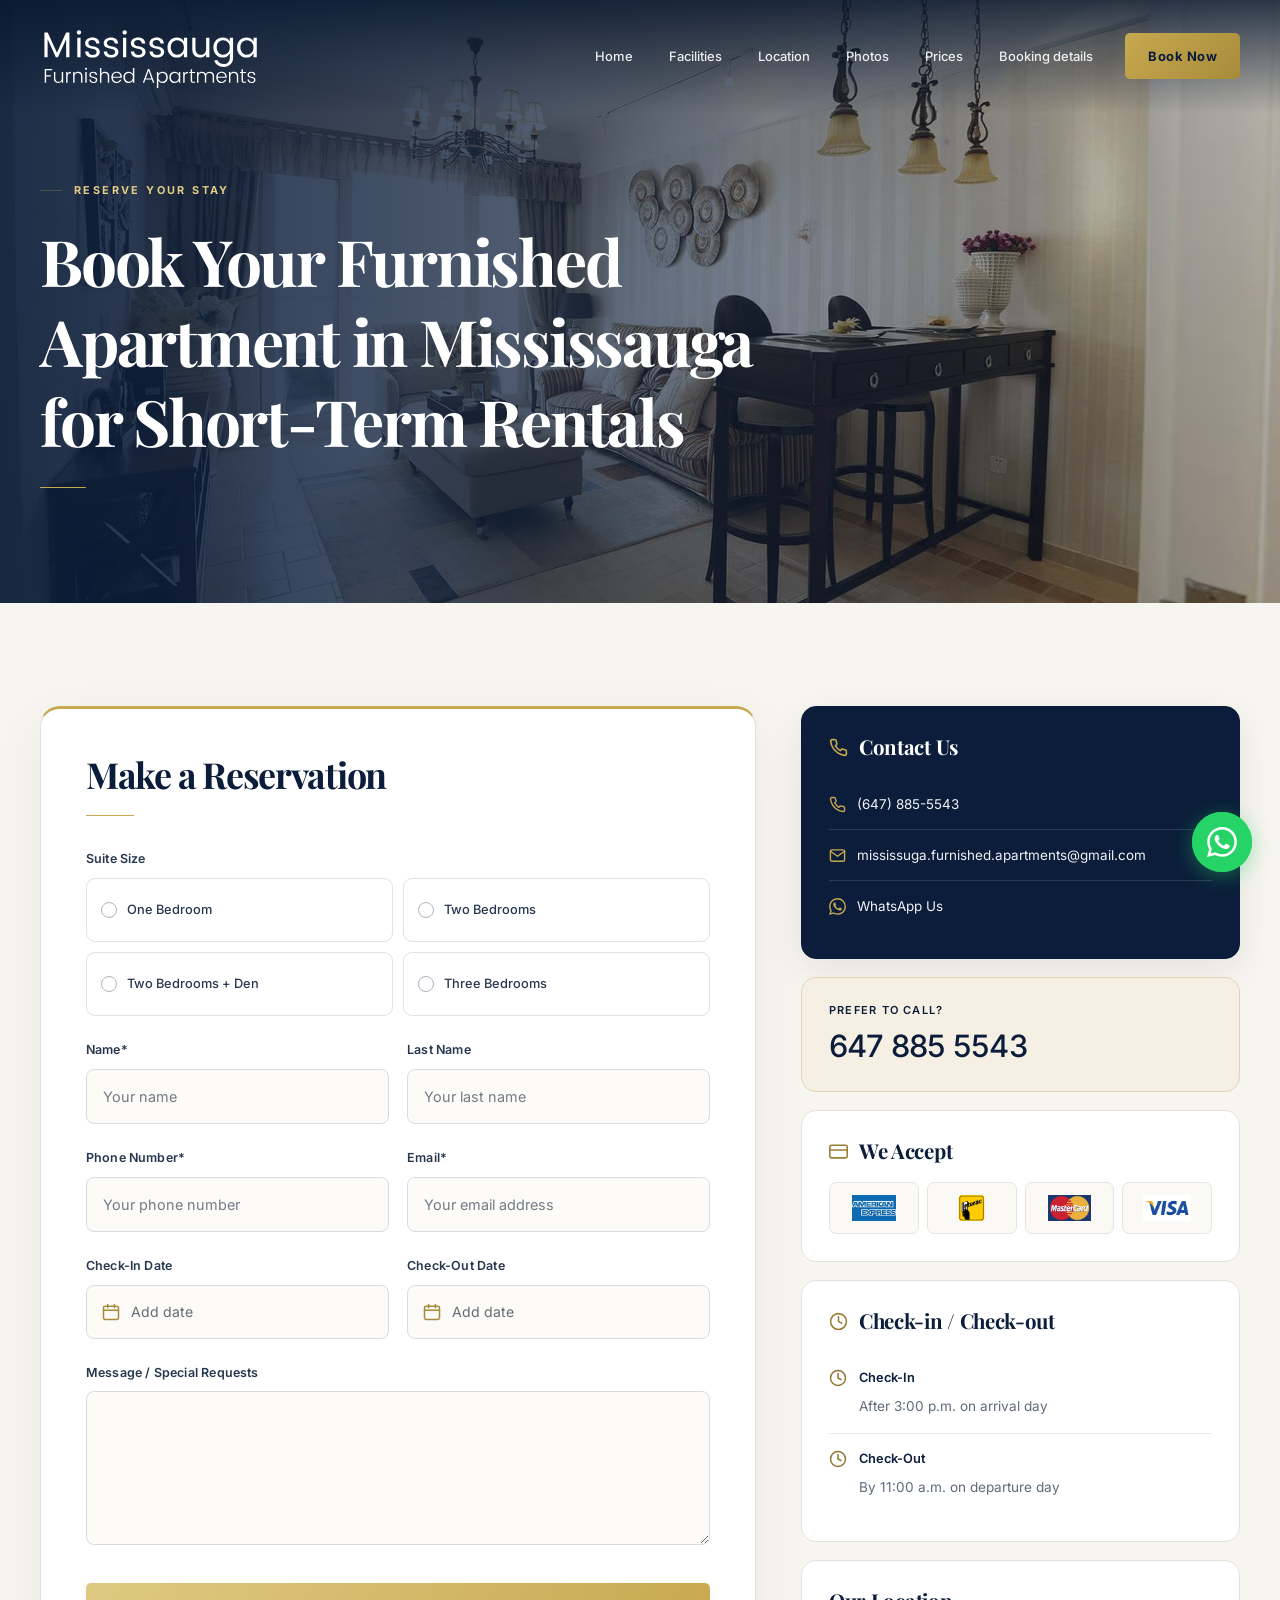
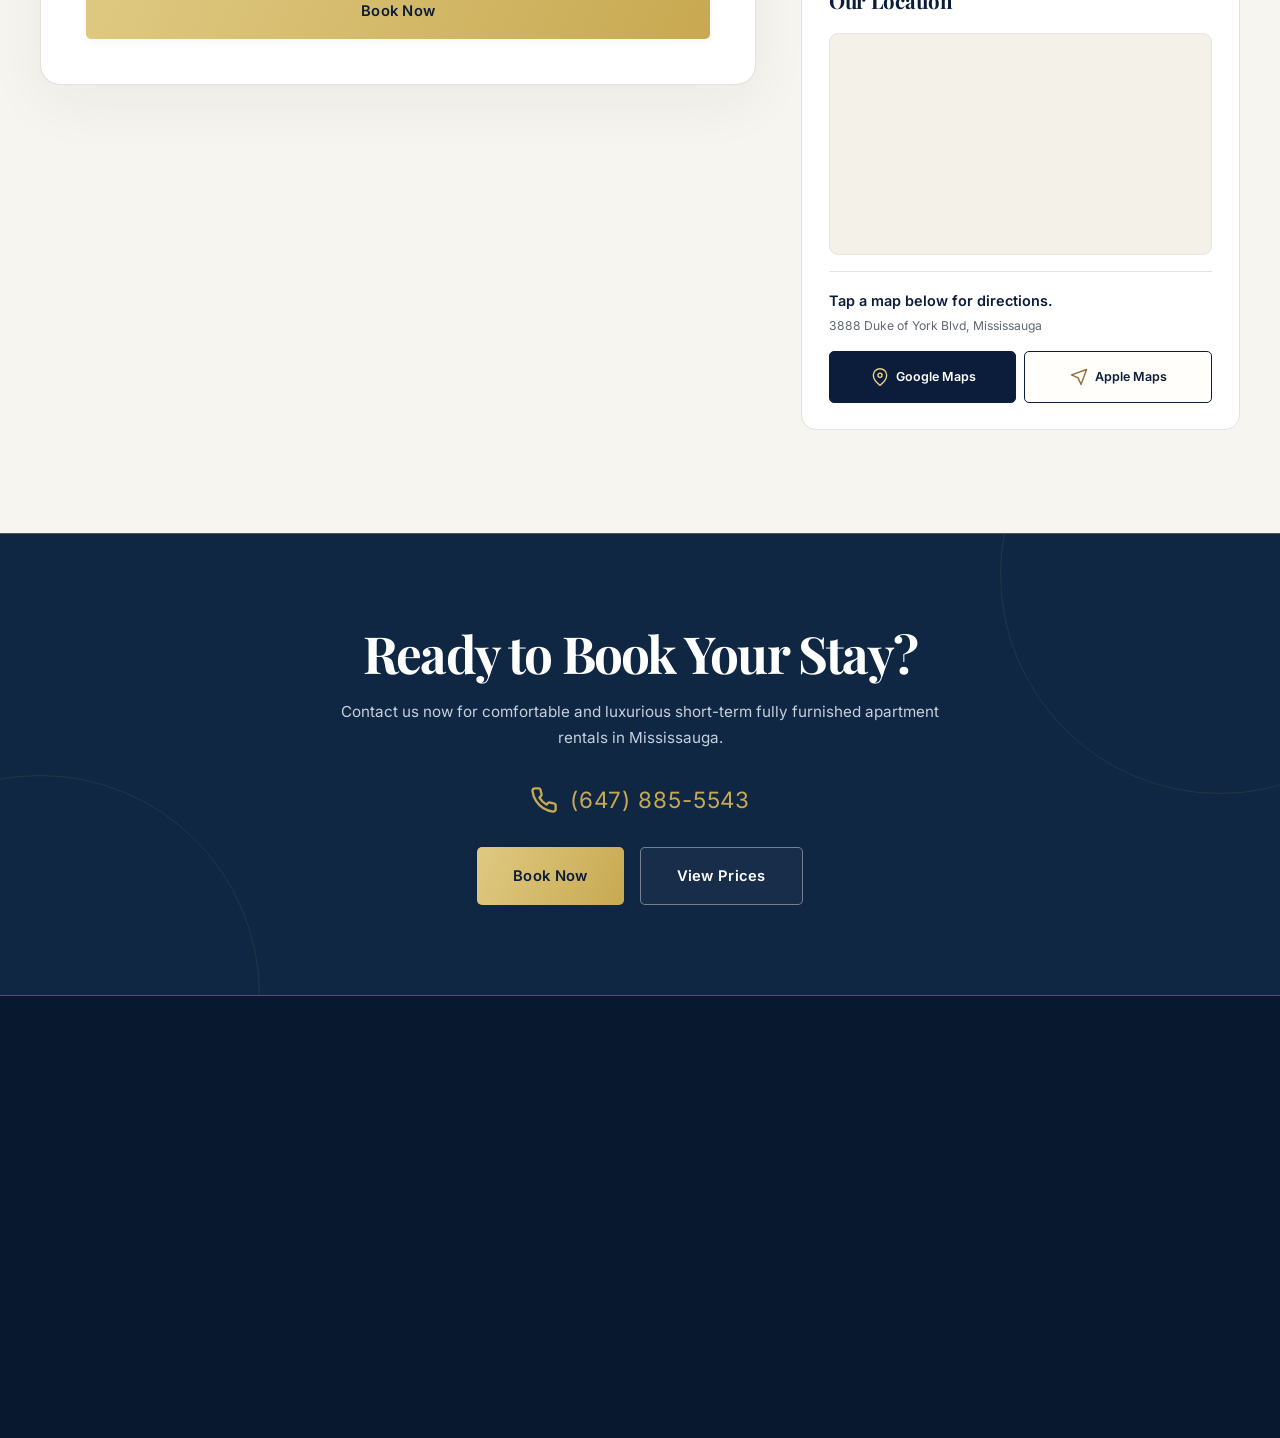
<file: booking.html>
<!DOCTYPE html>
<html lang="en">
<head>
  <meta charset="UTF-8">
  <meta name="viewport" content="width=device-width, initial-scale=1.0">
  <title>Request a Stay | Mississauga Furnished Apartments</title>
  <meta name="description" content="Send a reservation request for a furnished apartment in Mississauga. Choose your suite and dates, or call (647) 885-5543 to discuss your stay.">
  <meta name="robots" content="index, follow, max-snippet:-1, max-image-preview:large, max-video-preview:-1">
  <meta name="author" content="Mississauga Furnished Apartments">
  <meta name="theme-color" content="#0B1D3A">
  <meta property="og:url" content="https://mississauga-furnished-apartments.ca/booking">
  <meta property="og:title" content="Request a Stay | Mississauga Furnished Apartments">
  <meta property="og:type" content="website">
  <meta property="og:description" content="Send a reservation request for a furnished apartment in Mississauga. Choose your suite and dates, or call (647) 885-5543 to discuss your stay.">
  <meta property="og:image" content="https://assets.zyrosite.com/cdn-cgi/image/format=auto,w=1440,h=756,fit=crop,f=jpeg/ALpO9k4QVlsZ2wb2/whatsapp-image-2024-09-22-at-12.25.36-pm-2-d95KN5geLQuXe1zx.jpeg">
  <meta property="og:image:width" content="1440">
  <meta property="og:image:height" content="756">
  <meta property="og:image:alt" content="Fully furnished apartment suite in Mississauga near Square One">
  <meta property="og:locale" content="en_CA">
  <meta property="og:site_name" content="Mississauga Furnished Apartments">
  <meta name="twitter:card" content="summary_large_image">
  <meta name="twitter:title" content="Request a Stay | Mississauga Furnished Apartments">
  <meta name="twitter:description" content="Send a reservation request for a furnished apartment in Mississauga. Choose your suite and dates, or call (647) 885-5543 to discuss your stay.">
  <meta name="twitter:image" content="https://assets.zyrosite.com/cdn-cgi/image/format=auto,w=1440,h=756,fit=crop,f=jpeg/ALpO9k4QVlsZ2wb2/whatsapp-image-2024-09-22-at-12.25.36-pm-2-d95KN5geLQuXe1zx.jpeg">
  <meta name="twitter:image:alt" content="Fully furnished apartment suite in Mississauga near Square One">
  <link rel="canonical" href="https://mississauga-furnished-apartments.ca/booking">
  <link rel="icon" href="/favicon.ico" type="image/x-icon" sizes="16x16 32x32 48x48 64x64 96x96 128x128 256x256">
  <link rel="icon" href="/favicon-96.png" type="image/png" sizes="96x96">
  <link rel="apple-touch-icon" href="/apple-touch-icon.png" sizes="180x180">
  <link rel="manifest" href="/site.webmanifest">
  <link rel="preload" as="image" type="image/avif" href="/images/facility-bg-mp86rRVwpPU0ooEl-w1920-ec77679001.avif" imagesrcset="/images/facility-bg-mp86rRVwpPU0ooEl-w768-3073a7bddd.avif 768w, /images/facility-bg-mp86rRVwpPU0ooEl-w1280-a68b2f551b.avif 1280w, /images/facility-bg-mp86rRVwpPU0ooEl-w1920-ec77679001.avif 1920w" imagesizes="100vw" fetchpriority="high">
  <link rel="preload" href="/fonts/playfair-var-latin.woff2" as="font" type="font/woff2" crossorigin>
  <link rel="preload" href="/fonts/inter-var-latin.woff2" as="font" type="font/woff2" crossorigin>
  <link rel="stylesheet" href="/assets/styles.dffad06f37.css">
  <link rel="stylesheet" href="/assets/date-range.55b953f54b.css">
  <script>document.documentElement.classList.add('js');</script>
  <script src="/assets/main.bd0d6fdb8a.js" defer></script>
  <script src="/assets/date-range.2e9ea5ccde.js" defer></script>

  <script type="application/ld+json">
  {"@context":"https://schema.org","@graph":[{"@type":"LodgingBusiness","@id":"https://mississauga-furnished-apartments.ca/#business","name":"Mississauga Furnished Apartments","url":"https://mississauga-furnished-apartments.ca/","logo":"https://mississauga-furnished-apartments.ca/images/logdefeo-YZ97rq5DNquVJy9x-2dbbc9e1d8.svg","telephone":"+1-647-885-5543","email":"mississuga.furnished.apartments@gmail.com","address":{"@type":"PostalAddress","streetAddress":"3888 Duke of York Blvd","addressLocality":"Mississauga","addressRegion":"ON","addressCountry":"CA"},"checkinTime":"15:00","checkoutTime":"11:00","paymentAccepted":"American Express, Visa, Mastercard, Interac"},{"@type":"WebSite","@id":"https://mississauga-furnished-apartments.ca/#website","url":"https://mississauga-furnished-apartments.ca/","name":"Mississauga Furnished Apartments","inLanguage":"en-CA","publisher":{"@id":"https://mississauga-furnished-apartments.ca/#business"}},{"@type":"WebPage","@id":"https://mississauga-furnished-apartments.ca/booking#webpage","url":"https://mississauga-furnished-apartments.ca/booking","name":"Request a Stay | Mississauga Furnished Apartments","description":"Send a reservation request for a furnished apartment in Mississauga. Choose your suite and dates, or call (647) 885-5543 to discuss your stay.","inLanguage":"en-CA","isPartOf":{"@id":"https://mississauga-furnished-apartments.ca/#website"},"about":{"@id":"https://mississauga-furnished-apartments.ca/#business"},"breadcrumb":{"@id":"https://mississauga-furnished-apartments.ca/booking#breadcrumb"}},{"@type":"BreadcrumbList","@id":"https://mississauga-furnished-apartments.ca/booking#breadcrumb","itemListElement":[{"@type":"ListItem","position":1,"name":"Home","item":"https://mississauga-furnished-apartments.ca/"},{"@type":"ListItem","position":2,"name":"Book Now","item":"https://mississauga-furnished-apartments.ca/booking"}]}]}
  </script>
</head>
<body class="page-booking">

  <a class="skip-link" href="#main">Skip to main content</a>

  <!-- Header -->
  <header class="header transparent">
    <div class="container">
      <a href="/" class="header-logo">
        <img decoding="async" src="/images/logdefeo-YZ97rq5DNquVJy9x-2dbbc9e1d8.svg" alt="Mississauga Furnished Apartments logo">
      </a>
      <nav class="header-nav" id="site-nav" aria-label="Main navigation">
        <a href="/">Home</a>
        <a href="/facilities">Facilities</a>
        <a href="/location">Location</a>
        <a href="/gallery">Photos</a>
        <a href="/pricing">Prices</a>
        <a href="/booking-details">Booking details</a>
        <a href="/booking" class="btn-book active">Book Now</a>
      </nav>
      <button class="hamburger" type="button" aria-label="Toggle menu" aria-expanded="false" aria-controls="site-nav">
        <span></span>
        <span></span>
        <span></span>
      </button>
    </div>
  </header>
  <div class="mobile-overlay"></div>

  <main id="main">

  <!-- Page Hero -->
  <section class="page-hero">
    <picture style="display:contents"><source type="image/avif" srcset="/images/facility-bg-mp86rRVwpPU0ooEl-w768-3073a7bddd.avif 768w, /images/facility-bg-mp86rRVwpPU0ooEl-w1280-a68b2f551b.avif 1280w, /images/facility-bg-mp86rRVwpPU0ooEl-w1920-ec77679001.avif 1920w" sizes="100vw"><img width="1920" height="1279" class="hero-bg" src="/images/facility-bg-mp86rRVwpPU0ooEl-w1920-f03b5ac982.webp" srcset="/images/facility-bg-mp86rRVwpPU0ooEl-w768-370ede7451.webp 768w, /images/facility-bg-mp86rRVwpPU0ooEl-w1280-33d0abe9c3.webp 1280w, /images/facility-bg-mp86rRVwpPU0ooEl-w1920-f03b5ac982.webp 1920w" sizes="100vw" alt="" fetchpriority="high" decoding="async"></picture>
    <div class="hero-overlay"></div>
    <div class="container">
    <span class="section-label">Reserve Your Stay</span>
    <h1>Book Your Furnished Apartment in Mississauga for Short-Term Rentals</h1>
    <div class="divider"></div>
    </div>
  </section>

  <!-- Booking Section -->
  <section class="section-padding">
    <div class="container">
      <div class="booking-grid fade-up">

        <!-- Left Side - Booking Form -->
        <div class="booking-form">
          <h3>Make a Reservation</h3>

          <form action="/api/booking" method="POST" accept-charset="UTF-8">
            <input type="text" name="_honey" tabindex="-1" autocomplete="off" style="display: none;">

            <!-- Suite Size -->
            <div class="form-group">
              <label>Suite Size</label>
              <div class="radio-cards">
                <div class="radio-card">
                  <input type="radio" name="suite" id="suite1" value="One Bedroom">
                  <label for="suite1">One Bedroom</label>
                </div>
                <div class="radio-card">
                  <input type="radio" name="suite" id="suite2" value="Two Bedrooms">
                  <label for="suite2">Two Bedrooms</label>
                </div>
                <div class="radio-card">
                  <input type="radio" name="suite" id="suite3" value="Two Bedrooms Plus Den">
                  <label for="suite3">Two Bedrooms + Den</label>
                </div>
                <div class="radio-card">
                  <input type="radio" name="suite" id="suite4" value="Three Bedrooms">
                  <label for="suite4">Three Bedrooms</label>
                </div>
              </div>
            </div>

            <!-- Name Fields -->
            <div class="form-row">
              <div class="form-group">
                <label>Name*</label>
                <input type="text" name="name" placeholder="Your name" autocomplete="given-name" required>
                <div class="form-error">Please enter your name</div>
              </div>
              <div class="form-group">
                <label>Last Name</label>
                <input type="text" name="lastname" placeholder="Your last name" autocomplete="family-name">
              </div>
            </div>

            <!-- Phone & Email -->
            <div class="form-row">
              <div class="form-group">
                <label>Phone Number*</label>
                <input type="tel" name="phone" placeholder="Your phone number" autocomplete="tel" required>
              </div>
              <div class="form-group">
                <label>Email*</label>
                <input type="email" name="email" placeholder="Your email address" autocomplete="email" required>
                <div class="form-error">Please enter a valid email</div>
              </div>
            </div>

            <!-- Check-in & Check-out -->
            <div class="date-range" data-date-range>
              <div class="form-row date-range__fields">
                <div class="form-group">
                  <label for="checkin-trigger">Check-In Date</label>
                  <button type="button" class="date-range__field" id="checkin-trigger" data-role="checkin" aria-haspopup="dialog" aria-expanded="false" aria-controls="date-range-panel">
                    <svg class="date-range__icon" viewBox="0 0 24 24" fill="none" stroke="currentColor" stroke-width="1.8" stroke-linecap="round" stroke-linejoin="round" aria-hidden="true"><rect x="3" y="5" width="18" height="16" rx="2"/><path d="M3 10h18M8 3v4M16 3v4"/></svg>
                    <span class="date-range__value" data-display="checkin">Add date</span>
                  </button>
                  <input type="hidden" name="checkin" value="" autocomplete="off">
                </div>
                <div class="form-group">
                  <label for="checkout-trigger">Check-Out Date</label>
                  <button type="button" class="date-range__field" id="checkout-trigger" data-role="checkout" aria-haspopup="dialog" aria-expanded="false" aria-controls="date-range-panel">
                    <svg class="date-range__icon" viewBox="0 0 24 24" fill="none" stroke="currentColor" stroke-width="1.8" stroke-linecap="round" stroke-linejoin="round" aria-hidden="true"><rect x="3" y="5" width="18" height="16" rx="2"/><path d="M3 10h18M8 3v4M16 3v4"/></svg>
                    <span class="date-range__value" data-display="checkout">Add date</span>
                  </button>
                  <input type="hidden" name="checkout" value="" autocomplete="off">
                </div>
              </div>
              <p class="date-range__meta" data-nights hidden></p>
              <div class="date-range__panel" id="date-range-panel" data-panel hidden role="dialog" aria-label="Choose stay dates"></div>
            </div>

            <!-- Message -->
            <div class="form-group">
              <label>Message / Special Requests</label>
              <textarea name="message"></textarea>
            </div>

            <!-- Submit -->
            <button type="submit" class="btn btn-primary btn-lg" style="width: 100%;">Book Now</button>
          </form>

          <div class="form-success" style="display: none;" role="status" aria-live="polite">
            <h4>Reservation Request Sent!</h4>
            <p>Thank you for your booking request. We will contact you shortly to confirm your reservation.</p>
          </div>
        </div>

        <!-- Right Side - Sidebar -->
        <div class="booking-sidebar">

          <!-- Card 1 - Contact Info -->
          <div class="sidebar-card">
            <h4>
              <svg width="20" height="20" viewBox="0 0 24 24" fill="none" stroke="currentColor" stroke-width="2" stroke-linecap="round" stroke-linejoin="round"><path d="M22 16.92v3a2 2 0 0 1-2.18 2 19.79 19.79 0 0 1-8.63-3.07 19.5 19.5 0 0 1-6-6 19.79 19.79 0 0 1-3.07-8.67A2 2 0 0 1 4.11 2h3a2 2 0 0 1 2 1.72 12.84 12.84 0 0 0 .7 2.81 2 2 0 0 1-.45 2.11L8.09 9.91a16 16 0 0 0 6 6l1.27-1.27a2 2 0 0 1 2.11-.45 12.84 12.84 0 0 0 2.81.7A2 2 0 0 1 22 16.92z"/></svg>
              Contact Us
            </h4>
            <div class="sidebar-contact-item">
              <svg width="18" height="18" viewBox="0 0 24 24" fill="none" stroke="currentColor" stroke-width="2" stroke-linecap="round" stroke-linejoin="round"><path d="M22 16.92v3a2 2 0 0 1-2.18 2 19.79 19.79 0 0 1-8.63-3.07 19.5 19.5 0 0 1-6-6 19.79 19.79 0 0 1-3.07-8.67A2 2 0 0 1 4.11 2h3a2 2 0 0 1 2 1.72 12.84 12.84 0 0 0 .7 2.81 2 2 0 0 1-.45 2.11L8.09 9.91a16 16 0 0 0 6 6l1.27-1.27a2 2 0 0 1 2.11-.45 12.84 12.84 0 0 0 2.81.7A2 2 0 0 1 22 16.92z"/></svg>
              <a href="tel:6478855543">(647) 885-5543</a>
            </div>
            <div class="sidebar-contact-item">
              <svg width="18" height="18" viewBox="0 0 24 24" fill="none" stroke="currentColor" stroke-width="2" stroke-linecap="round" stroke-linejoin="round"><path d="M4 4h16c1.1 0 2 .9 2 2v12c0 1.1-.9 2-2 2H4c-1.1 0-2-.9-2-2V6c0-1.1.9-2 2-2z"/><polyline points="22,6 12,13 2,6"/></svg>
              <a href="mailto:mississuga.furnished.apartments@gmail.com">mississuga.furnished.apartments@gmail.com</a>
            </div>
            <div class="sidebar-contact-item">
              <svg width="18" height="18" viewBox="0 0 24 24" fill="currentColor"><path d="M17.472 14.382c-.297-.149-1.758-.867-2.03-.967-.273-.099-.471-.148-.67.15-.197.297-.767.966-.94 1.164-.173.199-.347.223-.644.075-.297-.15-1.255-.463-2.39-1.475-.883-.788-1.48-1.761-1.653-2.059-.173-.297-.018-.458.13-.606.134-.133.298-.347.446-.52.149-.174.198-.298.298-.497.099-.198.05-.371-.025-.52-.075-.149-.669-1.612-.916-2.207-.242-.579-.487-.5-.669-.51-.173-.008-.371-.01-.57-.01-.198 0-.52.074-.792.372-.272.297-1.04 1.016-1.04 2.479 0 1.462 1.065 2.875 1.213 3.074.149.198 2.096 3.2 5.077 4.487.709.306 1.262.489 1.694.625.712.227 1.36.195 1.871.118.571-.085 1.758-.719 2.006-1.413.248-.694.248-1.289.173-1.413-.074-.124-.272-.198-.57-.347m-5.421 7.403h-.004a9.87 9.87 0 01-5.031-1.378l-.361-.214-3.741.982.998-3.648-.235-.374a9.86 9.86 0 01-1.51-5.26c.001-5.45 4.436-9.884 9.888-9.884 2.64 0 5.122 1.03 6.988 2.898a9.825 9.825 0 012.893 6.994c-.003 5.45-4.437 9.884-9.885 9.884m8.413-18.297A11.815 11.815 0 0012.05 0C5.495 0 .16 5.335.157 11.892c0 2.096.547 4.142 1.588 5.945L.057 24l6.305-1.654a11.882 11.882 0 005.683 1.448h.005c6.554 0 11.89-5.335 11.893-11.893a11.821 11.821 0 00-3.48-8.413z"/></svg>
              <a href="https://wa.me/16478855543" target="_blank">WhatsApp Us</a>
            </div>
          </div>

          <!-- Card 2 - Prefer to Call (Featured) -->
          <div class="sidebar-card featured">
            <h4>Prefer to Call?</h4>
            <a href="tel:6478855543" class="cta-phone-large">647 885 5543</a>
          </div>

          <!-- Card 3 - Payment Methods -->
          <div class="sidebar-card">
            <h4>
              <svg width="20" height="20" viewBox="0 0 24 24" fill="none" stroke="currentColor" stroke-width="2" stroke-linecap="round" stroke-linejoin="round"><rect x="1" y="4" width="22" height="16" rx="2" ry="2"/><line x1="1" y1="10" x2="23" y2="10"/></svg>
              We Accept
            </h4>
            <div class="payment-methods">
              <div class="payment-method">
                <img src="/images/amex-AoP65Wn533TgjDZ9-w375-a452a478ac.webp" alt="American Express" width="375" height="223" loading="lazy" decoding="async">
              </div>
              <div class="payment-method">
                <img src="/images/interac-ALpOke0k69hXBN4z-w375-0bcfb3b7e1.webp" alt="Interac" width="375" height="223" loading="lazy" decoding="async">
              </div>
              <div class="payment-method">
                <img src="/images/mastercard-mxBln4ELylSjrXQM-w375-78f10c4a67.webp" alt="Mastercard" width="375" height="223" loading="lazy" decoding="async">
              </div>
              <div class="payment-method">
                <img src="/images/visa-YX4XklWv0VcqBEyp-w375-27a1198879.webp" alt="Visa" width="375" height="223" loading="lazy" decoding="async">
              </div>
            </div>
          </div>

          <!-- Card 4 - Check-in/out Policy -->
          <div class="sidebar-card">
            <h4>
              <svg width="20" height="20" viewBox="0 0 24 24" fill="none" stroke="currentColor" stroke-width="2" stroke-linecap="round" stroke-linejoin="round"><circle cx="12" cy="12" r="10"/><polyline points="12 6 12 12 16 14"/></svg>
              Check-in / Check-out
            </h4>
            <div class="policy-item">
              <svg width="18" height="18" viewBox="0 0 24 24" fill="none" stroke="currentColor" stroke-width="2" stroke-linecap="round" stroke-linejoin="round"><circle cx="12" cy="12" r="10"/><polyline points="12 6 12 12 16 14"/></svg>
              <div>
                <strong>Check-In</strong>
                <span>After 3:00 p.m. on arrival day</span>
              </div>
            </div>
            <div class="policy-item">
              <svg width="18" height="18" viewBox="0 0 24 24" fill="none" stroke="currentColor" stroke-width="2" stroke-linecap="round" stroke-linejoin="round"><circle cx="12" cy="12" r="10"/><polyline points="12 6 12 12 16 14"/></svg>
              <div>
                <strong>Check-Out</strong>
                <span>By 11:00 a.m. on departure day</span>
              </div>
            </div>
          </div>

          <!-- Card 5 - Mini Map -->
          <div class="sidebar-card">
            <h4>Our Location</h4>
            <div class="sidebar-map">
              <iframe src="https://www.google.com/maps?q=3888%20duke%20of%20york%20blvd&t=m&z=13&ie=UTF8&output=embed" title="Map" loading="lazy"></iframe>
            </div>
            <div class="map-app-panel">
              <div class="map-app-copy">
                <p id="map-app-instruction">Tap a map below for directions.</p>
                <p class="map-app-address">3888 Duke of York Blvd, Mississauga</p>
              </div>
              <div class="map-app-actions" role="group" aria-labelledby="map-app-instruction">
                <a class="map-app-button map-app-google" href="https://www.google.com/maps/dir/?api=1&amp;destination=3888%20Duke%20of%20York%20Blvd%2C%20Mississauga%2C%20ON%2C%20Canada&amp;travelmode=driving" aria-label="Open directions to 3888 Duke of York Blvd in Google Maps">
                  <svg width="20" height="20" viewBox="0 0 24 24" fill="none" stroke="currentColor" stroke-width="1.7" stroke-linecap="round" stroke-linejoin="round" aria-hidden="true" focusable="false"><path d="M20 10c0 6-8 12-8 12S4 16 4 10a8 8 0 1 1 16 0Z"/><circle cx="12" cy="10" r="2.5"/></svg>
                  <span>Google Maps</span>
                </a>
                <a class="map-app-button map-app-apple" href="https://maps.apple.com/?daddr=3888%20Duke%20of%20York%20Blvd%2C%20Mississauga%2C%20ON%2C%20Canada&amp;dirflg=d" aria-label="Open directions to 3888 Duke of York Blvd in Apple Maps">
                  <svg width="20" height="20" viewBox="0 0 24 24" fill="none" stroke="currentColor" stroke-width="1.7" stroke-linecap="round" stroke-linejoin="round" aria-hidden="true" focusable="false"><path d="m21 3-6.5 18-3.6-7.9L3 9.5 21 3Z"/></svg>
                  <span>Apple Maps</span>
                </a>
              </div>
            </div>
          </div>

        </div>
      </div>
    </div>
  </section>

  <!-- CTA Banner -->
  <section class="cta-banner">
    <div class="container">
      <h2 class="fade-up">Ready to Book Your Stay?</h2>
      <p class="fade-up">Contact us now for comfortable and luxurious short-term fully furnished apartment rentals in Mississauga.</p>
      <a href="tel:6478855543" class="cta-phone-large fade-up">
        <svg width="28" height="28" viewBox="0 0 24 24" fill="none" stroke="currentColor" stroke-width="2" stroke-linecap="round" stroke-linejoin="round"><path d="M22 16.92v3a2 2 0 0 1-2.18 2 19.79 19.79 0 0 1-8.63-3.07 19.5 19.5 0 0 1-6-6 19.79 19.79 0 0 1-3.07-8.67A2 2 0 0 1 4.11 2h3a2 2 0 0 1 2 1.72 12.84 12.84 0 0 0 .7 2.81 2 2 0 0 1-.45 2.11L8.09 9.91a16 16 0 0 0 6 6l1.27-1.27a2 2 0 0 1 2.11-.45 12.84 12.84 0 0 0 2.81.7A2 2 0 0 1 22 16.92z"/></svg>
        (647) 885-5543
      </a>
      <div class="cta-actions fade-up">
        <a href="/booking" class="btn btn-primary btn-lg">Book Now</a>
        <a href="/pricing" class="btn btn-secondary btn-lg">View Prices</a>
      </div>
    </div>
  </section>

  </main>

  <!-- Footer -->
  <footer class="footer">
    <div class="container">
      <div class="footer-grid stagger-children">
        <div class="footer-col">
          <div class="footer-logo">
            <img decoding="async" src="/images/logdefeo-YZ97rq5DNquVJy9x-2dbbc9e1d8.svg" alt="Mississauga Furnished Apartments logo">
          </div>
          <p>Your destination for premier fully furnished apartments in Mississauga and Toronto. Experience luxury, comfort, and convenience in the heart of the city.</p>
        </div>
        <div class="footer-col">
          <h4>Quick Links</h4>
          <div class="footer-links">
            <a href="/">Home</a>
            <a href="/facilities">Facilities</a>
            <a href="/location">Location</a>
            <a href="/gallery">Photos</a>
            <a href="/pricing">Prices</a>
            <a href="/booking">Book Now</a>
          </div>
        </div>
        <div class="footer-col">
          <h4>Contact Us</h4>
          <div class="footer-contact-item">
            <svg viewBox="0 0 24 24" fill="none" stroke="currentColor" stroke-width="2"><path d="M22 16.92v3a2 2 0 0 1-2.18 2 19.79 19.79 0 0 1-8.63-3.07 19.5 19.5 0 0 1-6-6 19.79 19.79 0 0 1-3.07-8.67A2 2 0 0 1 4.11 2h3a2 2 0 0 1 2 1.72c.13.81.36 1.6.7 2.35a2 2 0 0 1-.45 2.11L8.09 9.91a16 16 0 0 0 6 6l1.27-1.27a2 2 0 0 1 2.11-.45c.75.34 1.54.57 2.35.7A2 2 0 0 1 22 16.92z"/></svg>
            <a href="tel:6478855543">(647) 885-5543</a>
          </div>
          <div class="footer-contact-item">
            <svg viewBox="0 0 24 24" fill="none" stroke="currentColor" stroke-width="2"><path d="M4 4h16c1.1 0 2 .9 2 2v12c0 1.1-.9 2-2 2H4c-1.1 0-2-.9-2-2V6c0-1.1.9-2 2-2z"/><polyline points="22,6 12,13 2,6"/></svg>
            <a href="mailto:mississuga.furnished.apartments@gmail.com">mississuga.furnished.apartments@gmail.com</a>
          </div>
          <div class="footer-contact-item">
            <svg viewBox="0 0 24 24" fill="none" stroke="currentColor" stroke-width="2"><path d="M21 10c0 7-9 13-9 13s-9-6-9-13a9 9 0 0118 0z"/><circle cx="12" cy="10" r="3"/></svg>
            <span>3888 Duke of York Blvd, Mississauga, ON</span>
          </div>
        </div>
        <div class="footer-col">
          <h4>Newsletter</h4>
          <p>Subscribe to our newsletter for updates and special offers.</p>
          <form class="newsletter-form" aria-label="Subscribe form">
            <input type="email" placeholder="Your email address" aria-label="Email address" required>
            <button type="submit">Submit</button>
          </form>
          <p class="newsletter-success">Thank you!</p>
        </div>
      </div>
      <div class="footer-bottom">
        <p>&copy; 2025 Mississauga Furnished Apartments. All rights reserved.</p>
        <div class="payment-icons">
          <img src="/images/visa-YX4XklWv0VcqBEyp-w375-27a1198879.webp" alt="Visa" width="375" height="223" loading="lazy" decoding="async">
          <img src="/images/mastercard-mxBln4ELylSjrXQM-w375-78f10c4a67.webp" alt="Mastercard" width="375" height="223" loading="lazy" decoding="async">
          <img src="/images/amex-AoP65Wn533TgjDZ9-w375-a452a478ac.webp" alt="American Express" width="375" height="223" loading="lazy" decoding="async">
          <img src="/images/interac-ALpOke0k69hXBN4z-w375-0bcfb3b7e1.webp" alt="Interac" width="375" height="223" loading="lazy" decoding="async">
        </div>
      </div>
    </div>
  </footer>

  <!-- WhatsApp Float -->
  <a href="https://wa.me/16478855543" target="_blank" rel="noopener noreferrer" class="whatsapp-float" aria-label="Chat on WhatsApp">
    <svg viewBox="0 0 24 24"><path d="M17.472 14.382c-.297-.149-1.758-.867-2.03-.967-.273-.099-.471-.148-.67.15-.197.297-.767.966-.94 1.164-.173.199-.347.223-.644.075-.297-.15-1.255-.463-2.39-1.475-.883-.788-1.48-1.761-1.653-2.059-.173-.297-.018-.458.13-.606.134-.133.298-.347.446-.52.149-.174.198-.298.298-.497.099-.198.05-.371-.025-.52-.075-.149-.669-1.612-.916-2.207-.242-.579-.487-.5-.669-.51-.173-.008-.371-.01-.57-.01-.198 0-.52.074-.792.372-.272.297-1.04 1.016-1.04 2.479 0 1.462 1.065 2.875 1.213 3.074.149.198 2.096 3.2 5.077 4.487.709.306 1.262.489 1.694.625.712.227 1.36.195 1.871.118.571-.085 1.758-.719 2.006-1.413.248-.694.248-1.289.173-1.413-.074-.124-.272-.198-.57-.347m-5.421 7.403h-.004a9.87 9.87 0 01-5.031-1.378l-.361-.214-3.741.982.998-3.648-.235-.374a9.86 9.86 0 01-1.51-5.26c.001-5.45 4.436-9.884 9.888-9.884 2.64 0 5.122 1.03 6.988 2.898a9.825 9.825 0 012.893 6.994c-.003 5.45-4.437 9.884-9.885 9.884m8.413-18.297A11.815 11.815 0 0012.05 0C5.495 0 .16 5.335.157 11.892c0 2.096.547 4.142 1.588 5.945L.057 24l6.305-1.654a11.882 11.882 0 005.683 1.448h.005c6.554 0 11.89-5.335 11.893-11.893a11.821 11.821 0 00-3.48-8.413z"/></svg>
  </a>

  <!-- Scroll to Top -->
  <button class="scroll-top" aria-label="Scroll to top">
    <svg viewBox="0 0 24 24" fill="none" stroke="currentColor" stroke-width="2" stroke-linecap="round" stroke-linejoin="round"><polyline points="18 15 12 9 6 15"/></svg>
  </button>

</body>
</html>
</file>
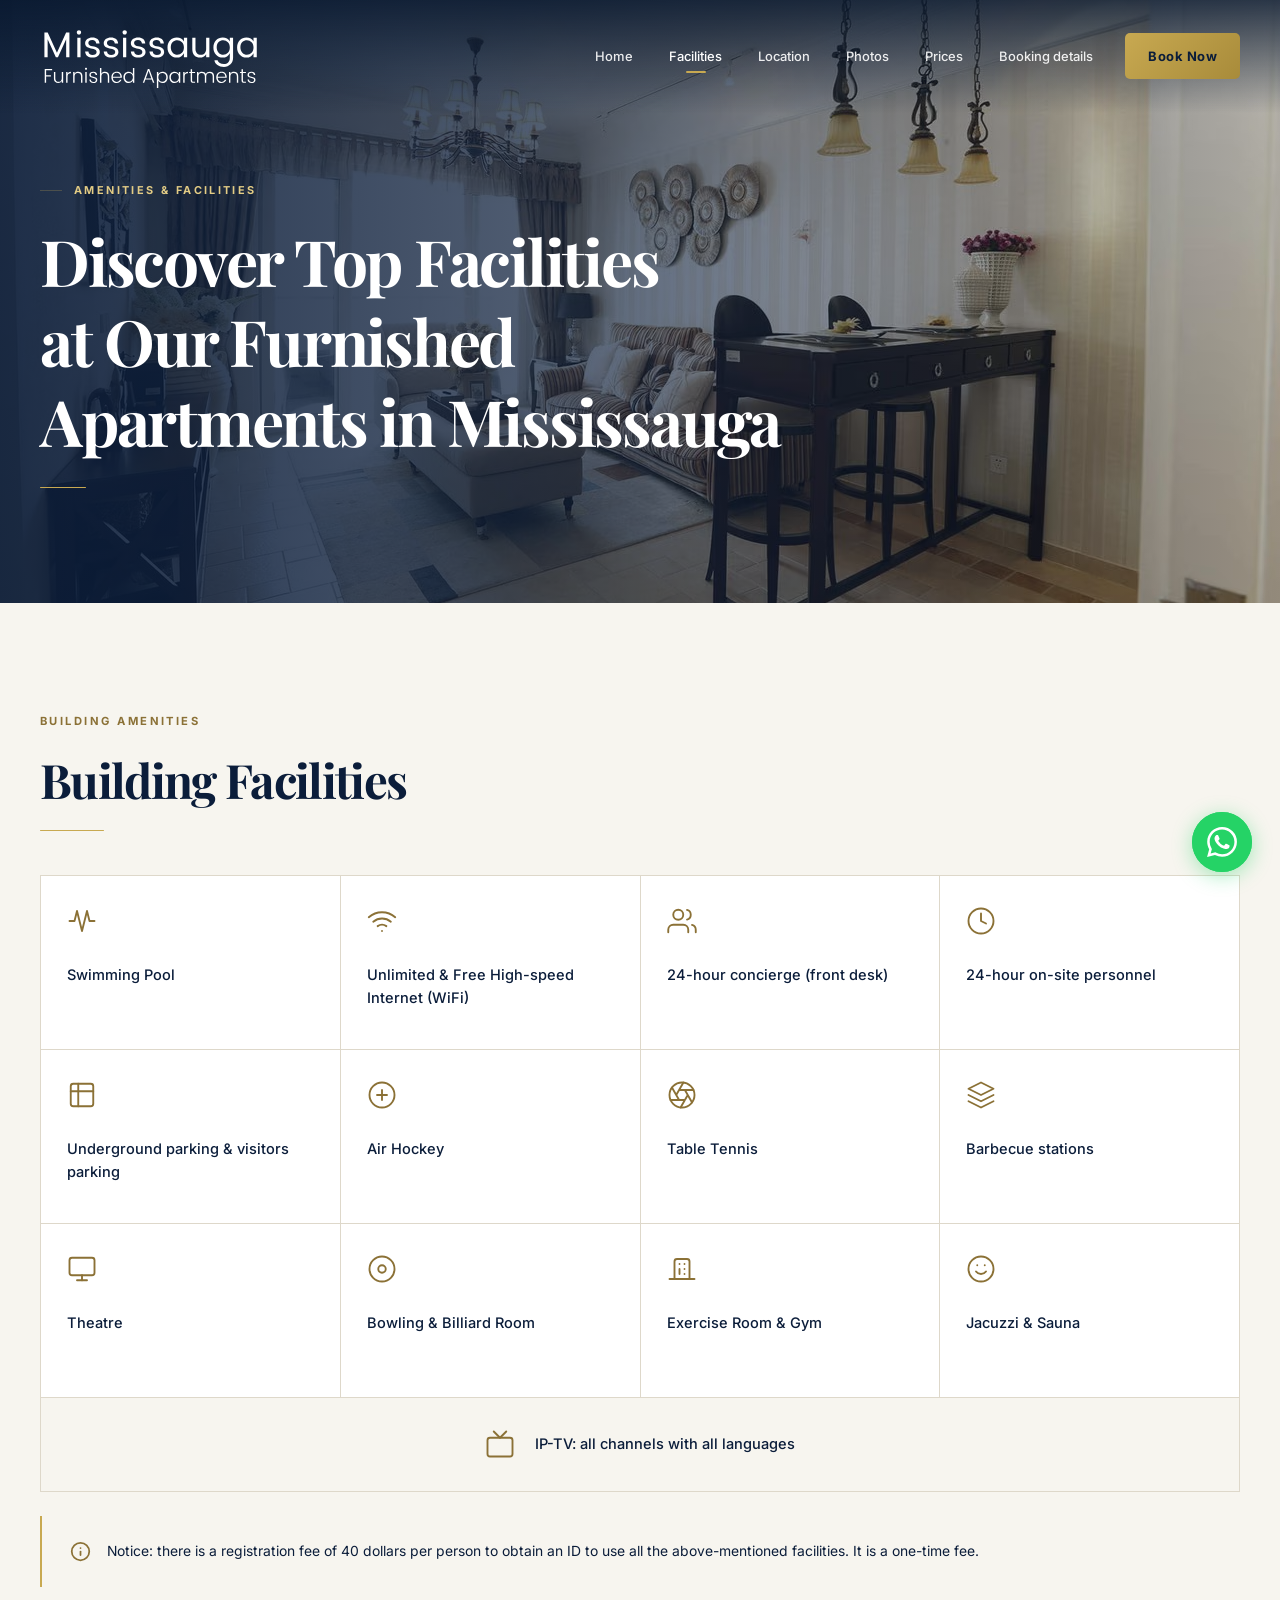
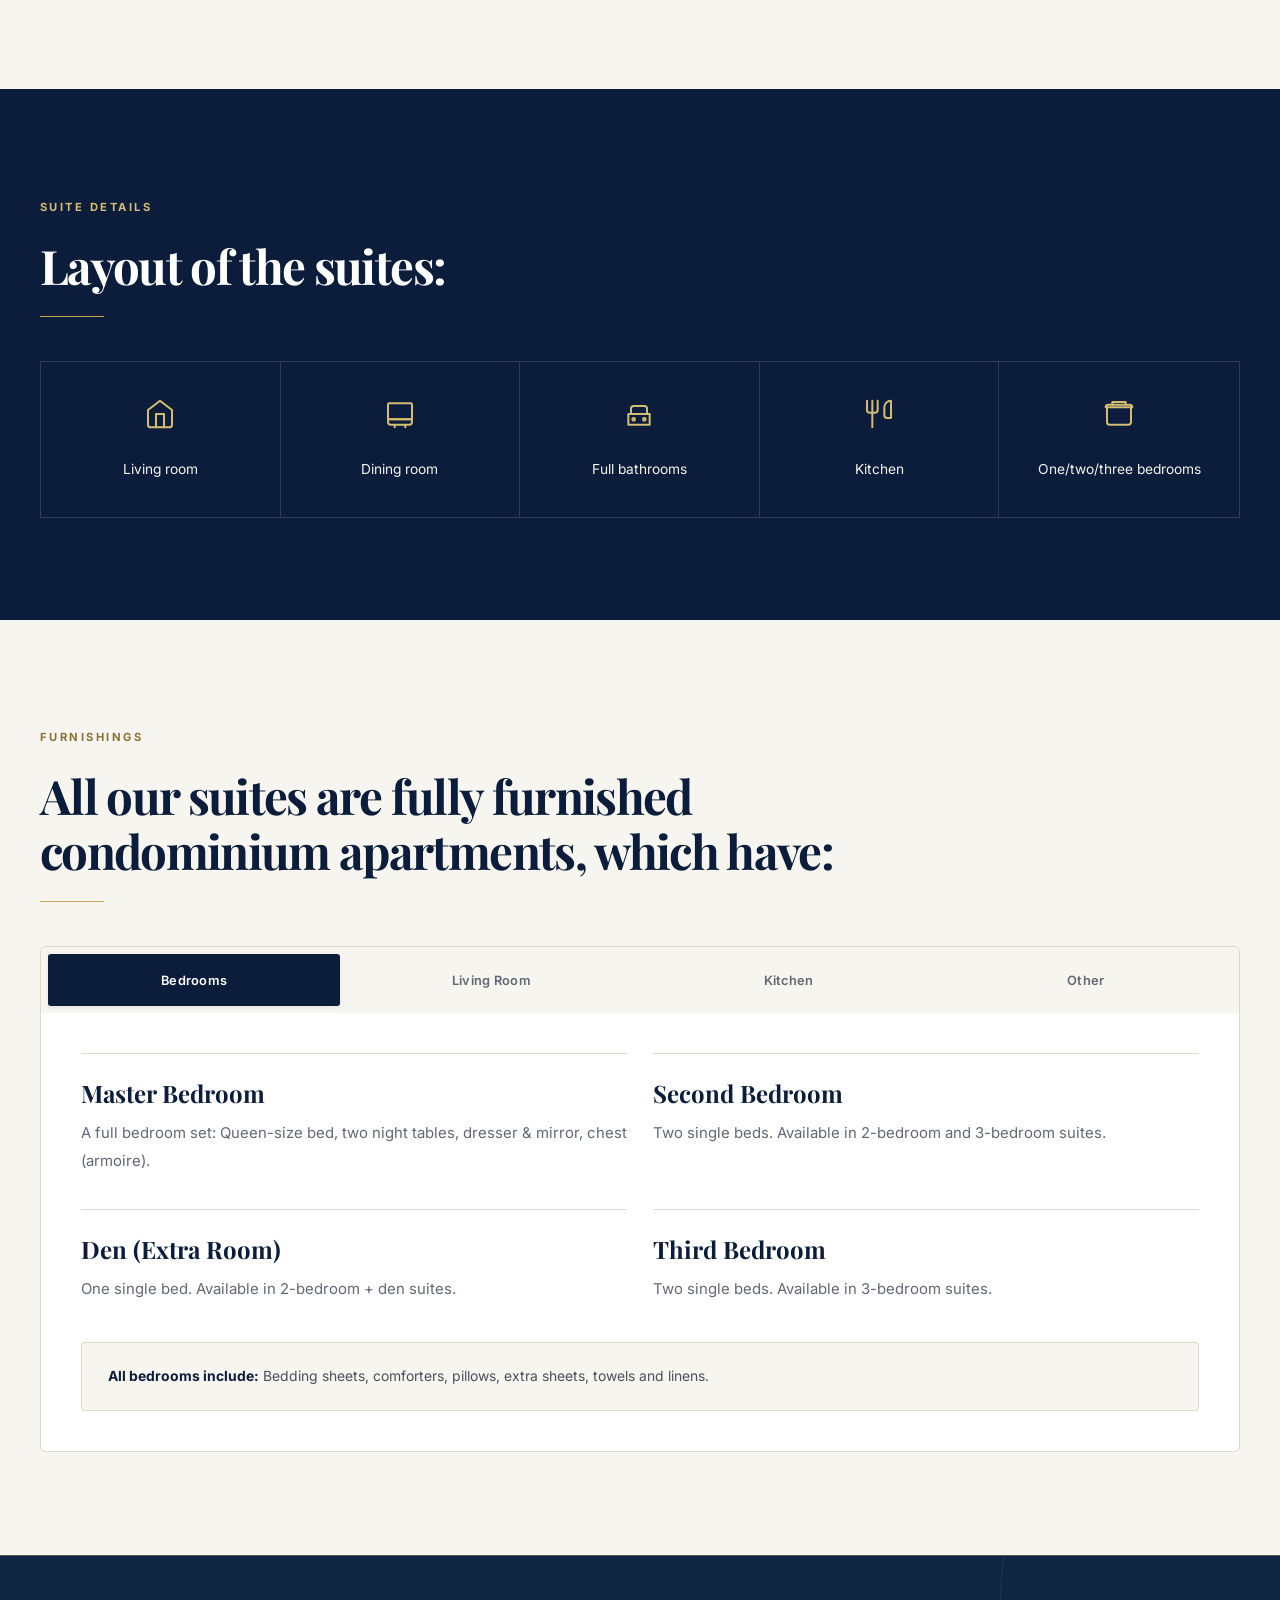
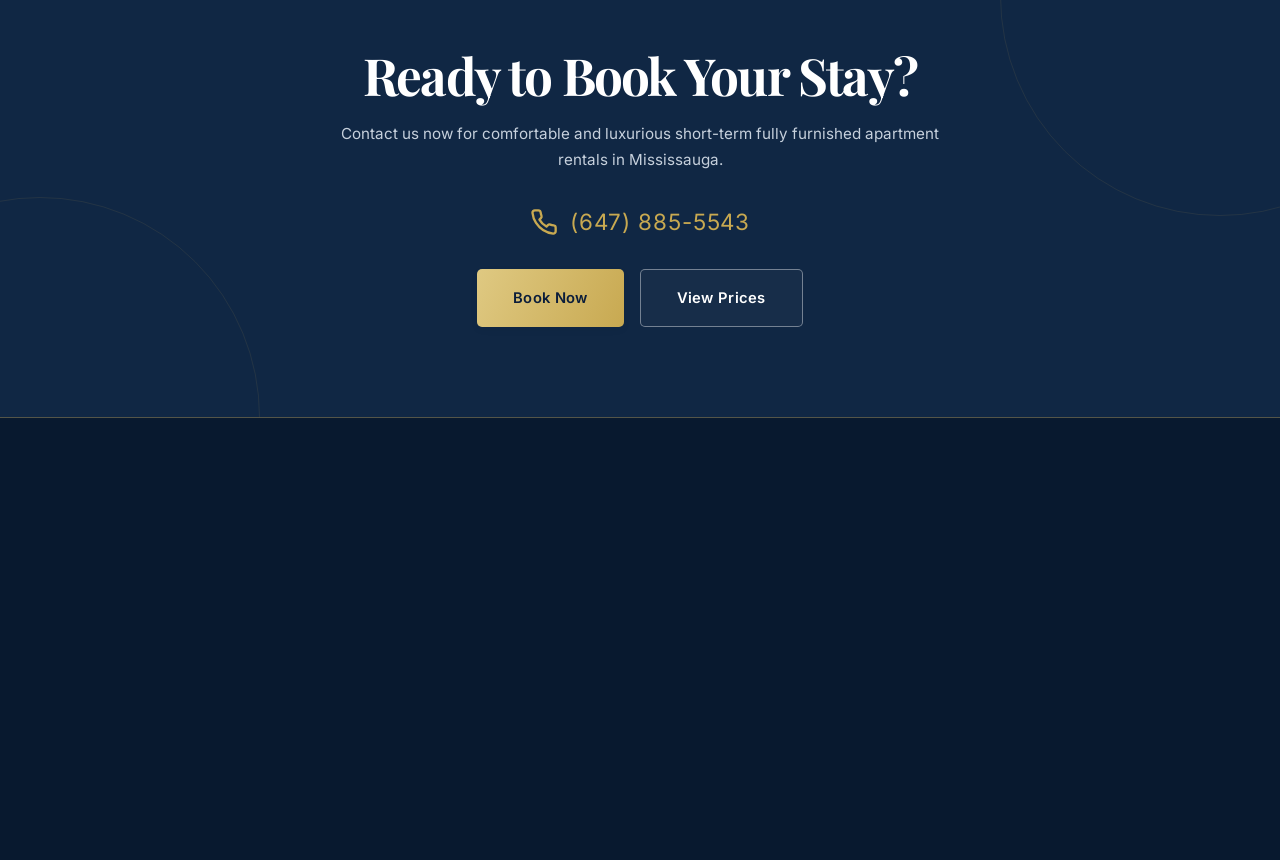
<file: facilities.html>
<!DOCTYPE html>
<html lang="en">
<head>
  <meta charset="UTF-8">
  <meta name="viewport" content="width=device-width, initial-scale=1.0">
  <title>Amenities &amp; Facilities | Mississauga Furnished Apartments</title>
  <meta name="description" content="Explore the pool, gym, WiFi, parking and in-suite furnishings at our Mississauga apartments. View amenities and the one-time facility registration fee.">
  <meta name="robots" content="index, follow, max-snippet:-1, max-image-preview:large, max-video-preview:-1">
  <meta name="author" content="Mississauga Furnished Apartments">
  <meta name="theme-color" content="#0B1D3A">
  <meta property="og:url" content="https://mississauga-furnished-apartments.ca/facilities">
  <meta property="og:title" content="Amenities &amp; Facilities | Mississauga Furnished Apartments">
  <meta property="og:type" content="website">
  <meta property="og:description" content="Explore the pool, gym, WiFi, parking and in-suite furnishings at our Mississauga apartments. View amenities and the one-time facility registration fee.">
  <meta property="og:image" content="https://assets.zyrosite.com/cdn-cgi/image/format=auto,w=1440,h=756,fit=crop,f=jpeg/ALpO9k4QVlsZ2wb2/whatsapp-image-2024-09-22-at-12.25.36-pm-2-d95KN5geLQuXe1zx.jpeg">
  <meta property="og:image:width" content="1440">
  <meta property="og:image:height" content="756">
  <meta property="og:image:alt" content="Fully furnished apartment suite in Mississauga near Square One">
  <meta property="og:locale" content="en_CA">
  <meta property="og:site_name" content="Mississauga Furnished Apartments">
  <meta name="twitter:card" content="summary_large_image">
  <meta name="twitter:title" content="Amenities &amp; Facilities | Mississauga Furnished Apartments">
  <meta name="twitter:description" content="Explore the pool, gym, WiFi, parking and in-suite furnishings at our Mississauga apartments. View amenities and the one-time facility registration fee.">
  <meta name="twitter:image" content="https://assets.zyrosite.com/cdn-cgi/image/format=auto,w=1440,h=756,fit=crop,f=jpeg/ALpO9k4QVlsZ2wb2/whatsapp-image-2024-09-22-at-12.25.36-pm-2-d95KN5geLQuXe1zx.jpeg">
  <meta name="twitter:image:alt" content="Fully furnished apartment suite in Mississauga near Square One">
  <link rel="canonical" href="https://mississauga-furnished-apartments.ca/facilities">
  <link rel="icon" href="/favicon.ico" type="image/x-icon" sizes="16x16 32x32 48x48 64x64 96x96 128x128 256x256">
  <link rel="icon" href="/favicon-96.png" type="image/png" sizes="96x96">
  <link rel="apple-touch-icon" href="/apple-touch-icon.png" sizes="180x180">
  <link rel="manifest" href="/site.webmanifest">
  <link rel="preload" as="image" type="image/avif" href="/images/facility-bg-mp86rRVwpPU0ooEl-w1920-ec77679001.avif" imagesrcset="/images/facility-bg-mp86rRVwpPU0ooEl-w768-3073a7bddd.avif 768w, /images/facility-bg-mp86rRVwpPU0ooEl-w1280-a68b2f551b.avif 1280w, /images/facility-bg-mp86rRVwpPU0ooEl-w1920-ec77679001.avif 1920w" imagesizes="100vw" fetchpriority="high">
  <link rel="preload" href="/fonts/playfair-var-latin.woff2" as="font" type="font/woff2" crossorigin>
  <link rel="preload" href="/fonts/inter-var-latin.woff2" as="font" type="font/woff2" crossorigin>
  <link rel="stylesheet" href="/assets/styles.dffad06f37.css">
  <script>document.documentElement.classList.add('js');</script>
  <script src="/assets/main.bd0d6fdb8a.js" defer></script>

  <script type="application/ld+json">
  {"@context":"https://schema.org","@graph":[{"@type":"LodgingBusiness","@id":"https://mississauga-furnished-apartments.ca/#business","name":"Mississauga Furnished Apartments","url":"https://mississauga-furnished-apartments.ca/","logo":"https://mississauga-furnished-apartments.ca/images/logdefeo-YZ97rq5DNquVJy9x-2dbbc9e1d8.svg","telephone":"+1-647-885-5543","email":"mississuga.furnished.apartments@gmail.com","address":{"@type":"PostalAddress","streetAddress":"3888 Duke of York Blvd","addressLocality":"Mississauga","addressRegion":"ON","addressCountry":"CA"},"amenityFeature":[{"@type":"LocationFeatureSpecification","name":"Swimming pool","value":true},{"@type":"LocationFeatureSpecification","name":"Free high-speed WiFi","value":true},{"@type":"LocationFeatureSpecification","name":"24-hour concierge","value":true},{"@type":"LocationFeatureSpecification","name":"24-hour on-site personnel","value":true},{"@type":"LocationFeatureSpecification","name":"Underground and visitor parking","value":true},{"@type":"LocationFeatureSpecification","name":"Air hockey","value":true},{"@type":"LocationFeatureSpecification","name":"Table tennis","value":true},{"@type":"LocationFeatureSpecification","name":"Barbecue stations","value":true},{"@type":"LocationFeatureSpecification","name":"Theatre","value":true},{"@type":"LocationFeatureSpecification","name":"Bowling and billiard room","value":true},{"@type":"LocationFeatureSpecification","name":"Exercise room and gym","value":true},{"@type":"LocationFeatureSpecification","name":"Jacuzzi and sauna","value":true},{"@type":"LocationFeatureSpecification","name":"IP-TV","value":true},{"@type":"LocationFeatureSpecification","name":"Fully equipped kitchen","value":true},{"@type":"LocationFeatureSpecification","name":"In-suite washer and dryer","value":true}],"description":"Furnished suites and building amenities. A one-time registration fee of 40 dollars per person is required for a facilities ID."},{"@type":"WebSite","@id":"https://mississauga-furnished-apartments.ca/#website","url":"https://mississauga-furnished-apartments.ca/","name":"Mississauga Furnished Apartments","inLanguage":"en-CA","publisher":{"@id":"https://mississauga-furnished-apartments.ca/#business"}},{"@type":"WebPage","@id":"https://mississauga-furnished-apartments.ca/facilities#webpage","url":"https://mississauga-furnished-apartments.ca/facilities","name":"Amenities & Facilities | Mississauga Furnished Apartments","description":"Explore the pool, gym, WiFi, parking and in-suite furnishings at our Mississauga apartments. View amenities and the one-time facility registration fee.","inLanguage":"en-CA","isPartOf":{"@id":"https://mississauga-furnished-apartments.ca/#website"},"about":{"@id":"https://mississauga-furnished-apartments.ca/#business"},"breadcrumb":{"@id":"https://mississauga-furnished-apartments.ca/facilities#breadcrumb"}},{"@type":"BreadcrumbList","@id":"https://mississauga-furnished-apartments.ca/facilities#breadcrumb","itemListElement":[{"@type":"ListItem","position":1,"name":"Home","item":"https://mississauga-furnished-apartments.ca/"},{"@type":"ListItem","position":2,"name":"Facilities","item":"https://mississauga-furnished-apartments.ca/facilities"}]}]}
  </script>
</head>
<body class="page-facilities">

  <a class="skip-link" href="#main">Skip to main content</a>

  <!-- Header -->
  <header class="header transparent">
    <div class="container">
      <a href="/" class="header-logo">
        <img decoding="async" src="/images/logdefeo-YZ97rq5DNquVJy9x-2dbbc9e1d8.svg" alt="Mississauga Furnished Apartments logo">
      </a>
      <nav class="header-nav" id="site-nav" aria-label="Main navigation">
        <a href="/">Home</a>
        <a href="/facilities" class="active">Facilities</a>
        <a href="/location">Location</a>
        <a href="/gallery">Photos</a>
        <a href="/pricing">Prices</a>
        <a href="/booking-details">Booking details</a>
        <a href="/booking" class="btn-book">Book Now</a>
      </nav>
      <button class="hamburger" type="button" aria-label="Toggle menu" aria-expanded="false" aria-controls="site-nav">
        <span></span>
        <span></span>
        <span></span>
      </button>
    </div>
  </header>
  <div class="mobile-overlay"></div>

  <main id="main">

  <!-- Page Hero -->
  <section class="page-hero">
    <picture style="display:contents"><source type="image/avif" srcset="/images/facility-bg-mp86rRVwpPU0ooEl-w768-3073a7bddd.avif 768w, /images/facility-bg-mp86rRVwpPU0ooEl-w1280-a68b2f551b.avif 1280w, /images/facility-bg-mp86rRVwpPU0ooEl-w1920-ec77679001.avif 1920w" sizes="100vw"><img width="1920" height="1279" class="hero-bg" src="/images/facility-bg-mp86rRVwpPU0ooEl-w1920-f03b5ac982.webp" srcset="/images/facility-bg-mp86rRVwpPU0ooEl-w768-370ede7451.webp 768w, /images/facility-bg-mp86rRVwpPU0ooEl-w1280-33d0abe9c3.webp 1280w, /images/facility-bg-mp86rRVwpPU0ooEl-w1920-f03b5ac982.webp 1920w" sizes="100vw" alt="" fetchpriority="high" decoding="async"></picture>
    <div class="hero-overlay"></div>
    <div class="container">
    <div class="hero-content">
      <span class="section-label">Amenities &amp; Facilities</span>
      <h1>Discover Top Facilities at Our Furnished Apartments in Mississauga</h1>
      <div class="divider"></div>
    </div>
    </div>
  </section>

  <!-- Building Facilities -->
  <section class="section-padding">
    <div class="container">
      <div class="text-center fade-up">
        <span class="section-label">Building Amenities</span>
        <h2 class="section-title">Building Facilities</h2>
        <div class="divider"></div>
      </div>
      <div class="facilities-grid fade-up stagger-children">
        <div class="facility-card">
          <svg viewBox="0 0 24 24" fill="none" stroke="currentColor" stroke-width="1.5" stroke-linecap="round" stroke-linejoin="round"><path d="M2 12h4l2-8 4 16 4-16 2 8h4"/></svg>
          <h4>Swimming Pool</h4>
        </div>
        <div class="facility-card">
          <svg viewBox="0 0 24 24" fill="none" stroke="currentColor" stroke-width="1.5" stroke-linecap="round" stroke-linejoin="round"><path d="M5 12.55a11 11 0 0114.08 0"/><path d="M1.42 9a16 16 0 0121.16 0"/><path d="M8.53 16.11a6 6 0 016.95 0"/><line x1="12" y1="20" x2="12.01" y2="20"/></svg>
          <h4>Unlimited &amp; Free High-speed Internet (WiFi)</h4>
        </div>
        <div class="facility-card">
          <svg viewBox="0 0 24 24" fill="none" stroke="currentColor" stroke-width="1.5" stroke-linecap="round" stroke-linejoin="round"><path d="M17 21v-2a4 4 0 00-4-4H5a4 4 0 00-4 4v2"/><circle cx="9" cy="7" r="4"/><path d="M23 21v-2a4 4 0 00-3-3.87"/><path d="M16 3.13a4 4 0 010 7.75"/></svg>
          <h4>24-hour concierge (front desk)</h4>
        </div>
        <div class="facility-card">
          <svg viewBox="0 0 24 24" fill="none" stroke="currentColor" stroke-width="1.5" stroke-linecap="round" stroke-linejoin="round"><circle cx="12" cy="12" r="10"/><polyline points="12 6 12 12 16 14"/></svg>
          <h4>24-hour on-site personnel</h4>
        </div>
        <div class="facility-card">
          <svg viewBox="0 0 24 24" fill="none" stroke="currentColor" stroke-width="1.5" stroke-linecap="round" stroke-linejoin="round"><rect x="3" y="3" width="18" height="18" rx="2"/><path d="M3 9h18"/><path d="M9 3v18"/></svg>
          <h4>Underground parking &amp; visitors parking</h4>
        </div>
        <div class="facility-card">
          <svg viewBox="0 0 24 24" fill="none" stroke="currentColor" stroke-width="1.5" stroke-linecap="round" stroke-linejoin="round"><circle cx="12" cy="12" r="10"/><path d="M8 12h8"/><path d="M12 8v8"/></svg>
          <h4>Air Hockey</h4>
        </div>
        <div class="facility-card">
          <svg viewBox="0 0 24 24" fill="none" stroke="currentColor" stroke-width="1.5" stroke-linecap="round" stroke-linejoin="round"><circle cx="12" cy="12" r="10"/><path d="M14.31 8l5.74 9.94M9.69 8h11.48M7.38 12l5.74-9.94M9.69 16L3.95 6.06M14.31 16H2.83M16.62 12l-5.74 9.94"/></svg>
          <h4>Table Tennis</h4>
        </div>
        <div class="facility-card">
          <svg viewBox="0 0 24 24" fill="none" stroke="currentColor" stroke-width="1.5" stroke-linecap="round" stroke-linejoin="round"><path d="M12 2L2 7l10 5 10-5-10-5z"/><path d="M2 17l10 5 10-5"/><path d="M2 12l10 5 10-5"/></svg>
          <h4>Barbecue stations</h4>
        </div>
        <div class="facility-card">
          <svg viewBox="0 0 24 24" fill="none" stroke="currentColor" stroke-width="1.5" stroke-linecap="round" stroke-linejoin="round"><rect x="2" y="3" width="20" height="14" rx="2" ry="2"/><line x1="8" y1="21" x2="16" y2="21"/><line x1="12" y1="17" x2="12" y2="21"/></svg>
          <h4>Theatre</h4>
        </div>
        <div class="facility-card">
          <svg viewBox="0 0 24 24" fill="none" stroke="currentColor" stroke-width="1.5" stroke-linecap="round" stroke-linejoin="round"><circle cx="12" cy="12" r="10"/><circle cx="12" cy="12" r="3"/></svg>
          <h4>Bowling &amp; Billiard Room</h4>
        </div>
        <div class="facility-card">
          <svg viewBox="0 0 24 24" fill="none" stroke="currentColor" stroke-width="1.5" stroke-linecap="round" stroke-linejoin="round"><path d="M18 20V6a2 2 0 00-2-2H8a2 2 0 00-2 2v14"/><path d="M2 20h20"/><path d="M14 12v.01"/><path d="M10 12v4"/><path d="M14 16v.01"/><path d="M10 8v.01"/><path d="M14 8v.01"/></svg>
          <h4>Exercise Room &amp; Gym</h4>
        </div>
        <div class="facility-card">
          <svg viewBox="0 0 24 24" fill="none" stroke="currentColor" stroke-width="1.5" stroke-linecap="round" stroke-linejoin="round"><circle cx="12" cy="12" r="10"/><path d="M8 14s1.5 2 4 2 4-2 4-2"/><line x1="9" y1="9" x2="9.01" y2="9"/><line x1="15" y1="9" x2="15.01" y2="9"/></svg>
          <h4>Jacuzzi &amp; Sauna</h4>
        </div>
        <div class="facility-card">
          <svg viewBox="0 0 24 24" fill="none" stroke="currentColor" stroke-width="1.5" stroke-linecap="round" stroke-linejoin="round"><rect x="2" y="7" width="20" height="15" rx="2" ry="2"/><polyline points="17 2 12 7 7 2"/></svg>
          <h4>IP-TV: all channels with all languages</h4>
        </div>
      </div>

      <div class="notice-callout fade-up">
        <svg viewBox="0 0 24 24" fill="none" stroke="currentColor" stroke-width="2" stroke-linecap="round" stroke-linejoin="round"><circle cx="12" cy="12" r="10"/><line x1="12" y1="16" x2="12" y2="12"/><line x1="12" y1="8" x2="12.01" y2="8"/></svg>
        <p>Notice: there is a registration fee of 40 dollars per person to obtain an ID to use all the above-mentioned facilities. It is a one-time fee.</p>
      </div>
    </div>
  </section>

  <!-- Suite Layout -->
  <section class="section-padding bg-off-white">
    <div class="container">
      <div class="text-center fade-up">
        <span class="section-label">Suite Details</span>
        <h2 class="section-title">Layout of the suites:</h2>
        <div class="divider"></div>
      </div>
      <div class="layout-grid fade-up stagger-children">
        <div class="layout-item">
          <svg viewBox="0 0 24 24" fill="none" stroke="currentColor" stroke-width="1.5" stroke-linecap="round" stroke-linejoin="round"><path d="M3 9l9-7 9 7v11a2 2 0 01-2 2H5a2 2 0 01-2-2z"/><polyline points="9 22 9 12 15 12 15 22"/></svg>
          <h4>Living room</h4>
        </div>
        <div class="layout-item">
          <svg viewBox="0 0 24 24" fill="none" stroke="currentColor" stroke-width="1.5" stroke-linecap="round" stroke-linejoin="round"><rect x="3" y="4" width="18" height="12" rx="1"/><path d="M3 16h18v2a2 2 0 01-2 2H5a2 2 0 01-2-2v-2z"/><line x1="8" y1="20" x2="8" y2="22"/><line x1="16" y1="20" x2="16" y2="22"/></svg>
          <h4>Dining room</h4>
        </div>
        <div class="layout-item">
          <svg viewBox="0 0 24 24" fill="none" stroke="currentColor" stroke-width="1.5" stroke-linecap="round" stroke-linejoin="round"><path d="M4 12h16v8H4z"/><path d="M6 12V8a2 2 0 012-2h8a2 2 0 012 2v4"/><circle cx="8" cy="16" r="1"/><circle cx="16" cy="16" r="1"/></svg>
          <h4>Full bathrooms</h4>
        </div>
        <div class="layout-item">
          <svg viewBox="0 0 24 24" fill="none" stroke="currentColor" stroke-width="1.5" stroke-linecap="round" stroke-linejoin="round"><path d="M3 2v7c0 1.1.9 2 2 2h4a2 2 0 002-2V2"/><path d="M7 2v20"/><path d="M21 15V2v0a5 5 0 00-5 5v6c0 1.1.9 2 2 2h3"/></svg>
          <h4>Kitchen</h4>
        </div>
        <div class="layout-item">
          <svg viewBox="0 0 24 24" fill="none" stroke="currentColor" stroke-width="1.5" stroke-linecap="round" stroke-linejoin="round"><path d="M3 7v11a2 2 0 002 2h14a2 2 0 002-2V7"/><path d="M2 7h20v0a2 2 0 00-2-2H4a2 2 0 00-2 2v0z"/><path d="M7 5V3h10v2"/></svg>
          <h4>One/two/three bedrooms</h4>
        </div>
      </div>
    </div>
  </section>

  <!-- Suite Furnishings -->
  <section class="section-padding">
    <div class="container">
      <div class="text-center fade-up">
        <span class="section-label">Furnishings</span>
        <h2 class="section-title">All our suites are fully furnished condominium apartments, which have:</h2>
        <div class="divider"></div>
      </div>
      <div class="tabs fade-up">
        <div class="tab-buttons">
          <button class="tab-btn active" data-tab="bedrooms">Bedrooms</button>
          <button class="tab-btn" data-tab="living-room">Living Room</button>
          <button class="tab-btn" data-tab="kitchen">Kitchen</button>
          <button class="tab-btn" data-tab="other">Other</button>
        </div>
        <div class="tab-content active" id="bedrooms">
          <div class="furnishing-detail-grid">
            <div class="furnishing-detail-card">
              <h4>Master Bedroom</h4>
              <p>A full bedroom set: Queen-size bed, two night tables, dresser &amp; mirror, chest (armoire).</p>
            </div>
            <div class="furnishing-detail-card">
              <h4>Second Bedroom</h4>
              <p>Two single beds. Available in 2-bedroom and 3-bedroom suites.</p>
            </div>
            <div class="furnishing-detail-card">
              <h4>Den (Extra Room)</h4>
              <p>One single bed. Available in 2-bedroom + den suites.</p>
            </div>
            <div class="furnishing-detail-card">
              <h4>Third Bedroom</h4>
              <p>Two single beds. Available in 3-bedroom suites.</p>
            </div>
          </div>
          <div class="furnishing-note">
            <strong>All bedrooms include:</strong> Bedding sheets, comforters, pillows, extra sheets, towels and linens.
          </div>
        </div>
        <div class="tab-content" id="living-room">
          <p>Every living room is equipped with a lounge seating arrangement and an entertainment console, featuring a smart television accompanied by an IP-TV box, providing access to thousands of channels in all languages.</p>
        </div>
        <div class="tab-content" id="kitchen">
          <p>The kitchen is equipped with everything you need:</p>
          <ul class="furnishing-list">
            <li><span class="furnish-dot"></span> Microwave</li>
            <li><span class="furnish-dot"></span> All utensils and serving tools</li>
            <li><span class="furnish-dot"></span> Clothes washer and dryer</li>
            <li><span class="furnish-dot"></span> Toaster</li>
            <li><span class="furnish-dot"></span> Coffee maker</li>
            <li><span class="furnish-dot"></span> All the cooking ware</li>
            <li><span class="furnish-dot"></span> All pots / pans / cutlery</li>
            <li><span class="furnish-dot"></span> Hot water boiler (kettle)</li>
            <li><span class="furnish-dot"></span> All dishes, plates, cups, mugs</li>
            <li><span class="furnish-dot"></span> All six appliances: Fridge, Stove, Dishwasher, Microwave, Washer &amp; Dryer</li>
          </ul>
        </div>
        <div class="tab-content" id="other">
          <p>Each suite has:</p>
          <ul class="furnishing-list">
            <li><span class="furnish-dot"></span> Vacuum cleaner, mop &amp; bucket, broom</li>
            <li><span class="furnish-dot"></span> Laundry basket</li>
            <li><span class="furnish-dot"></span> Hair dryer</li>
            <li><span class="furnish-dot"></span> Iron with ironing board</li>
          </ul>
        </div>
      </div>
    </div>
  </section>

  <!-- CTA Banner -->
  <section class="cta-banner">
    <div class="container">
      <h2 class="fade-up">Ready to Book Your Stay?</h2>
      <p class="fade-up">Contact us now for comfortable and luxurious short-term fully furnished apartment rentals in Mississauga.</p>
      <a href="tel:6478855543" class="cta-phone-large fade-up">
        <svg width="28" height="28" viewBox="0 0 24 24" fill="none" stroke="currentColor" stroke-width="2" stroke-linecap="round" stroke-linejoin="round"><path d="M22 16.92v3a2 2 0 0 1-2.18 2 19.79 19.79 0 0 1-8.63-3.07 19.5 19.5 0 0 1-6-6 19.79 19.79 0 0 1-3.07-8.67A2 2 0 0 1 4.11 2h3a2 2 0 0 1 2 1.72 12.84 12.84 0 0 0 .7 2.81 2 2 0 0 1-.45 2.11L8.09 9.91a16 16 0 0 0 6 6l1.27-1.27a2 2 0 0 1 2.11-.45 12.84 12.84 0 0 0 2.81.7A2 2 0 0 1 22 16.92z"/></svg>
        (647) 885-5543
      </a>
      <div class="cta-actions fade-up">
        <a href="/booking" class="btn btn-primary btn-lg">Book Now</a>
        <a href="/pricing" class="btn btn-secondary btn-lg">View Prices</a>
      </div>
    </div>
  </section>

  </main>

  <!-- Footer -->
  <footer class="footer">
    <div class="container">
      <div class="footer-grid stagger-children">
        <div class="footer-col">
          <div class="footer-logo">
            <img decoding="async" src="/images/logdefeo-YZ97rq5DNquVJy9x-2dbbc9e1d8.svg" alt="Mississauga Furnished Apartments logo">
          </div>
          <p>Your destination for premier fully furnished apartments in Mississauga and Toronto. Experience luxury, comfort, and convenience in the heart of the city.</p>
        </div>
        <div class="footer-col">
          <h4>Quick Links</h4>
          <div class="footer-links">
            <a href="/">Home</a>
            <a href="/facilities">Facilities</a>
            <a href="/location">Location</a>
            <a href="/gallery">Photos</a>
            <a href="/pricing">Prices</a>
            <a href="/booking">Book Now</a>
          </div>
        </div>
        <div class="footer-col">
          <h4>Contact Us</h4>
          <div class="footer-contact-item">
            <svg viewBox="0 0 24 24" fill="none" stroke="currentColor" stroke-width="2"><path d="M22 16.92v3a2 2 0 0 1-2.18 2 19.79 19.79 0 0 1-8.63-3.07 19.5 19.5 0 0 1-6-6 19.79 19.79 0 0 1-3.07-8.67A2 2 0 0 1 4.11 2h3a2 2 0 0 1 2 1.72c.13.81.36 1.6.7 2.35a2 2 0 0 1-.45 2.11L8.09 9.91a16 16 0 0 0 6 6l1.27-1.27a2 2 0 0 1 2.11-.45c.75.34 1.54.57 2.35.7A2 2 0 0 1 22 16.92z"/></svg>
            <a href="tel:6478855543">(647) 885-5543</a>
          </div>
          <div class="footer-contact-item">
            <svg viewBox="0 0 24 24" fill="none" stroke="currentColor" stroke-width="2"><path d="M4 4h16c1.1 0 2 .9 2 2v12c0 1.1-.9 2-2 2H4c-1.1 0-2-.9-2-2V6c0-1.1.9-2 2-2z"/><polyline points="22,6 12,13 2,6"/></svg>
            <a href="mailto:mississuga.furnished.apartments@gmail.com">mississuga.furnished.apartments@gmail.com</a>
          </div>
          <div class="footer-contact-item">
            <svg viewBox="0 0 24 24" fill="none" stroke="currentColor" stroke-width="2"><path d="M21 10c0 7-9 13-9 13s-9-6-9-13a9 9 0 0118 0z"/><circle cx="12" cy="10" r="3"/></svg>
            <span>3888 Duke of York Blvd, Mississauga, ON</span>
          </div>
        </div>
        <div class="footer-col">
          <h4>Newsletter</h4>
          <p>Subscribe to our newsletter for updates and special offers.</p>
          <form class="newsletter-form" aria-label="Subscribe form">
            <input type="email" placeholder="Your email address" aria-label="Email address" required>
            <button type="submit">Submit</button>
          </form>
          <p class="newsletter-success">Thank you!</p>
        </div>
      </div>
      <div class="footer-bottom">
        <p>&copy; 2025 Mississauga Furnished Apartments. All rights reserved.</p>
        <div class="payment-icons">
          <img src="/images/visa-YX4XklWv0VcqBEyp-w375-27a1198879.webp" alt="Visa" width="375" height="223" loading="lazy" decoding="async">
          <img src="/images/mastercard-mxBln4ELylSjrXQM-w375-78f10c4a67.webp" alt="Mastercard" width="375" height="223" loading="lazy" decoding="async">
          <img src="/images/amex-AoP65Wn533TgjDZ9-w375-a452a478ac.webp" alt="American Express" width="375" height="223" loading="lazy" decoding="async">
          <img src="/images/interac-ALpOke0k69hXBN4z-w375-0bcfb3b7e1.webp" alt="Interac" width="375" height="223" loading="lazy" decoding="async">
        </div>
      </div>
    </div>
  </footer>

  <!-- WhatsApp Float -->
  <a href="https://wa.me/16478855543" target="_blank" rel="noopener noreferrer" class="whatsapp-float" aria-label="Chat on WhatsApp">
    <svg viewBox="0 0 24 24"><path d="M17.472 14.382c-.297-.149-1.758-.867-2.03-.967-.273-.099-.471-.148-.67.15-.197.297-.767.966-.94 1.164-.173.199-.347.223-.644.075-.297-.15-1.255-.463-2.39-1.475-.883-.788-1.48-1.761-1.653-2.059-.173-.297-.018-.458.13-.606.134-.133.298-.347.446-.52.149-.174.198-.298.298-.497.099-.198.05-.371-.025-.52-.075-.149-.669-1.612-.916-2.207-.242-.579-.487-.5-.669-.51-.173-.008-.371-.01-.57-.01-.198 0-.52.074-.792.372-.272.297-1.04 1.016-1.04 2.479 0 1.462 1.065 2.875 1.213 3.074.149.198 2.096 3.2 5.077 4.487.709.306 1.262.489 1.694.625.712.227 1.36.195 1.871.118.571-.085 1.758-.719 2.006-1.413.248-.694.248-1.289.173-1.413-.074-.124-.272-.198-.57-.347m-5.421 7.403h-.004a9.87 9.87 0 01-5.031-1.378l-.361-.214-3.741.982.998-3.648-.235-.374a9.86 9.86 0 01-1.51-5.26c.001-5.45 4.436-9.884 9.888-9.884 2.64 0 5.122 1.03 6.988 2.898a9.825 9.825 0 012.893 6.994c-.003 5.45-4.437 9.884-9.885 9.884m8.413-18.297A11.815 11.815 0 0012.05 0C5.495 0 .16 5.335.157 11.892c0 2.096.547 4.142 1.588 5.945L.057 24l6.305-1.654a11.882 11.882 0 005.683 1.448h.005c6.554 0 11.89-5.335 11.893-11.893a11.821 11.821 0 00-3.48-8.413z"/></svg>
  </a>

  <!-- Scroll to Top -->
  <button class="scroll-top" aria-label="Scroll to top">
    <svg viewBox="0 0 24 24" fill="none" stroke="currentColor" stroke-width="2" stroke-linecap="round" stroke-linejoin="round"><polyline points="18 15 12 9 6 15"/></svg>
  </button>

</body>
</html>
</file>
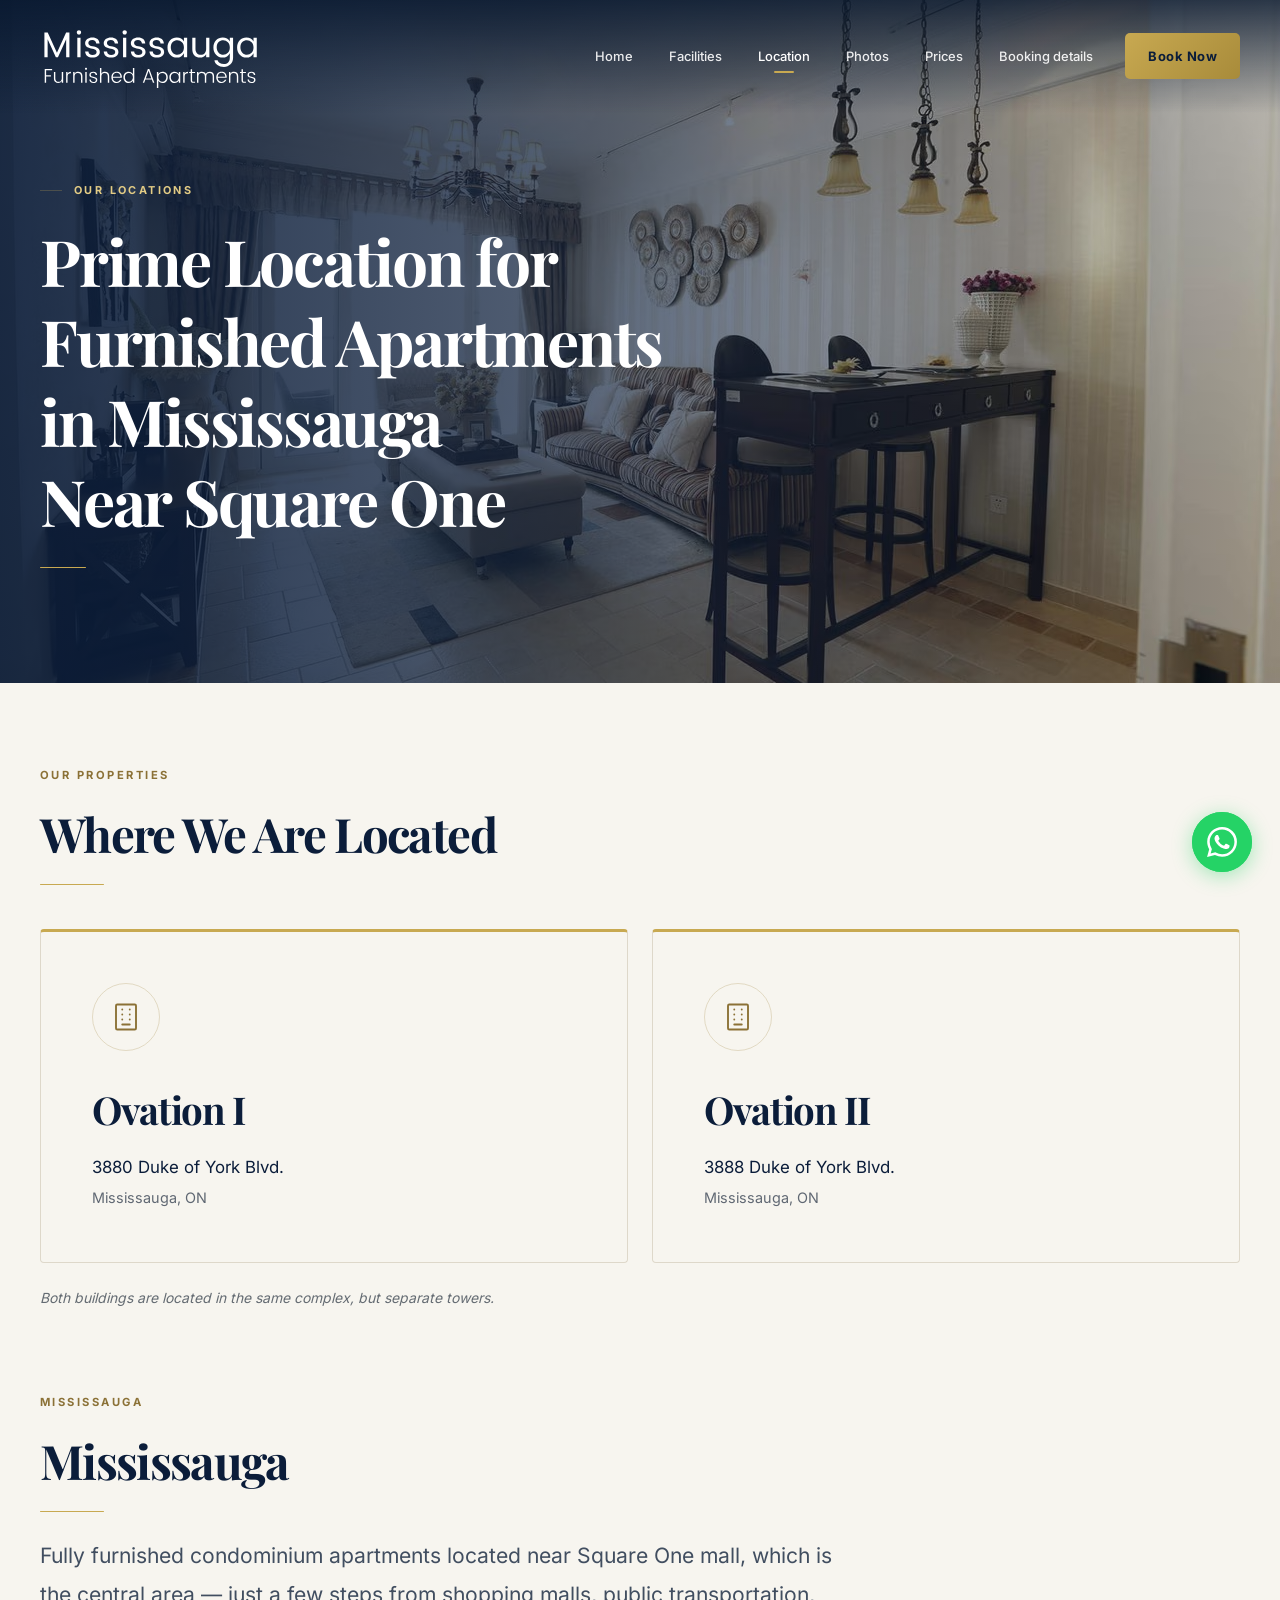
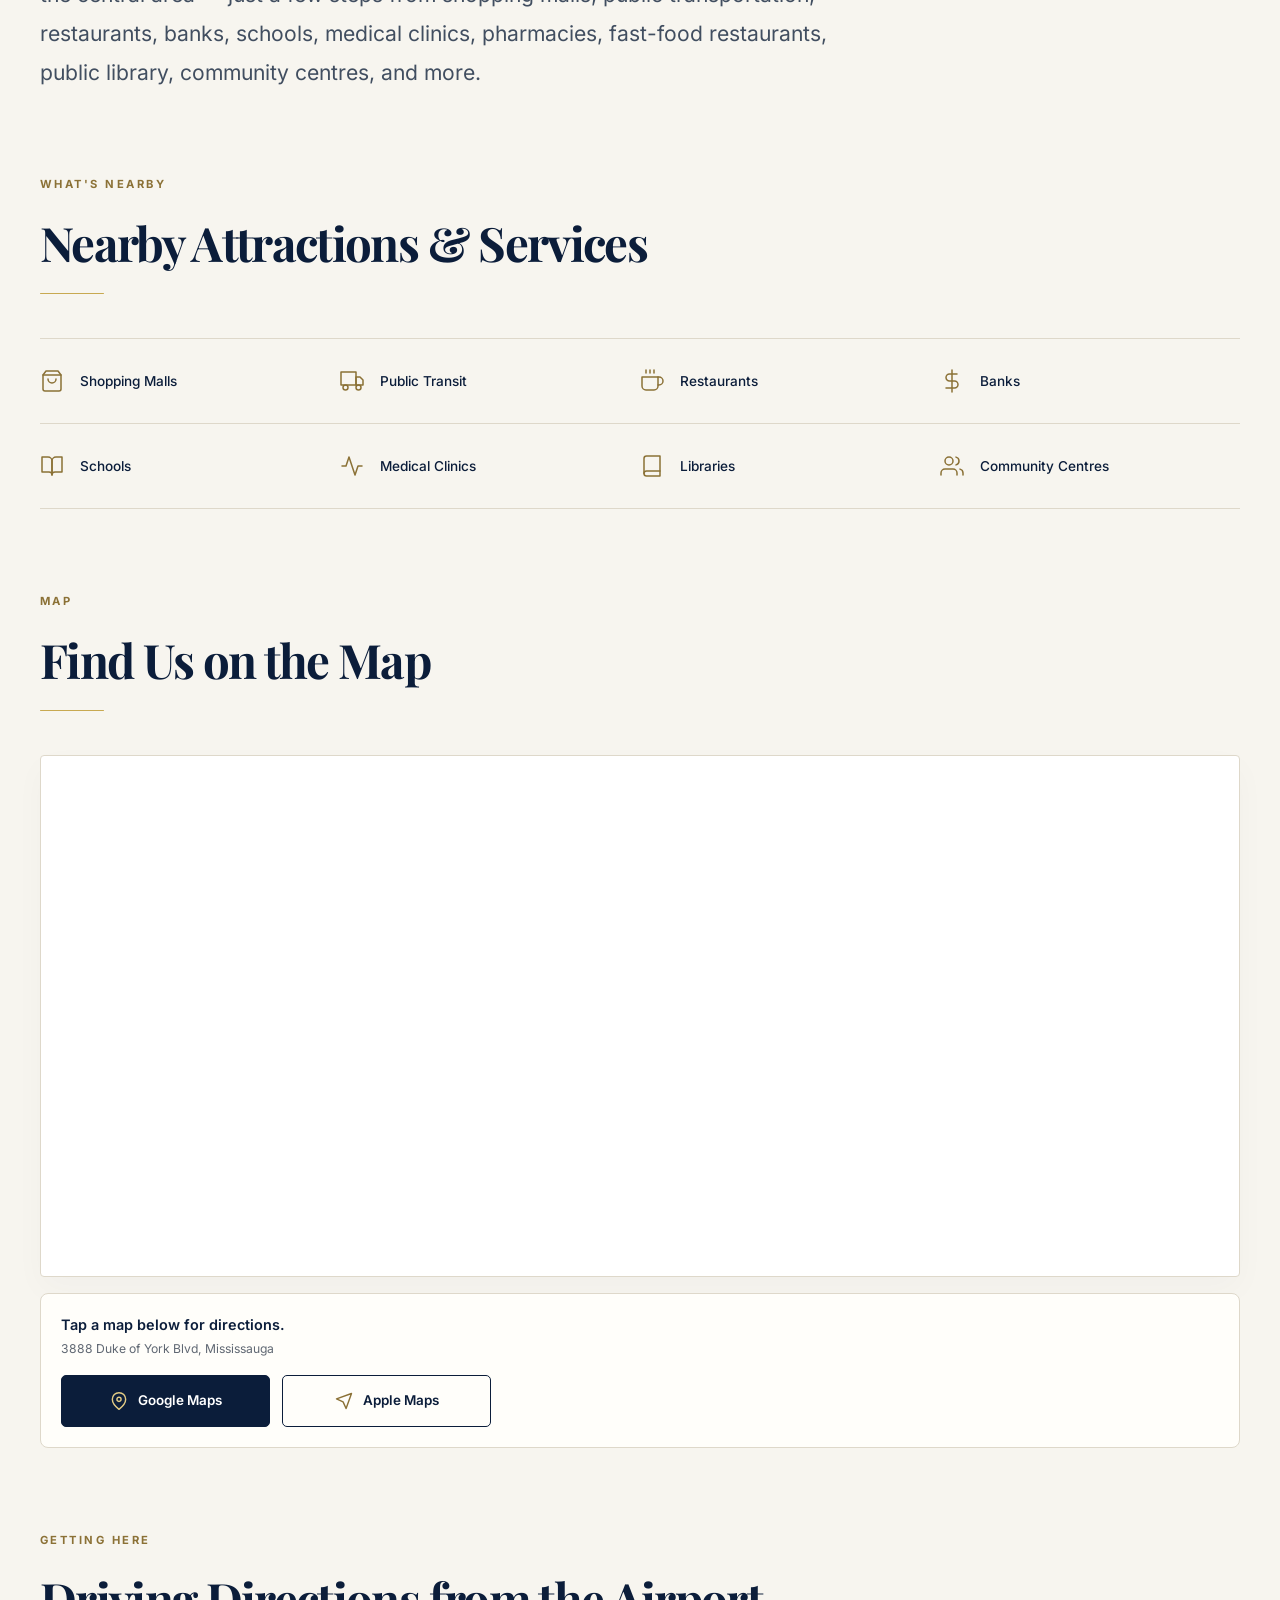
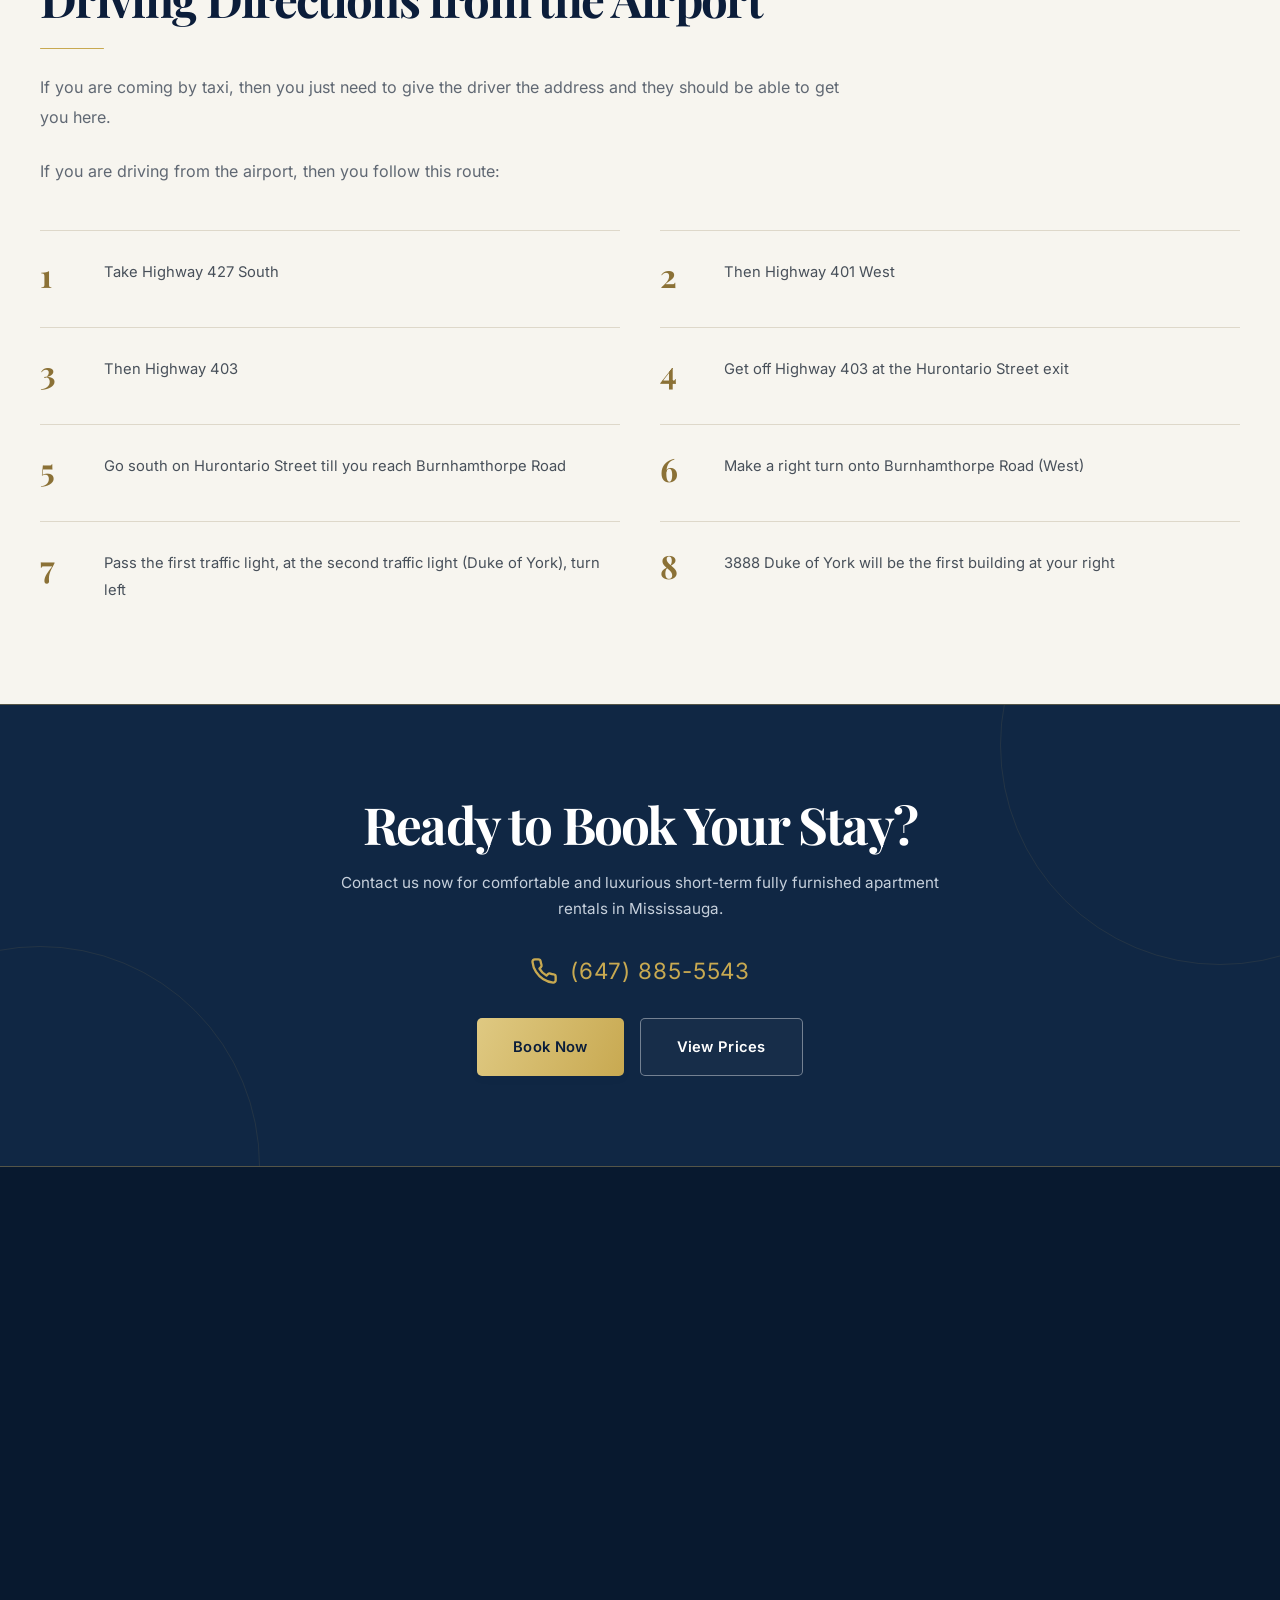
<file: location.html>
<!DOCTYPE html>
<html lang="en">
<head>
  <meta charset="UTF-8">
  <meta name="viewport" content="width=device-width, initial-scale=1.0">
  <title>Square One Location | Mississauga Furnished Apartments</title>
  <meta name="description" content="Find our furnished apartments at Ovation I and II, 3880 and 3888 Duke of York Blvd in Mississauga, near Square One. View the map and driving directions.">
  <meta name="robots" content="index, follow, max-snippet:-1, max-image-preview:large, max-video-preview:-1">
  <meta name="author" content="Mississauga Furnished Apartments">
  <meta name="theme-color" content="#0B1D3A">
  <meta property="og:url" content="https://mississauga-furnished-apartments.ca/location">
  <meta property="og:title" content="Square One Location | Mississauga Furnished Apartments">
  <meta property="og:type" content="website">
  <meta property="og:description" content="Find our furnished apartments at Ovation I and II, 3880 and 3888 Duke of York Blvd in Mississauga, near Square One. View the map and driving directions.">
  <meta property="og:image" content="https://assets.zyrosite.com/cdn-cgi/image/format=auto,w=1440,h=756,fit=crop,f=jpeg/ALpO9k4QVlsZ2wb2/whatsapp-image-2024-09-22-at-12.25.36-pm-2-d95KN5geLQuXe1zx.jpeg">
  <meta property="og:image:width" content="1440">
  <meta property="og:image:height" content="756">
  <meta property="og:image:alt" content="Fully furnished apartment suite in Mississauga near Square One">
  <meta property="og:locale" content="en_CA">
  <meta property="og:site_name" content="Mississauga Furnished Apartments">
  <meta name="twitter:card" content="summary_large_image">
  <meta name="twitter:title" content="Square One Location | Mississauga Furnished Apartments">
  <meta name="twitter:description" content="Find our furnished apartments at Ovation I and II, 3880 and 3888 Duke of York Blvd in Mississauga, near Square One. View the map and driving directions.">
  <meta name="twitter:image" content="https://assets.zyrosite.com/cdn-cgi/image/format=auto,w=1440,h=756,fit=crop,f=jpeg/ALpO9k4QVlsZ2wb2/whatsapp-image-2024-09-22-at-12.25.36-pm-2-d95KN5geLQuXe1zx.jpeg">
  <meta name="twitter:image:alt" content="Fully furnished apartment suite in Mississauga near Square One">
  <link rel="canonical" href="https://mississauga-furnished-apartments.ca/location">
  <link rel="icon" href="/favicon.ico" type="image/x-icon" sizes="16x16 32x32 48x48 64x64 96x96 128x128 256x256">
  <link rel="icon" href="/favicon-96.png" type="image/png" sizes="96x96">
  <link rel="apple-touch-icon" href="/apple-touch-icon.png" sizes="180x180">
  <link rel="manifest" href="/site.webmanifest">
  <link rel="preload" as="image" type="image/avif" href="/images/facility-bg-mp86rRVwpPU0ooEl-w1920-ec77679001.avif" imagesrcset="/images/facility-bg-mp86rRVwpPU0ooEl-w768-3073a7bddd.avif 768w, /images/facility-bg-mp86rRVwpPU0ooEl-w1280-a68b2f551b.avif 1280w, /images/facility-bg-mp86rRVwpPU0ooEl-w1920-ec77679001.avif 1920w" imagesizes="100vw" fetchpriority="high">
  <link rel="preload" href="/fonts/playfair-var-latin.woff2" as="font" type="font/woff2" crossorigin>
  <link rel="preload" href="/fonts/inter-var-latin.woff2" as="font" type="font/woff2" crossorigin>
  <link rel="stylesheet" href="/assets/styles.dffad06f37.css">
  <script>document.documentElement.classList.add('js');</script>
  <script src="/assets/main.bd0d6fdb8a.js" defer></script>

  <script type="application/ld+json">
  {"@context":"https://schema.org","@graph":[{"@type":"LodgingBusiness","@id":"https://mississauga-furnished-apartments.ca/#business","name":"Mississauga Furnished Apartments","url":"https://mississauga-furnished-apartments.ca/","logo":"https://mississauga-furnished-apartments.ca/images/logdefeo-YZ97rq5DNquVJy9x-2dbbc9e1d8.svg","telephone":"+1-647-885-5543","email":"mississuga.furnished.apartments@gmail.com","address":[{"@type":"PostalAddress","streetAddress":"3888 Duke of York Blvd","addressLocality":"Mississauga","addressRegion":"ON","addressCountry":"CA"},{"@type":"PostalAddress","streetAddress":"3880 Duke of York Blvd","addressLocality":"Mississauga","addressRegion":"ON","addressCountry":"CA"}],"location":[{"@type":"Place","name":"Ovation I","address":{"@type":"PostalAddress","streetAddress":"3880 Duke of York Blvd","addressLocality":"Mississauga","addressRegion":"ON","addressCountry":"CA"}},{"@type":"Place","name":"Ovation II","address":{"@type":"PostalAddress","streetAddress":"3888 Duke of York Blvd","addressLocality":"Mississauga","addressRegion":"ON","addressCountry":"CA"}}]},{"@type":"WebSite","@id":"https://mississauga-furnished-apartments.ca/#website","url":"https://mississauga-furnished-apartments.ca/","name":"Mississauga Furnished Apartments","inLanguage":"en-CA","publisher":{"@id":"https://mississauga-furnished-apartments.ca/#business"}},{"@type":"WebPage","@id":"https://mississauga-furnished-apartments.ca/location#webpage","url":"https://mississauga-furnished-apartments.ca/location","name":"Square One Location | Mississauga Furnished Apartments","description":"Find our furnished apartments at Ovation I and II, 3880 and 3888 Duke of York Blvd in Mississauga, near Square One. View the map and driving directions.","inLanguage":"en-CA","isPartOf":{"@id":"https://mississauga-furnished-apartments.ca/#website"},"about":{"@id":"https://mississauga-furnished-apartments.ca/#business"},"breadcrumb":{"@id":"https://mississauga-furnished-apartments.ca/location#breadcrumb"}},{"@type":"BreadcrumbList","@id":"https://mississauga-furnished-apartments.ca/location#breadcrumb","itemListElement":[{"@type":"ListItem","position":1,"name":"Home","item":"https://mississauga-furnished-apartments.ca/"},{"@type":"ListItem","position":2,"name":"Location","item":"https://mississauga-furnished-apartments.ca/location"}]}]}
  </script>
</head>
<body class="page-location">

  <a class="skip-link" href="#main">Skip to main content</a>

  <!-- Header -->
  <header class="header transparent">
    <div class="container">
      <a href="/" class="header-logo">
        <img decoding="async" src="/images/logdefeo-YZ97rq5DNquVJy9x-2dbbc9e1d8.svg" alt="Mississauga Furnished Apartments logo">
      </a>
      <nav class="header-nav" id="site-nav" aria-label="Main navigation">
        <a href="/">Home</a>
        <a href="/facilities">Facilities</a>
        <a href="/location" class="active">Location</a>
        <a href="/gallery">Photos</a>
        <a href="/pricing">Prices</a>
        <a href="/booking-details">Booking details</a>
        <a href="/booking" class="btn-book">Book Now</a>
      </nav>
      <button class="hamburger" type="button" aria-label="Toggle menu" aria-expanded="false" aria-controls="site-nav">
        <span></span>
        <span></span>
        <span></span>
      </button>
    </div>
  </header>
  <div class="mobile-overlay"></div>

  <main id="main">

  <!-- Page Hero -->
  <section class="page-hero">
    <picture style="display:contents"><source type="image/avif" srcset="/images/facility-bg-mp86rRVwpPU0ooEl-w768-3073a7bddd.avif 768w, /images/facility-bg-mp86rRVwpPU0ooEl-w1280-a68b2f551b.avif 1280w, /images/facility-bg-mp86rRVwpPU0ooEl-w1920-ec77679001.avif 1920w" sizes="100vw"><img width="1920" height="1279" class="hero-bg" src="/images/facility-bg-mp86rRVwpPU0ooEl-w1920-f03b5ac982.webp" srcset="/images/facility-bg-mp86rRVwpPU0ooEl-w768-370ede7451.webp 768w, /images/facility-bg-mp86rRVwpPU0ooEl-w1280-33d0abe9c3.webp 1280w, /images/facility-bg-mp86rRVwpPU0ooEl-w1920-f03b5ac982.webp 1920w" sizes="100vw" alt="" fetchpriority="high" decoding="async"></picture>
    <div class="hero-overlay"></div>
    <div class="container">
      <span class="section-label fade-up">Our Locations</span>
      <h1 class="fade-up">Prime Location for Furnished Apartments in Mississauga Near Square One</h1>
      <div class="divider fade-up"></div>
    </div>
  </section>

  <!-- Properties Overview -->
  <section class="section-padding">
    <div class="container">
      <div class="text-center fade-up">
        <span class="section-label">Our Properties</span>
        <h2 class="section-title">Where We Are Located</h2>
        <div class="divider"></div>
      </div>
      <div class="properties-grid">
        <div class="property-card fade-up">
          <div class="property-card-icon">
            <svg viewBox="0 0 24 24" fill="none" stroke="currentColor" stroke-width="1.5" stroke-linecap="round" stroke-linejoin="round"><rect x="4" y="2" width="16" height="20" rx="1"/><line x1="9" y1="6" x2="9" y2="6.01"/><line x1="15" y1="6" x2="15" y2="6.01"/><line x1="9" y1="10" x2="9" y2="10.01"/><line x1="15" y1="10" x2="15" y2="10.01"/><line x1="9" y1="14" x2="9" y2="14.01"/><line x1="15" y1="14" x2="15" y2="14.01"/><line x1="9" y1="18" x2="15" y2="18"/></svg>
          </div>
          <h3>Ovation I</h3>
          <p class="address">3880 Duke of York Blvd.</p>
          <p>Mississauga, ON</p>
        </div>
        <div class="property-card fade-up">
          <div class="property-card-icon">
            <svg viewBox="0 0 24 24" fill="none" stroke="currentColor" stroke-width="1.5" stroke-linecap="round" stroke-linejoin="round"><rect x="4" y="2" width="16" height="20" rx="1"/><line x1="9" y1="6" x2="9" y2="6.01"/><line x1="15" y1="6" x2="15" y2="6.01"/><line x1="9" y1="10" x2="9" y2="10.01"/><line x1="15" y1="10" x2="15" y2="10.01"/><line x1="9" y1="14" x2="9" y2="14.01"/><line x1="15" y1="14" x2="15" y2="14.01"/><line x1="9" y1="18" x2="15" y2="18"/></svg>
          </div>
          <h3>Ovation II</h3>
          <p class="address">3888 Duke of York Blvd.</p>
          <p>Mississauga, ON</p>
        </div>
      </div>
      <p class="text-center fade-up" style="margin-top: 24px; color: var(--text-light); font-style: italic;">Both buildings are located in the same complex, but separate towers.</p>
    </div>
  </section>

  <!-- Mississauga Description -->
  <section class="section-padding bg-off-white">
    <div class="container">
      <div class="text-center fade-up">
        <span class="section-label">Mississauga</span>
        <h2 class="section-title">Mississauga</h2>
        <div class="divider"></div>
        <p class="section-subtitle">Fully furnished condominium apartments located near Square One mall, which is the central area — just a few steps from shopping malls, public transportation, restaurants, banks, schools, medical clinics, pharmacies, fast-food restaurants, public library, community centres, and more.</p>
      </div>
    </div>
  </section>

  <!-- Nearby Attractions -->
  <section class="section-padding">
    <div class="container">
      <div class="text-center fade-up">
        <span class="section-label">What's Nearby</span>
        <h2 class="section-title">Nearby Attractions &amp; Services</h2>
        <div class="divider"></div>
      </div>
      <div class="nearby-grid fade-up stagger-children">
        <div class="nearby-item">
          <svg viewBox="0 0 24 24" fill="none" stroke="currentColor" stroke-width="1.5" stroke-linecap="round" stroke-linejoin="round"><path d="M6 2L3 6v14a2 2 0 002 2h14a2 2 0 002-2V6l-3-4z"/><line x1="3" y1="6" x2="21" y2="6"/><path d="M16 10a4 4 0 01-8 0"/></svg>
          <span>Shopping Malls</span>
        </div>
        <div class="nearby-item">
          <svg viewBox="0 0 24 24" fill="none" stroke="currentColor" stroke-width="1.5" stroke-linecap="round" stroke-linejoin="round"><rect x="1" y="3" width="15" height="13"/><polygon points="16 8 20 8 23 11 23 16 16 16 16 8"/><circle cx="5.5" cy="18.5" r="2.5"/><circle cx="18.5" cy="18.5" r="2.5"/></svg>
          <span>Public Transit</span>
        </div>
        <div class="nearby-item">
          <svg viewBox="0 0 24 24" fill="none" stroke="currentColor" stroke-width="1.5" stroke-linecap="round" stroke-linejoin="round"><path d="M18 8h1a4 4 0 010 8h-1"/><path d="M2 8h16v9a4 4 0 01-4 4H6a4 4 0 01-4-4V8z"/><line x1="6" y1="1" x2="6" y2="4"/><line x1="10" y1="1" x2="10" y2="4"/><line x1="14" y1="1" x2="14" y2="4"/></svg>
          <span>Restaurants</span>
        </div>
        <div class="nearby-item">
          <svg viewBox="0 0 24 24" fill="none" stroke="currentColor" stroke-width="1.5" stroke-linecap="round" stroke-linejoin="round"><line x1="12" y1="1" x2="12" y2="23"/><path d="M17 5H9.5a3.5 3.5 0 000 7h5a3.5 3.5 0 010 7H6"/></svg>
          <span>Banks</span>
        </div>
        <div class="nearby-item">
          <svg viewBox="0 0 24 24" fill="none" stroke="currentColor" stroke-width="1.5" stroke-linecap="round" stroke-linejoin="round"><path d="M2 3h6a4 4 0 014 4v14a3 3 0 00-3-3H2z"/><path d="M22 3h-6a4 4 0 00-4 4v14a3 3 0 013-3h7z"/></svg>
          <span>Schools</span>
        </div>
        <div class="nearby-item">
          <svg viewBox="0 0 24 24" fill="none" stroke="currentColor" stroke-width="1.5" stroke-linecap="round" stroke-linejoin="round"><path d="M22 12h-4l-3 9L9 3l-3 9H2"/></svg>
          <span>Medical Clinics</span>
        </div>
        <div class="nearby-item">
          <svg viewBox="0 0 24 24" fill="none" stroke="currentColor" stroke-width="1.5" stroke-linecap="round" stroke-linejoin="round"><path d="M4 19.5A2.5 2.5 0 016.5 17H20"/><path d="M6.5 2H20v20H6.5A2.5 2.5 0 014 19.5v-15A2.5 2.5 0 016.5 2z"/></svg>
          <span>Libraries</span>
        </div>
        <div class="nearby-item">
          <svg viewBox="0 0 24 24" fill="none" stroke="currentColor" stroke-width="1.5" stroke-linecap="round" stroke-linejoin="round"><path d="M17 21v-2a4 4 0 00-4-4H5a4 4 0 00-4 4v2"/><circle cx="9" cy="7" r="4"/><path d="M23 21v-2a4 4 0 00-3-3.87"/><path d="M16 3.13a4 4 0 010 7.75"/></svg>
          <span>Community Centres</span>
        </div>
      </div>
    </div>
  </section>

  <!-- Google Maps -->
  <section class="section-padding bg-off-white">
    <div class="container">
      <div class="text-center fade-up">
        <span class="section-label">Map</span>
        <h2 class="section-title">Find Us on the Map</h2>
        <div class="divider"></div>
      </div>
      <div class="map-container fade-up">
        <iframe src="https://www.google.com/maps?q=3888%20duke%20of%20york%20blvd&t=m&z=13&ie=UTF8&output=embed" title="Map showing 3888 Duke of York Blvd, Mississauga" width="100%" height="450" style="border:0;" allowfullscreen="" loading="lazy" referrerpolicy="no-referrer-when-downgrade"></iframe>
      </div>
      <div class="map-app-panel">
        <div class="map-app-copy">
          <p id="map-app-instruction">Tap a map below for directions.</p>
          <p class="map-app-address">3888 Duke of York Blvd, Mississauga</p>
        </div>
        <div class="map-app-actions" role="group" aria-labelledby="map-app-instruction">
          <a class="map-app-button map-app-google" href="https://www.google.com/maps/dir/?api=1&amp;destination=3888%20Duke%20of%20York%20Blvd%2C%20Mississauga%2C%20ON%2C%20Canada&amp;travelmode=driving" aria-label="Open directions to 3888 Duke of York Blvd in Google Maps">
            <svg width="20" height="20" viewBox="0 0 24 24" fill="none" stroke="currentColor" stroke-width="1.7" stroke-linecap="round" stroke-linejoin="round" aria-hidden="true" focusable="false"><path d="M20 10c0 6-8 12-8 12S4 16 4 10a8 8 0 1 1 16 0Z"/><circle cx="12" cy="10" r="2.5"/></svg>
            <span>Google Maps</span>
          </a>
          <a class="map-app-button map-app-apple" href="https://maps.apple.com/?daddr=3888%20Duke%20of%20York%20Blvd%2C%20Mississauga%2C%20ON%2C%20Canada&amp;dirflg=d" aria-label="Open directions to 3888 Duke of York Blvd in Apple Maps">
            <svg width="20" height="20" viewBox="0 0 24 24" fill="none" stroke="currentColor" stroke-width="1.7" stroke-linecap="round" stroke-linejoin="round" aria-hidden="true" focusable="false"><path d="m21 3-6.5 18-3.6-7.9L3 9.5 21 3Z"/></svg>
            <span>Apple Maps</span>
          </a>
        </div>
      </div>
    </div>
  </section>

  <!-- Driving Directions -->
  <section class="section-padding">
    <div class="container">
      <div class="text-center fade-up">
        <span class="section-label">Getting Here</span>
        <h2 class="section-title">Driving Directions from the Airport</h2>
        <div class="divider"></div>
        <p class="section-subtitle">If you are coming by taxi, then you just need to give the driver the address and they should be able to get you here.</p>
        <p class="section-subtitle">If you are driving from the airport, then you follow this route:</p>
      </div>
      <div class="directions-timeline fade-up stagger-children">
        <div class="direction-step">
          <div class="direction-step-number">1</div>
          <p>Take Highway 427 South</p>
        </div>
        <div class="direction-step">
          <div class="direction-step-number">2</div>
          <p>Then Highway 401 West</p>
        </div>
        <div class="direction-step">
          <div class="direction-step-number">3</div>
          <p>Then Highway 403</p>
        </div>
        <div class="direction-step">
          <div class="direction-step-number">4</div>
          <p>Get off Highway 403 at the Hurontario Street exit</p>
        </div>
        <div class="direction-step">
          <div class="direction-step-number">5</div>
          <p>Go south on Hurontario Street till you reach Burnhamthorpe Road</p>
        </div>
        <div class="direction-step">
          <div class="direction-step-number">6</div>
          <p>Make a right turn onto Burnhamthorpe Road (West)</p>
        </div>
        <div class="direction-step">
          <div class="direction-step-number">7</div>
          <p>Pass the first traffic light, at the second traffic light (Duke of York), turn left</p>
        </div>
        <div class="direction-step">
          <div class="direction-step-number">8</div>
          <p>3888 Duke of York will be the first building at your right</p>
        </div>
      </div>
    </div>
  </section>

  <!-- CTA Banner -->
  <section class="cta-banner">
    <div class="container">
      <h2 class="fade-up">Ready to Book Your Stay?</h2>
      <p class="fade-up">Contact us now for comfortable and luxurious short-term fully furnished apartment rentals in Mississauga.</p>
      <a href="tel:6478855543" class="cta-phone-large fade-up">
        <svg width="28" height="28" viewBox="0 0 24 24" fill="none" stroke="currentColor" stroke-width="2" stroke-linecap="round" stroke-linejoin="round"><path d="M22 16.92v3a2 2 0 0 1-2.18 2 19.79 19.79 0 0 1-8.63-3.07 19.5 19.5 0 0 1-6-6 19.79 19.79 0 0 1-3.07-8.67A2 2 0 0 1 4.11 2h3a2 2 0 0 1 2 1.72 12.84 12.84 0 0 0 .7 2.81 2 2 0 0 1-.45 2.11L8.09 9.91a16 16 0 0 0 6 6l1.27-1.27a2 2 0 0 1 2.11-.45 12.84 12.84 0 0 0 2.81.7A2 2 0 0 1 22 16.92z"/></svg>
        (647) 885-5543
      </a>
      <div class="cta-actions fade-up">
        <a href="/booking" class="btn btn-primary btn-lg">Book Now</a>
        <a href="/pricing" class="btn btn-secondary btn-lg">View Prices</a>
      </div>
    </div>
  </section>

  </main>

  <!-- Footer -->
  <footer class="footer">
    <div class="container">
      <div class="footer-grid stagger-children">
        <div class="footer-col">
          <div class="footer-logo">
            <img decoding="async" src="/images/logdefeo-YZ97rq5DNquVJy9x-2dbbc9e1d8.svg" alt="Mississauga Furnished Apartments logo">
          </div>
          <p>Your destination for premier fully furnished apartments in Mississauga and Toronto. Experience luxury, comfort, and convenience in the heart of the city.</p>
        </div>
        <div class="footer-col">
          <h4>Quick Links</h4>
          <div class="footer-links">
            <a href="/">Home</a>
            <a href="/facilities">Facilities</a>
            <a href="/location">Location</a>
            <a href="/gallery">Photos</a>
            <a href="/pricing">Prices</a>
            <a href="/booking">Book Now</a>
          </div>
        </div>
        <div class="footer-col">
          <h4>Contact Us</h4>
          <div class="footer-contact-item">
            <svg viewBox="0 0 24 24" fill="none" stroke="currentColor" stroke-width="2"><path d="M22 16.92v3a2 2 0 0 1-2.18 2 19.79 19.79 0 0 1-8.63-3.07 19.5 19.5 0 0 1-6-6 19.79 19.79 0 0 1-3.07-8.67A2 2 0 0 1 4.11 2h3a2 2 0 0 1 2 1.72c.13.81.36 1.6.7 2.35a2 2 0 0 1-.45 2.11L8.09 9.91a16 16 0 0 0 6 6l1.27-1.27a2 2 0 0 1 2.11-.45c.75.34 1.54.57 2.35.7A2 2 0 0 1 22 16.92z"/></svg>
            <a href="tel:6478855543">(647) 885-5543</a>
          </div>
          <div class="footer-contact-item">
            <svg viewBox="0 0 24 24" fill="none" stroke="currentColor" stroke-width="2"><path d="M4 4h16c1.1 0 2 .9 2 2v12c0 1.1-.9 2-2 2H4c-1.1 0-2-.9-2-2V6c0-1.1.9-2 2-2z"/><polyline points="22,6 12,13 2,6"/></svg>
            <a href="mailto:mississuga.furnished.apartments@gmail.com">mississuga.furnished.apartments@gmail.com</a>
          </div>
          <div class="footer-contact-item">
            <svg viewBox="0 0 24 24" fill="none" stroke="currentColor" stroke-width="2"><path d="M21 10c0 7-9 13-9 13s-9-6-9-13a9 9 0 0118 0z"/><circle cx="12" cy="10" r="3"/></svg>
            <span>3888 Duke of York Blvd, Mississauga, ON</span>
          </div>
        </div>
        <div class="footer-col">
          <h4>Newsletter</h4>
          <p>Subscribe to our newsletter for updates and special offers.</p>
          <form class="newsletter-form" aria-label="Subscribe form">
            <input type="email" placeholder="Your email address" aria-label="Email address" required>
            <button type="submit">Submit</button>
          </form>
          <p class="newsletter-success">Thank you!</p>
        </div>
      </div>
      <div class="footer-bottom">
        <p>&copy; 2025 Mississauga Furnished Apartments. All rights reserved.</p>
        <div class="payment-icons">
          <img src="/images/visa-YX4XklWv0VcqBEyp-w375-27a1198879.webp" alt="Visa" width="375" height="223" loading="lazy" decoding="async">
          <img src="/images/mastercard-mxBln4ELylSjrXQM-w375-78f10c4a67.webp" alt="Mastercard" width="375" height="223" loading="lazy" decoding="async">
          <img src="/images/amex-AoP65Wn533TgjDZ9-w375-a452a478ac.webp" alt="American Express" width="375" height="223" loading="lazy" decoding="async">
          <img src="/images/interac-ALpOke0k69hXBN4z-w375-0bcfb3b7e1.webp" alt="Interac" width="375" height="223" loading="lazy" decoding="async">
        </div>
      </div>
    </div>
  </footer>

  <!-- WhatsApp Float -->
  <a href="https://wa.me/16478855543" target="_blank" rel="noopener noreferrer" class="whatsapp-float" aria-label="Chat on WhatsApp">
    <svg viewBox="0 0 24 24"><path d="M17.472 14.382c-.297-.149-1.758-.867-2.03-.967-.273-.099-.471-.148-.67.15-.197.297-.767.966-.94 1.164-.173.199-.347.223-.644.075-.297-.15-1.255-.463-2.39-1.475-.883-.788-1.48-1.761-1.653-2.059-.173-.297-.018-.458.13-.606.134-.133.298-.347.446-.52.149-.174.198-.298.298-.497.099-.198.05-.371-.025-.52-.075-.149-.669-1.612-.916-2.207-.242-.579-.487-.5-.669-.51-.173-.008-.371-.01-.57-.01-.198 0-.52.074-.792.372-.272.297-1.04 1.016-1.04 2.479 0 1.462 1.065 2.875 1.213 3.074.149.198 2.096 3.2 5.077 4.487.709.306 1.262.489 1.694.625.712.227 1.36.195 1.871.118.571-.085 1.758-.719 2.006-1.413.248-.694.248-1.289.173-1.413-.074-.124-.272-.198-.57-.347m-5.421 7.403h-.004a9.87 9.87 0 01-5.031-1.378l-.361-.214-3.741.982.998-3.648-.235-.374a9.86 9.86 0 01-1.51-5.26c.001-5.45 4.436-9.884 9.888-9.884 2.64 0 5.122 1.03 6.988 2.898a9.825 9.825 0 012.893 6.994c-.003 5.45-4.437 9.884-9.885 9.884m8.413-18.297A11.815 11.815 0 0012.05 0C5.495 0 .16 5.335.157 11.892c0 2.096.547 4.142 1.588 5.945L.057 24l6.305-1.654a11.882 11.882 0 005.683 1.448h.005c6.554 0 11.89-5.335 11.893-11.893a11.821 11.821 0 00-3.48-8.413z"/></svg>
  </a>

  <!-- Scroll to Top -->
  <button class="scroll-top" aria-label="Scroll to top">
    <svg viewBox="0 0 24 24" fill="none" stroke="currentColor" stroke-width="2" stroke-linecap="round" stroke-linejoin="round"><polyline points="18 15 12 9 6 15"/></svg>
  </button>

</body>
</html>
</file>
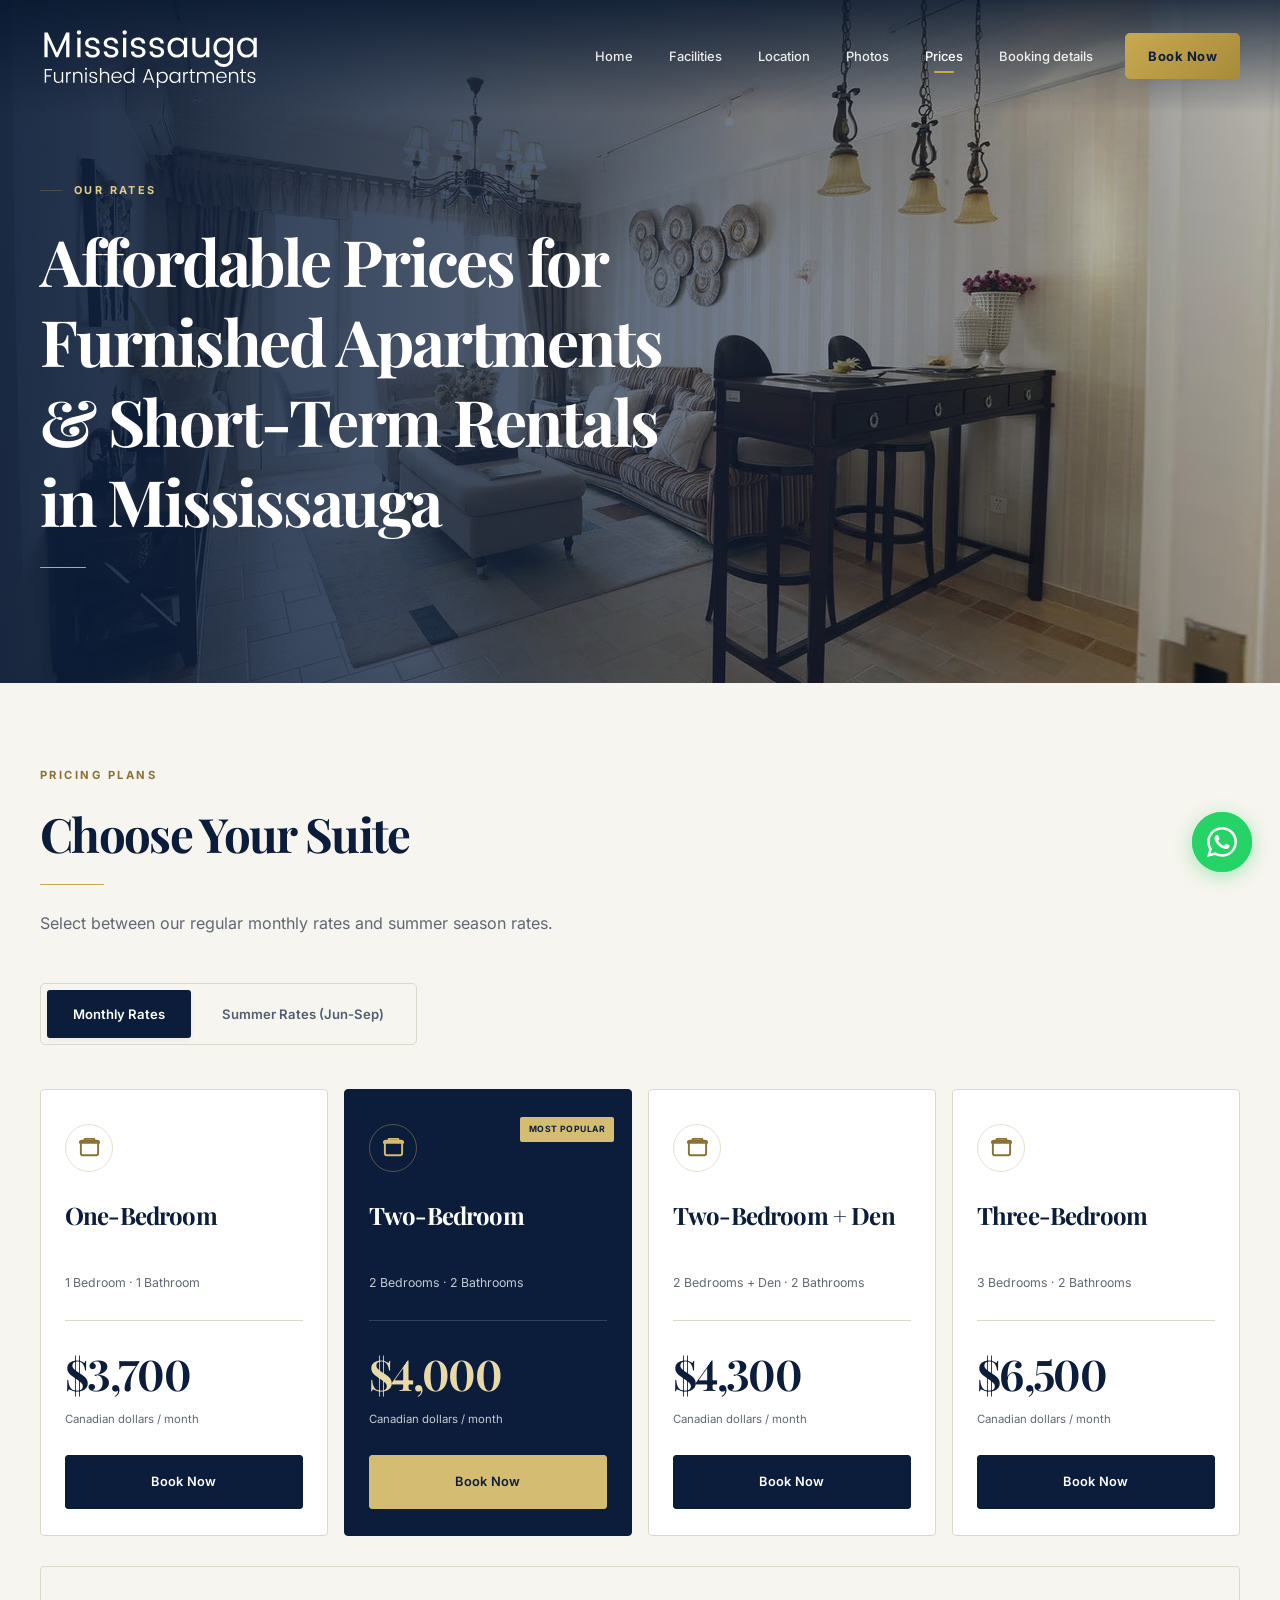
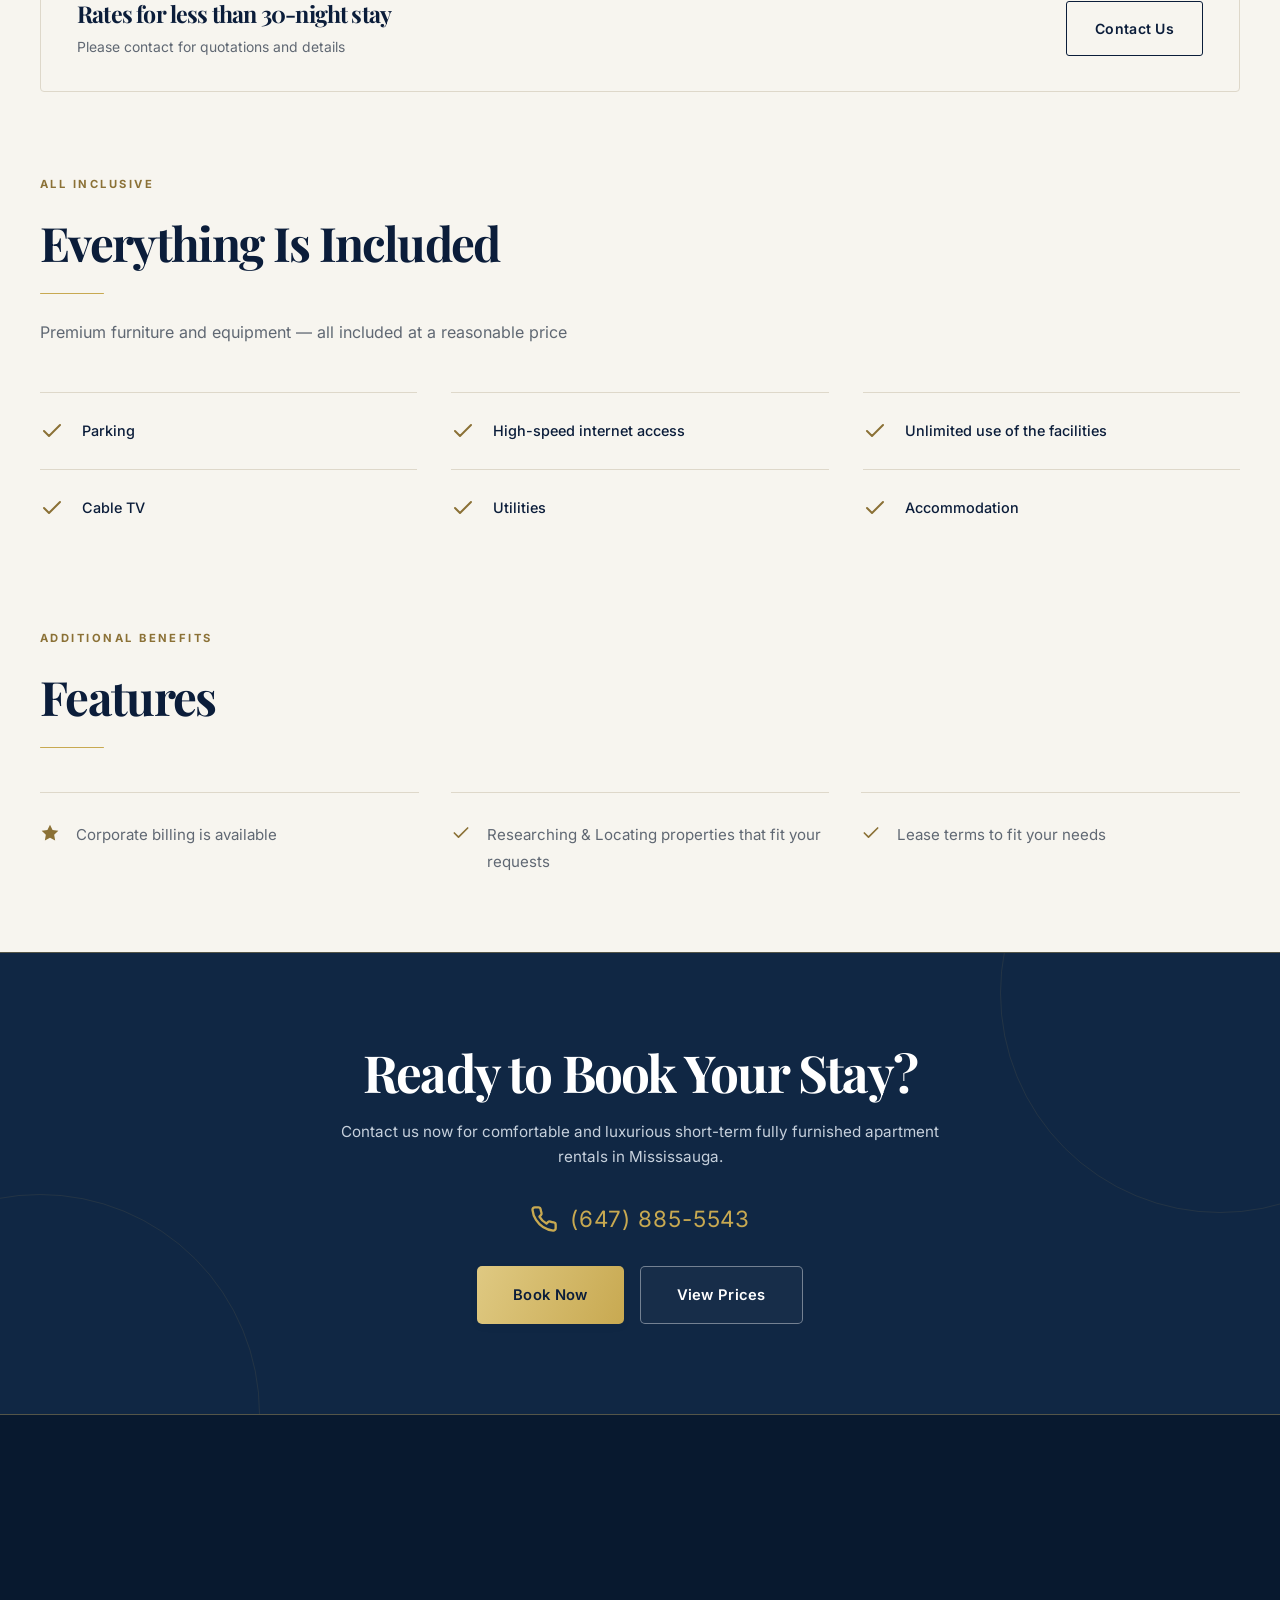
<file: pricing.html>
<!DOCTYPE html>
<html lang="en">
<head>
  <meta charset="UTF-8">
  <meta name="viewport" content="width=device-width, initial-scale=1.0">
  <title>Rates &amp; Pricing | Mississauga Furnished Apartments</title>
  <meta name="description" content="Compare monthly furnished apartment rates in Mississauga, including June to September prices. For stays under 30 nights, contact us for a quote.">
  <meta name="robots" content="index, follow, max-snippet:-1, max-image-preview:large, max-video-preview:-1">
  <meta name="author" content="Mississauga Furnished Apartments">
  <meta name="theme-color" content="#0B1D3A">
  <meta property="og:url" content="https://mississauga-furnished-apartments.ca/pricing">
  <meta property="og:title" content="Rates &amp; Pricing | Mississauga Furnished Apartments">
  <meta property="og:type" content="website">
  <meta property="og:description" content="Compare monthly furnished apartment rates in Mississauga, including June to September prices. For stays under 30 nights, contact us for a quote.">
  <meta property="og:image" content="https://assets.zyrosite.com/cdn-cgi/image/format=auto,w=1440,h=756,fit=crop,f=jpeg/ALpO9k4QVlsZ2wb2/whatsapp-image-2024-09-22-at-12.25.36-pm-2-d95KN5geLQuXe1zx.jpeg">
  <meta property="og:image:width" content="1440">
  <meta property="og:image:height" content="756">
  <meta property="og:image:alt" content="Fully furnished apartment suite in Mississauga near Square One">
  <meta property="og:locale" content="en_CA">
  <meta property="og:site_name" content="Mississauga Furnished Apartments">
  <meta name="twitter:card" content="summary_large_image">
  <meta name="twitter:title" content="Rates &amp; Pricing | Mississauga Furnished Apartments">
  <meta name="twitter:description" content="Compare monthly furnished apartment rates in Mississauga, including June to September prices. For stays under 30 nights, contact us for a quote.">
  <meta name="twitter:image" content="https://assets.zyrosite.com/cdn-cgi/image/format=auto,w=1440,h=756,fit=crop,f=jpeg/ALpO9k4QVlsZ2wb2/whatsapp-image-2024-09-22-at-12.25.36-pm-2-d95KN5geLQuXe1zx.jpeg">
  <meta name="twitter:image:alt" content="Fully furnished apartment suite in Mississauga near Square One">
  <link rel="canonical" href="https://mississauga-furnished-apartments.ca/pricing">
  <link rel="icon" href="/favicon.ico" type="image/x-icon" sizes="16x16 32x32 48x48 64x64 96x96 128x128 256x256">
  <link rel="icon" href="/favicon-96.png" type="image/png" sizes="96x96">
  <link rel="apple-touch-icon" href="/apple-touch-icon.png" sizes="180x180">
  <link rel="manifest" href="/site.webmanifest">
  <link rel="preload" as="image" type="image/avif" href="/images/facility-bg-mp86rRVwpPU0ooEl-w1920-ec77679001.avif" imagesrcset="/images/facility-bg-mp86rRVwpPU0ooEl-w768-3073a7bddd.avif 768w, /images/facility-bg-mp86rRVwpPU0ooEl-w1280-a68b2f551b.avif 1280w, /images/facility-bg-mp86rRVwpPU0ooEl-w1920-ec77679001.avif 1920w" imagesizes="100vw" fetchpriority="high">
  <link rel="preload" href="/fonts/playfair-var-latin.woff2" as="font" type="font/woff2" crossorigin>
  <link rel="preload" href="/fonts/inter-var-latin.woff2" as="font" type="font/woff2" crossorigin>
  <link rel="stylesheet" href="/assets/styles.dffad06f37.css">
  <script>document.documentElement.classList.add('js');</script>
  <script src="/assets/main.bd0d6fdb8a.js" defer></script>

  <script type="application/ld+json">
  {"@context":"https://schema.org","@graph":[{"@type":"LodgingBusiness","@id":"https://mississauga-furnished-apartments.ca/#business","name":"Mississauga Furnished Apartments","url":"https://mississauga-furnished-apartments.ca/","logo":"https://mississauga-furnished-apartments.ca/images/logdefeo-YZ97rq5DNquVJy9x-2dbbc9e1d8.svg","telephone":"+1-647-885-5543","email":"mississuga.furnished.apartments@gmail.com","address":{"@type":"PostalAddress","streetAddress":"3888 Duke of York Blvd","addressLocality":"Mississauga","addressRegion":"ON","addressCountry":"CA"},"priceRange":"CAD 3,700-7,900 per month","currenciesAccepted":"CAD","hasOfferCatalog":{"@id":"https://mississauga-furnished-apartments.ca/pricing#rates"}},{"@type":"WebSite","@id":"https://mississauga-furnished-apartments.ca/#website","url":"https://mississauga-furnished-apartments.ca/","name":"Mississauga Furnished Apartments","inLanguage":"en-CA","publisher":{"@id":"https://mississauga-furnished-apartments.ca/#business"}},{"@type":"WebPage","@id":"https://mississauga-furnished-apartments.ca/pricing#webpage","url":"https://mississauga-furnished-apartments.ca/pricing","name":"Rates & Pricing | Mississauga Furnished Apartments","description":"Compare monthly furnished apartment rates in Mississauga, including June to September prices. For stays under 30 nights, contact us for a quote.","inLanguage":"en-CA","isPartOf":{"@id":"https://mississauga-furnished-apartments.ca/#website"},"about":{"@id":"https://mississauga-furnished-apartments.ca/#business"},"breadcrumb":{"@id":"https://mississauga-furnished-apartments.ca/pricing#breadcrumb"},"mainEntity":{"@id":"https://mississauga-furnished-apartments.ca/pricing#rates"}},{"@type":"BreadcrumbList","@id":"https://mississauga-furnished-apartments.ca/pricing#breadcrumb","itemListElement":[{"@type":"ListItem","position":1,"name":"Home","item":"https://mississauga-furnished-apartments.ca/"},{"@type":"ListItem","position":2,"name":"Prices","item":"https://mississauga-furnished-apartments.ca/pricing"}]},{"@type":"Accommodation","@id":"https://mississauga-furnished-apartments.ca/pricing#one-bedroom","name":"One-Bedroom Suite","numberOfBedrooms":1,"numberOfBathroomsTotal":1},{"@type":"Accommodation","@id":"https://mississauga-furnished-apartments.ca/pricing#two-bedroom","name":"Two-Bedroom Suite","numberOfBedrooms":2,"numberOfBathroomsTotal":2},{"@type":"Accommodation","@id":"https://mississauga-furnished-apartments.ca/pricing#two-bedroom-den","name":"Two-Bedroom + Den Suite","numberOfBedrooms":2,"numberOfBathroomsTotal":2},{"@type":"Accommodation","@id":"https://mississauga-furnished-apartments.ca/pricing#three-bedroom","name":"Three-Bedroom Suite","numberOfBedrooms":3,"numberOfBathroomsTotal":2},{"@type":"OfferCatalog","@id":"https://mississauga-furnished-apartments.ca/pricing#rates","name":"Monthly and summer apartment rates","itemListElement":[{"@type":"Offer","name":"One-Bedroom Suite - Regular monthly rate","url":"https://mississauga-furnished-apartments.ca/pricing","businessFunction":"http://purl.org/goodrelations/v1#LeaseOut","description":"Regular monthly rate. For stays under 30 nights, contact us for a quotation.","seller":{"@id":"https://mississauga-furnished-apartments.ca/#business"},"itemOffered":{"@id":"https://mississauga-furnished-apartments.ca/pricing#one-bedroom"},"priceSpecification":{"@type":"UnitPriceSpecification","price":3700,"priceCurrency":"CAD","unitCode":"MON","unitText":"month"}},{"@type":"Offer","name":"One-Bedroom Suite - Summer monthly rate (June to September)","url":"https://mississauga-furnished-apartments.ca/pricing","businessFunction":"http://purl.org/goodrelations/v1#LeaseOut","description":"Summer monthly rate (June to September). For stays under 30 nights, contact us for a quotation.","seller":{"@id":"https://mississauga-furnished-apartments.ca/#business"},"itemOffered":{"@id":"https://mississauga-furnished-apartments.ca/pricing#one-bedroom"},"priceSpecification":{"@type":"UnitPriceSpecification","price":4500,"priceCurrency":"CAD","unitCode":"MON","unitText":"month"}},{"@type":"Offer","name":"Two-Bedroom Suite - Regular monthly rate","url":"https://mississauga-furnished-apartments.ca/pricing","businessFunction":"http://purl.org/goodrelations/v1#LeaseOut","description":"Regular monthly rate. For stays under 30 nights, contact us for a quotation.","seller":{"@id":"https://mississauga-furnished-apartments.ca/#business"},"itemOffered":{"@id":"https://mississauga-furnished-apartments.ca/pricing#two-bedroom"},"priceSpecification":{"@type":"UnitPriceSpecification","price":4000,"priceCurrency":"CAD","unitCode":"MON","unitText":"month"}},{"@type":"Offer","name":"Two-Bedroom Suite - Summer monthly rate (June to September)","url":"https://mississauga-furnished-apartments.ca/pricing","businessFunction":"http://purl.org/goodrelations/v1#LeaseOut","description":"Summer monthly rate (June to September). For stays under 30 nights, contact us for a quotation.","seller":{"@id":"https://mississauga-furnished-apartments.ca/#business"},"itemOffered":{"@id":"https://mississauga-furnished-apartments.ca/pricing#two-bedroom"},"priceSpecification":{"@type":"UnitPriceSpecification","price":5400,"priceCurrency":"CAD","unitCode":"MON","unitText":"month"}},{"@type":"Offer","name":"Two-Bedroom + Den Suite - Regular monthly rate","url":"https://mississauga-furnished-apartments.ca/pricing","businessFunction":"http://purl.org/goodrelations/v1#LeaseOut","description":"Regular monthly rate. For stays under 30 nights, contact us for a quotation.","seller":{"@id":"https://mississauga-furnished-apartments.ca/#business"},"itemOffered":{"@id":"https://mississauga-furnished-apartments.ca/pricing#two-bedroom-den"},"priceSpecification":{"@type":"UnitPriceSpecification","price":4300,"priceCurrency":"CAD","unitCode":"MON","unitText":"month"}},{"@type":"Offer","name":"Two-Bedroom + Den Suite - Summer monthly rate (June to September)","url":"https://mississauga-furnished-apartments.ca/pricing","businessFunction":"http://purl.org/goodrelations/v1#LeaseOut","description":"Summer monthly rate (June to September). For stays under 30 nights, contact us for a quotation.","seller":{"@id":"https://mississauga-furnished-apartments.ca/#business"},"itemOffered":{"@id":"https://mississauga-furnished-apartments.ca/pricing#two-bedroom-den"},"priceSpecification":{"@type":"UnitPriceSpecification","price":5600,"priceCurrency":"CAD","unitCode":"MON","unitText":"month"}},{"@type":"Offer","name":"Three-Bedroom Suite - Regular monthly rate","url":"https://mississauga-furnished-apartments.ca/pricing","businessFunction":"http://purl.org/goodrelations/v1#LeaseOut","description":"Regular monthly rate. For stays under 30 nights, contact us for a quotation.","seller":{"@id":"https://mississauga-furnished-apartments.ca/#business"},"itemOffered":{"@id":"https://mississauga-furnished-apartments.ca/pricing#three-bedroom"},"priceSpecification":{"@type":"UnitPriceSpecification","price":6500,"priceCurrency":"CAD","unitCode":"MON","unitText":"month"}},{"@type":"Offer","name":"Three-Bedroom Suite - Summer monthly rate (June to September)","url":"https://mississauga-furnished-apartments.ca/pricing","businessFunction":"http://purl.org/goodrelations/v1#LeaseOut","description":"Summer monthly rate (June to September). For stays under 30 nights, contact us for a quotation.","seller":{"@id":"https://mississauga-furnished-apartments.ca/#business"},"itemOffered":{"@id":"https://mississauga-furnished-apartments.ca/pricing#three-bedroom"},"priceSpecification":{"@type":"UnitPriceSpecification","price":7900,"priceCurrency":"CAD","unitCode":"MON","unitText":"month"}}]}]}
  </script>
</head>
<body class="page-pricing">

  <a class="skip-link" href="#main">Skip to main content</a>

  <!-- Header -->
  <header class="header transparent">
    <div class="container">
      <a href="/" class="header-logo">
        <img decoding="async" src="/images/logdefeo-YZ97rq5DNquVJy9x-2dbbc9e1d8.svg" alt="Mississauga Furnished Apartments logo">
      </a>
      <nav class="header-nav" id="site-nav" aria-label="Main navigation">
        <a href="/">Home</a>
        <a href="/facilities">Facilities</a>
        <a href="/location">Location</a>
        <a href="/gallery">Photos</a>
        <a href="/pricing" class="active">Prices</a>
        <a href="/booking-details">Booking details</a>
        <a href="/booking" class="btn-book">Book Now</a>
      </nav>
      <button class="hamburger" type="button" aria-label="Toggle menu" aria-expanded="false" aria-controls="site-nav">
        <span></span>
        <span></span>
        <span></span>
      </button>
    </div>
  </header>
  <div class="mobile-overlay"></div>

  <main id="main">

  <!-- Page Hero -->
  <section class="page-hero">
    <picture style="display:contents"><source type="image/avif" srcset="/images/facility-bg-mp86rRVwpPU0ooEl-w768-3073a7bddd.avif 768w, /images/facility-bg-mp86rRVwpPU0ooEl-w1280-a68b2f551b.avif 1280w, /images/facility-bg-mp86rRVwpPU0ooEl-w1920-ec77679001.avif 1920w" sizes="100vw"><img width="1920" height="1279" class="hero-bg" src="/images/facility-bg-mp86rRVwpPU0ooEl-w1920-f03b5ac982.webp" srcset="/images/facility-bg-mp86rRVwpPU0ooEl-w768-370ede7451.webp 768w, /images/facility-bg-mp86rRVwpPU0ooEl-w1280-33d0abe9c3.webp 1280w, /images/facility-bg-mp86rRVwpPU0ooEl-w1920-f03b5ac982.webp 1920w" sizes="100vw" alt="" fetchpriority="high" decoding="async"></picture>
    <div class="hero-overlay"></div>
    <div class="container">
    <span class="section-label">Our Rates</span>
    <h1>Affordable Prices for Furnished Apartments &amp; Short-Term Rentals in Mississauga</h1>
    <div class="divider"></div>
    </div>
  </section>

  <!-- Pricing Section -->
  <section class="section-padding">
    <div class="container">
      <div class="text-center fade-up">
        <span class="section-label">Pricing Plans</span>
        <h2 class="section-title">Choose Your Suite</h2>
        <div class="divider"></div>
        <p class="section-subtitle">Select between our regular monthly rates and summer season rates.</p>
      </div>

      <div class="pricing-toggle fade-up">
        <button class="pricing-toggle-btn active" data-pricing="regular">Monthly Rates</button>
        <button class="pricing-toggle-btn" data-pricing="summer">Summer Rates (Jun-Sep)</button>
      </div>

      <div class="pricing-cards fade-up stagger-children">
        <!-- Card 1 - One-Bedroom -->
        <div class="pricing-card">
          <div class="pricing-card-icon">
            <svg viewBox="0 0 24 24" fill="none" stroke="currentColor" stroke-width="2" stroke-linecap="round" stroke-linejoin="round"><path d="M3 7v11a2 2 0 002 2h14a2 2 0 002-2V7"/><path d="M2 7h20v0a2 2 0 00-2-2H4a2 2 0 00-2 2v0z"/><path d="M7 5V3h10v2"/></svg>
          </div>
          <h3>One-Bedroom</h3>
          <p class="pricing-card-specs">1 Bedroom &middot; 1 Bathroom</p>
          <div class="regular-price">
            <span class="price">$3,700</span>
            <span class="price-period">Canadian dollars / month</span>
          </div>
          <div class="summer-price" style="display:none">
            <span class="price">$4,500</span>
            <span class="price-period">Canadian dollars / month</span>
          </div>
          <a href="/booking" class="btn btn-primary">Book Now</a>
        </div>

        <!-- Card 2 - Two-Bedroom (Featured) -->
        <div class="pricing-card featured">
          <div class="pricing-card-icon">
            <svg viewBox="0 0 24 24" fill="none" stroke="currentColor" stroke-width="2" stroke-linecap="round" stroke-linejoin="round"><path d="M3 7v11a2 2 0 002 2h14a2 2 0 002-2V7"/><path d="M2 7h20v0a2 2 0 00-2-2H4a2 2 0 00-2 2v0z"/><path d="M7 5V3h10v2"/></svg>
          </div>
          <h3>Two-Bedroom</h3>
          <p class="pricing-card-specs">2 Bedrooms &middot; 2 Bathrooms</p>
          <div class="regular-price">
            <span class="price">$4,000</span>
            <span class="price-period">Canadian dollars / month</span>
          </div>
          <div class="summer-price" style="display:none">
            <span class="price">$5,400</span>
            <span class="price-period">Canadian dollars / month</span>
          </div>
          <a href="/booking" class="btn btn-primary">Book Now</a>
        </div>

        <!-- Card 3 - Two-Bedroom + Den -->
        <div class="pricing-card">
          <div class="pricing-card-icon">
            <svg viewBox="0 0 24 24" fill="none" stroke="currentColor" stroke-width="2" stroke-linecap="round" stroke-linejoin="round"><path d="M3 7v11a2 2 0 002 2h14a2 2 0 002-2V7"/><path d="M2 7h20v0a2 2 0 00-2-2H4a2 2 0 00-2 2v0z"/><path d="M7 5V3h10v2"/></svg>
          </div>
          <h3>Two-Bedroom + Den</h3>
          <p class="pricing-card-specs">2 Bedrooms + Den &middot; 2 Bathrooms</p>
          <div class="regular-price">
            <span class="price">$4,300</span>
            <span class="price-period">Canadian dollars / month</span>
          </div>
          <div class="summer-price" style="display:none">
            <span class="price">$5,600</span>
            <span class="price-period">Canadian dollars / month</span>
          </div>
          <a href="/booking" class="btn btn-primary">Book Now</a>
        </div>

        <!-- Card 4 - Three-Bedroom -->
        <div class="pricing-card">
          <div class="pricing-card-icon">
            <svg viewBox="0 0 24 24" fill="none" stroke="currentColor" stroke-width="2" stroke-linecap="round" stroke-linejoin="round"><path d="M3 7v11a2 2 0 002 2h14a2 2 0 002-2V7"/><path d="M2 7h20v0a2 2 0 00-2-2H4a2 2 0 00-2 2v0z"/><path d="M7 5V3h10v2"/></svg>
          </div>
          <h3>Three-Bedroom</h3>
          <p class="pricing-card-specs">3 Bedrooms &middot; 2 Bathrooms</p>
          <div class="regular-price">
            <span class="price">$6,500</span>
            <span class="price-period">Canadian dollars / month</span>
          </div>
          <div class="summer-price" style="display:none">
            <span class="price">$7,900</span>
            <span class="price-period">Canadian dollars / month</span>
          </div>
          <a href="/booking" class="btn btn-primary">Book Now</a>
        </div>
      </div>

      <!-- Short Stay Callout -->
      <div class="short-stay-callout fade-up">
        <h3>Rates for less than 30-night stay</h3>
        <p>Please contact for quotations and details</p>
        <a href="/booking" class="btn btn-primary">Contact Us</a>
      </div>
    </div>
  </section>

  <!-- What's Included -->
  <section class="section-padding bg-off-white">
    <div class="container">
      <div class="text-center fade-up">
        <span class="section-label">All Inclusive</span>
        <h2 class="section-title">Everything Is Included</h2>
        <div class="divider"></div>
        <p class="section-subtitle">Premium furniture and equipment — all included at a reasonable price</p>
      </div>
      <div class="included-grid fade-up stagger-children">
        <div class="included-item">
          <svg viewBox="0 0 24 24" fill="none" stroke="currentColor" stroke-width="2" stroke-linecap="round" stroke-linejoin="round"><polyline points="20 6 9 17 4 12"/></svg>
          <span>Parking</span>
        </div>
        <div class="included-item">
          <svg viewBox="0 0 24 24" fill="none" stroke="currentColor" stroke-width="2" stroke-linecap="round" stroke-linejoin="round"><polyline points="20 6 9 17 4 12"/></svg>
          <span>High-speed internet access</span>
        </div>
        <div class="included-item">
          <svg viewBox="0 0 24 24" fill="none" stroke="currentColor" stroke-width="2" stroke-linecap="round" stroke-linejoin="round"><polyline points="20 6 9 17 4 12"/></svg>
          <span>Unlimited use of the facilities</span>
        </div>
        <div class="included-item">
          <svg viewBox="0 0 24 24" fill="none" stroke="currentColor" stroke-width="2" stroke-linecap="round" stroke-linejoin="round"><polyline points="20 6 9 17 4 12"/></svg>
          <span>Cable TV</span>
        </div>
        <div class="included-item">
          <svg viewBox="0 0 24 24" fill="none" stroke="currentColor" stroke-width="2" stroke-linecap="round" stroke-linejoin="round"><polyline points="20 6 9 17 4 12"/></svg>
          <span>Utilities</span>
        </div>
        <div class="included-item">
          <svg viewBox="0 0 24 24" fill="none" stroke="currentColor" stroke-width="2" stroke-linecap="round" stroke-linejoin="round"><polyline points="20 6 9 17 4 12"/></svg>
          <span>Accommodation</span>
        </div>
      </div>
    </div>
  </section>

  <!-- Features -->
  <section class="section-padding">
    <div class="container">
      <div class="text-center fade-up">
        <span class="section-label">Additional Benefits</span>
        <h2 class="section-title">Features</h2>
        <div class="divider"></div>
      </div>
      <div class="features-list fade-up">
        <div class="feature-item">
          <svg viewBox="0 0 24 24" fill="currentColor"><path d="M12 2l3.09 6.26L22 9.27l-5 4.87 1.18 6.88L12 17.77l-6.18 3.25L7 14.14 2 9.27l6.91-1.01L12 2z"/></svg>
          <span>Corporate billing is available</span>
        </div>
        <div class="feature-item">
          <svg viewBox="0 0 24 24" fill="none" stroke="currentColor" stroke-width="2" stroke-linecap="round" stroke-linejoin="round"><polyline points="20 6 9 17 4 12"/></svg>
          <span>Researching &amp; Locating properties that fit your requests</span>
        </div>
        <div class="feature-item">
          <svg viewBox="0 0 24 24" fill="none" stroke="currentColor" stroke-width="2" stroke-linecap="round" stroke-linejoin="round"><polyline points="20 6 9 17 4 12"/></svg>
          <span>Lease terms to fit your needs</span>
        </div>
      </div>
    </div>
  </section>

  <!-- CTA Banner -->
  <section class="cta-banner">
    <div class="container">
      <h2 class="fade-up">Ready to Book Your Stay?</h2>
      <p class="fade-up">Contact us now for comfortable and luxurious short-term fully furnished apartment rentals in Mississauga.</p>
      <a href="tel:6478855543" class="cta-phone-large fade-up">
        <svg width="28" height="28" viewBox="0 0 24 24" fill="none" stroke="currentColor" stroke-width="2" stroke-linecap="round" stroke-linejoin="round"><path d="M22 16.92v3a2 2 0 0 1-2.18 2 19.79 19.79 0 0 1-8.63-3.07 19.5 19.5 0 0 1-6-6 19.79 19.79 0 0 1-3.07-8.67A2 2 0 0 1 4.11 2h3a2 2 0 0 1 2 1.72 12.84 12.84 0 0 0 .7 2.81 2 2 0 0 1-.45 2.11L8.09 9.91a16 16 0 0 0 6 6l1.27-1.27a2 2 0 0 1 2.11-.45 12.84 12.84 0 0 0 2.81.7A2 2 0 0 1 22 16.92z"/></svg>
        (647) 885-5543
      </a>
      <div class="cta-actions fade-up">
        <a href="/booking" class="btn btn-primary btn-lg">Book Now</a>
        <a href="/pricing" class="btn btn-secondary btn-lg">View Prices</a>
      </div>
    </div>
  </section>

  </main>

  <!-- Footer -->
  <footer class="footer">
    <div class="container">
      <div class="footer-grid stagger-children">
        <div class="footer-col">
          <div class="footer-logo">
            <img decoding="async" src="/images/logdefeo-YZ97rq5DNquVJy9x-2dbbc9e1d8.svg" alt="Mississauga Furnished Apartments logo">
          </div>
          <p>Your destination for premier fully furnished apartments in Mississauga and Toronto. Experience luxury, comfort, and convenience in the heart of the city.</p>
        </div>
        <div class="footer-col">
          <h4>Quick Links</h4>
          <div class="footer-links">
            <a href="/">Home</a>
            <a href="/facilities">Facilities</a>
            <a href="/location">Location</a>
            <a href="/gallery">Photos</a>
            <a href="/pricing">Prices</a>
            <a href="/booking">Book Now</a>
          </div>
        </div>
        <div class="footer-col">
          <h4>Contact Us</h4>
          <div class="footer-contact-item">
            <svg viewBox="0 0 24 24" fill="none" stroke="currentColor" stroke-width="2"><path d="M22 16.92v3a2 2 0 0 1-2.18 2 19.79 19.79 0 0 1-8.63-3.07 19.5 19.5 0 0 1-6-6 19.79 19.79 0 0 1-3.07-8.67A2 2 0 0 1 4.11 2h3a2 2 0 0 1 2 1.72c.13.81.36 1.6.7 2.35a2 2 0 0 1-.45 2.11L8.09 9.91a16 16 0 0 0 6 6l1.27-1.27a2 2 0 0 1 2.11-.45c.75.34 1.54.57 2.35.7A2 2 0 0 1 22 16.92z"/></svg>
            <a href="tel:6478855543">(647) 885-5543</a>
          </div>
          <div class="footer-contact-item">
            <svg viewBox="0 0 24 24" fill="none" stroke="currentColor" stroke-width="2"><path d="M4 4h16c1.1 0 2 .9 2 2v12c0 1.1-.9 2-2 2H4c-1.1 0-2-.9-2-2V6c0-1.1.9-2 2-2z"/><polyline points="22,6 12,13 2,6"/></svg>
            <a href="mailto:mississuga.furnished.apartments@gmail.com">mississuga.furnished.apartments@gmail.com</a>
          </div>
          <div class="footer-contact-item">
            <svg viewBox="0 0 24 24" fill="none" stroke="currentColor" stroke-width="2"><path d="M21 10c0 7-9 13-9 13s-9-6-9-13a9 9 0 0118 0z"/><circle cx="12" cy="10" r="3"/></svg>
            <span>3888 Duke of York Blvd, Mississauga, ON</span>
          </div>
        </div>
        <div class="footer-col">
          <h4>Newsletter</h4>
          <p>Subscribe to our newsletter for updates and special offers.</p>
          <form class="newsletter-form" aria-label="Subscribe form">
            <input type="email" placeholder="Your email address" aria-label="Email address" required>
            <button type="submit">Submit</button>
          </form>
          <p class="newsletter-success">Thank you!</p>
        </div>
      </div>
      <div class="footer-bottom">
        <p>&copy; 2025 Mississauga Furnished Apartments. All rights reserved.</p>
        <div class="payment-icons">
          <img src="/images/visa-YX4XklWv0VcqBEyp-w375-27a1198879.webp" alt="Visa" width="375" height="223" loading="lazy" decoding="async">
          <img src="/images/mastercard-mxBln4ELylSjrXQM-w375-78f10c4a67.webp" alt="Mastercard" width="375" height="223" loading="lazy" decoding="async">
          <img src="/images/amex-AoP65Wn533TgjDZ9-w375-a452a478ac.webp" alt="American Express" width="375" height="223" loading="lazy" decoding="async">
          <img src="/images/interac-ALpOke0k69hXBN4z-w375-0bcfb3b7e1.webp" alt="Interac" width="375" height="223" loading="lazy" decoding="async">
        </div>
      </div>
    </div>
  </footer>

  <!-- WhatsApp Float -->
  <a href="https://wa.me/16478855543" target="_blank" rel="noopener noreferrer" class="whatsapp-float" aria-label="Chat on WhatsApp">
    <svg viewBox="0 0 24 24"><path d="M17.472 14.382c-.297-.149-1.758-.867-2.03-.967-.273-.099-.471-.148-.67.15-.197.297-.767.966-.94 1.164-.173.199-.347.223-.644.075-.297-.15-1.255-.463-2.39-1.475-.883-.788-1.48-1.761-1.653-2.059-.173-.297-.018-.458.13-.606.134-.133.298-.347.446-.52.149-.174.198-.298.298-.497.099-.198.05-.371-.025-.52-.075-.149-.669-1.612-.916-2.207-.242-.579-.487-.5-.669-.51-.173-.008-.371-.01-.57-.01-.198 0-.52.074-.792.372-.272.297-1.04 1.016-1.04 2.479 0 1.462 1.065 2.875 1.213 3.074.149.198 2.096 3.2 5.077 4.487.709.306 1.262.489 1.694.625.712.227 1.36.195 1.871.118.571-.085 1.758-.719 2.006-1.413.248-.694.248-1.289.173-1.413-.074-.124-.272-.198-.57-.347m-5.421 7.403h-.004a9.87 9.87 0 01-5.031-1.378l-.361-.214-3.741.982.998-3.648-.235-.374a9.86 9.86 0 01-1.51-5.26c.001-5.45 4.436-9.884 9.888-9.884 2.64 0 5.122 1.03 6.988 2.898a9.825 9.825 0 012.893 6.994c-.003 5.45-4.437 9.884-9.885 9.884m8.413-18.297A11.815 11.815 0 0012.05 0C5.495 0 .16 5.335.157 11.892c0 2.096.547 4.142 1.588 5.945L.057 24l6.305-1.654a11.882 11.882 0 005.683 1.448h.005c6.554 0 11.89-5.335 11.893-11.893a11.821 11.821 0 00-3.48-8.413z"/></svg>
  </a>

  <!-- Scroll to Top -->
  <button class="scroll-top" aria-label="Scroll to top">
    <svg viewBox="0 0 24 24" fill="none" stroke="currentColor" stroke-width="2" stroke-linecap="round" stroke-linejoin="round"><polyline points="18 15 12 9 6 15"/></svg>
  </button>

</body>
</html>
</file>
<file: assets/styles.dffad06f37.css>
@font-face{font-family:Inter;font-style:normal;font-weight:300 700;font-display:swap;src:url(/fonts/inter-var-latin.woff2) format("woff2");unicode-range:U+0000-00FF,U+0131,U+0152-0153,U+02BB-02BC,U+02C6,U+02DA,U+02DC,U+0304,U+0308,U+0329,U+2000-206F,U+20AC,U+2122,U+2191,U+2193,U+2212,U+2215,U+FEFF,U+FFFD}@font-face{font-family:Inter;font-style:normal;font-weight:300 700;font-display:swap;src:url(/fonts/inter-var-latin-ext.woff2) format("woff2");unicode-range:U+0100-02BA,U+02BD-02C5,U+02C7-02CC,U+02CE-02D7,U+02DD-02FF,U+0304,U+0308,U+0329,U+1D00-1DBF,U+1E00-1E9F,U+1EF2-1EFF,U+2020,U+20A0-20AB,U+20AD-20C0,U+2113,U+2C60-2C7F,U+A720-A7FF}@font-face{font-family:Playfair Display;font-style:normal;font-weight:700 800;font-display:swap;src:url(/fonts/playfair-var-latin.woff2) format("woff2");unicode-range:U+0000-00FF,U+0131,U+0152-0153,U+02BB-02BC,U+02C6,U+02DA,U+02DC,U+0304,U+0308,U+0329,U+2000-206F,U+20AC,U+2122,U+2191,U+2193,U+2212,U+2215,U+FEFF,U+FFFD}@font-face{font-family:Playfair Display;font-style:normal;font-weight:700 800;font-display:swap;src:url(/fonts/playfair-var-latin-ext.woff2) format("woff2");unicode-range:U+0100-02BA,U+02BD-02C5,U+02C7-02CC,U+02CE-02D7,U+02DD-02FF,U+0304,U+0308,U+0329,U+1D00-1DBF,U+1E00-1E9F,U+1EF2-1EFF,U+2020,U+20A0-20AB,U+20AD-20C0,U+2113,U+2C60-2C7F,U+A720-A7FF}:root{--navy: #0B1D3A;--navy-light: #122B52;--navy-rgb: 11, 29, 58;--gold: #C8A951;--gold-light: #D4BC72;--gold-dark: #A88B3A;--gold-rgb: 200, 169, 81;--white: #FFFFFF;--off-white: #F8F8F6;--light-gray: #F0EDE8;--medium-gray: #D1CBC1;--charcoal: #2C2C2C;--text-body: #4A4A4A;--text-light: #7A7A7A;--green-whatsapp: #25D366;--shadow-sm: 0 2px 8px rgba(11, 29, 58, .08);--shadow-md: 0 4px 24px rgba(11, 29, 58, .12);--shadow-lg: 0 12px 48px rgba(11, 29, 58, .16);--shadow-xl: 0 20px 60px rgba(11, 29, 58, .22);--shadow-glow: 0 0 40px rgba(200, 169, 81, .3);--radius-sm: 8px;--radius-md: 14px;--radius-lg: 24px;--radius-xl: 32px;--transition: .35s cubic-bezier(.4, 0, .2, 1);--transition-slow: .6s cubic-bezier(.4, 0, .2, 1);--transition-spring: .5s cubic-bezier(.34, 1.56, .64, 1);--max-width: 1200px}*,*:before,*:after{margin:0;padding:0;box-sizing:border-box}html{scroll-behavior:smooth;-webkit-text-size-adjust:100%}body{font-family:Inter,sans-serif;color:var(--charcoal);line-height:1.7;background:var(--white);overflow-x:hidden;-webkit-font-smoothing:antialiased;-moz-osx-font-smoothing:grayscale}.skip-link{position:absolute;top:-60px;left:16px;z-index:2000;background:var(--navy);color:var(--white);padding:12px 22px;border-radius:var(--radius-sm);font-weight:600;font-size:.88rem;transition:top .2s ease}.skip-link:focus{top:16px}:focus-visible{outline:2px solid var(--gold);outline-offset:3px}::-webkit-scrollbar{width:8px}::-webkit-scrollbar-track{background:var(--off-white)}::-webkit-scrollbar-thumb{background:var(--gold);border-radius:4px}::-webkit-scrollbar-thumb:hover{background:var(--gold-dark)}::selection{background:rgba(var(--gold-rgb),.2);color:var(--navy)}img{max-width:100%;height:auto;display:block}a{text-decoration:none;color:inherit;transition:color var(--transition)}ul,ol{list-style:none}h1,h2,h3,h4,h5,h6{font-family:Playfair Display,serif;color:var(--navy);line-height:1.25;font-weight:700}h1{font-size:clamp(2.2rem,5vw,3.8rem);letter-spacing:-.02em}h2{font-size:clamp(1.8rem,4vw,3rem);letter-spacing:-.01em}h3{font-size:clamp(1.3rem,3vw,1.8rem)}h4{font-size:clamp(1.1rem,2.5vw,1.35rem)}p{color:var(--text-body);margin-bottom:1rem}.container{width:100%;max-width:var(--max-width);margin:0 auto;padding:0 24px}.section-padding{padding:120px 0}.section-padding-sm{padding:80px 0}.text-center{text-align:center}.text-gold{color:var(--gold)}.text-navy{color:var(--navy)}.text-white{color:var(--white)}.bg-white{background:var(--white)}.bg-off-white{background:var(--off-white)}.bg-light-gray{background:var(--light-gray)}.bg-navy{background:var(--navy)}.section-label{font-family:Inter,sans-serif;font-size:.75rem;font-weight:700;text-transform:uppercase;letter-spacing:4px;color:var(--gold);margin-bottom:16px;display:inline-block;position:relative}.section-label:before,.section-label:after{content:"";position:absolute;top:50%;width:30px;height:1px;background:var(--gold);opacity:.5}.section-label:before{right:calc(100% + 12px)}.section-label:after{left:calc(100% + 12px)}.section-title{margin-bottom:20px}.section-subtitle{font-size:1.1rem;color:var(--text-light);max-width:650px;margin:0 auto 60px;line-height:1.8}.divider{width:50px;height:2px;background:linear-gradient(90deg,transparent,var(--gold),transparent);margin:20px auto 32px;border-radius:2px}.btn{display:inline-flex;align-items:center;justify-content:center;gap:8px;padding:15px 34px;font-family:Inter,sans-serif;font-size:.88rem;font-weight:600;border-radius:var(--radius-sm);border:none;cursor:pointer;transition:all var(--transition);text-transform:uppercase;letter-spacing:1.5px;white-space:nowrap;position:relative;overflow:hidden}.btn:before{content:"";position:absolute;top:0;left:-100%;width:100%;height:100%;background:linear-gradient(90deg,transparent,rgba(255,255,255,.2),transparent);transition:left .5s ease}.btn:hover:before{left:100%}.btn-primary{background:linear-gradient(135deg,var(--gold),var(--gold-dark));color:var(--navy);box-shadow:0 4px 15px rgba(var(--gold-rgb),.3)}.btn-primary:hover{transform:translateY(-3px);box-shadow:0 8px 30px rgba(var(--gold-rgb),.45)}.btn-secondary{background:#ffffff1a;color:var(--white);border:2px solid rgba(255,255,255,.4);backdrop-filter:blur(10px);-webkit-backdrop-filter:blur(10px)}.btn-secondary:hover{background:var(--white);color:var(--navy);border-color:var(--white);transform:translateY(-3px);box-shadow:0 8px 30px #fff3}.btn-outline{background:transparent;color:var(--navy);border:2px solid var(--navy)}.btn-outline:hover{background:var(--navy);color:var(--white);transform:translateY(-3px);box-shadow:0 8px 25px rgba(var(--navy-rgb),.3)}.btn-navy{background:var(--navy);color:var(--white)}.btn-navy:hover{background:var(--navy-light);transform:translateY(-3px);box-shadow:var(--shadow-lg)}.btn-sm{padding:10px 22px;font-size:.8rem;letter-spacing:1px}.btn-lg{padding:18px 44px;font-size:.95rem}.header{position:fixed;top:0;left:0;right:0;z-index:1000;padding:20px 0;transition:all .4s ease}.header.transparent{background:transparent}.header.scrolled{background:#fffffff2;backdrop-filter:blur(20px);-webkit-backdrop-filter:blur(20px);padding:12px 0;box-shadow:0 1px 30px rgba(var(--navy-rgb),.08)}.header .container{display:flex;align-items:center;justify-content:space-between}.header-logo img{height:48px;width:auto;transition:all var(--transition)}.header.scrolled .header-logo img{height:38px}.header-nav{display:flex;align-items:center;gap:4px}.header-nav a{padding:8px 18px;font-size:.88rem;font-weight:500;border-radius:var(--radius-sm);transition:all var(--transition);position:relative}.header-nav a:not(.btn-book):after{content:"";position:absolute;bottom:4px;left:50%;transform:translate(-50%);width:0;height:2px;background:var(--gold);border-radius:1px;transition:width var(--transition)}.header-nav a:not(.btn-book):hover:after,.header-nav a:not(.btn-book).active:after{width:20px}.header.transparent .header-nav a{color:#ffffffe6}.header.transparent .header-nav a:hover,.header.transparent .header-nav a.active{color:var(--white)}.header.scrolled .header-nav a{color:var(--charcoal)}.header.scrolled .header-nav a:hover,.header.scrolled .header-nav a.active{color:var(--navy)}.header-nav .btn-book{background:linear-gradient(135deg,var(--gold),var(--gold-dark));color:var(--navy)!important;font-weight:700;padding:10px 26px;margin-left:12px;border-radius:50px;box-shadow:0 4px 15px rgba(var(--gold-rgb),.3);letter-spacing:.5px}.header-nav .btn-book:after{display:none}.header-nav .btn-book:hover{transform:translateY(-2px);box-shadow:0 6px 25px rgba(var(--gold-rgb),.45)}.hamburger{display:none;flex-direction:column;gap:6px;cursor:pointer;padding:8px;z-index:1001;background:none;border:none}.hamburger span{display:block;width:26px;height:2px;background:var(--white);transition:all var(--transition);border-radius:2px}.header.scrolled .hamburger span{background:var(--charcoal)}.hamburger.active span:nth-child(1){transform:rotate(45deg) translate(5px,6px)}.hamburger.active span:nth-child(2){opacity:0;transform:translate(-10px)}.hamburger.active span:nth-child(3){transform:rotate(-45deg) translate(5px,-6px)}@media(max-width:968px){.hamburger{display:flex;min-height:44px;justify-content:center}.header.menu-open{transform:none!important;background:transparent;box-shadow:none;backdrop-filter:none;-webkit-backdrop-filter:none}.header.menu-open .header-logo{visibility:hidden}.header.menu-open .hamburger span{background:var(--gold-light)}.hamburger.active{border-radius:50%;background:#ffffff0f}.header-nav{position:fixed;top:0;right:0;width:min(380px,calc(100vw - 20px));height:100vh;height:100dvh;background:linear-gradient(155deg,#142c4a 0%,var(--navy) 48%,#08172e 100%);border-left:1px solid rgba(var(--gold-rgb),.25);flex-direction:column;align-items:stretch;padding:38px 28px max(28px,env(safe-area-inset-bottom));gap:0;overflow-y:auto;overscroll-behavior:contain;visibility:hidden;transform:translate(100%);transition:transform .28s ease,visibility .28s;box-shadow:-12px 0 32px #0000001f}.header-nav:before{content:"";display:block;flex:0 0 58px;width:210px;max-width:calc(100% - 46px);margin:0 0 42px;background:url(/images/logdefeo-YZ97rq5DNquVJy9x-2dbbc9e1d8.svg) left center / contain no-repeat;filter:brightness(0) invert(1);opacity:.95}.header-nav:after{content:"";position:absolute;top:119px;left:28px;right:28px;height:1px;background:linear-gradient(90deg,var(--gold),rgba(var(--gold-rgb),.1))}.header-nav.open{visibility:visible;transform:translate(0)}.header-nav a{display:flex;align-items:center;flex:0 0 auto;color:#f7f3e9!important;font-family:Playfair Display,Georgia,serif;font-size:1.55rem;font-weight:600;line-height:1.3;min-height:62px;padding:12px 38px 12px 14px;width:100%;border-bottom:1px solid rgba(255,255,255,.08);border-radius:0;transition:color .18s ease,background-color .18s ease}.header-nav a:not(.btn-book):after{content:"";display:block;top:calc(50% - 3px);bottom:auto;left:auto;right:15px;width:6px;height:6px;border-top:1px solid currentColor;border-right:1px solid currentColor;border-radius:0;background:none;transform:rotate(45deg);opacity:.45;transition:opacity .18s ease}.header-nav a:not(.btn-book):hover:after,.header-nav a:not(.btn-book).active:after{width:6px;opacity:1}.header-nav a:not(.btn-book):hover,.header-nav a:not(.btn-book).active{background:rgba(var(--gold-rgb),.07);color:var(--gold-light)!important}.header-nav a:not(.btn-book).active{box-shadow:inset 2px 0 0 var(--gold)}.header-nav a:focus-visible,.hamburger:focus-visible{outline:2px solid var(--gold-light);outline-offset:4px}.header-nav .btn-book{justify-content:center;flex-shrink:0;font-family:Inter,sans-serif;font-size:.95rem;font-weight:700;letter-spacing:.04em;min-height:56px;padding:14px 22px;margin-left:0;margin-top:auto;text-align:center;border:1px solid rgba(255,255,255,.2);border-radius:10px;background:linear-gradient(115deg,#ddc47d,var(--gold) 60%,#b89945);color:var(--navy)!important;box-shadow:0 5px 18px #00000021;transform:none!important}.header-nav a:nth-last-child(2){margin-bottom:30px}.header-nav .btn-book:hover{background:var(--gold-light);transform:none}.mobile-overlay.active{backdrop-filter:none;-webkit-backdrop-filter:none}}@media(max-width:968px)and (max-height:660px){.header-nav{padding-top:28px;padding-bottom:20px}.header-nav:before{flex-basis:48px;margin-bottom:28px}.header-nav:after{top:96px}.header-nav a{min-height:54px;font-size:1.4rem}.header-nav a:nth-last-child(2){margin-bottom:22px}.header-nav .btn-book{min-height:52px;font-size:.95rem}}.hero{position:relative;min-height:100vh;display:flex;align-items:center;justify-content:center;text-align:center;overflow:hidden}.hero-bg{position:absolute;inset:0;width:100%;height:100%;object-fit:cover;object-position:center;background-size:cover;background-position:center;background-repeat:no-repeat;will-change:transform}.hero .hero-bg{transform:scale(1.1)}.hero-overlay{position:absolute;inset:0;background:linear-gradient(180deg,rgba(var(--navy-rgb),.55),rgba(var(--navy-rgb),.7),rgba(var(--navy-rgb),.85))}.hero:before,.hero:after{content:"";position:absolute;border-radius:50%;opacity:.04;animation:float 20s ease-in-out infinite;pointer-events:none}.hero:before{width:600px;height:600px;background:var(--gold);top:-200px;right:-200px}.hero:after{width:400px;height:400px;background:var(--gold);bottom:-150px;left:-100px;animation-delay:-10s}@keyframes float{0%,to{transform:translate(0) rotate(0)}25%{transform:translate(30px,-30px) rotate(5deg)}50%{transform:translate(-20px,20px) rotate(-5deg)}75%{transform:translate(20px,10px) rotate(3deg)}}.hero-content{position:relative;z-index:2;padding:0 24px;max-width:900px}.hero-badge{display:inline-flex;align-items:center;gap:8px;background:rgba(var(--gold-rgb),.1);border:1px solid rgba(var(--gold-rgb),.25);color:var(--gold);padding:10px 24px;border-radius:50px;font-size:.82rem;font-weight:600;margin-bottom:32px;backdrop-filter:blur(20px);-webkit-backdrop-filter:blur(20px);letter-spacing:.5px}.hero-badge svg{width:16px;height:16px;fill:var(--gold)}.hero h1{color:var(--white);margin-bottom:24px;font-size:clamp(2.5rem,6vw,4.2rem);line-height:1.15;letter-spacing:-.02em}.hero-subtitle{color:#ffffffbf;font-size:clamp(1rem,2.5vw,1.2rem);margin-bottom:48px;line-height:1.8;font-weight:300}.hero-actions{display:flex;gap:16px;justify-content:center;flex-wrap:wrap}.hero-phone{display:inline-flex;align-items:center;gap:10px;color:var(--gold);font-size:1.1rem;font-weight:600;margin-top:36px;transition:all var(--transition)}.hero-phone svg{width:20px;height:20px;animation:pulse-ring 2s ease-out infinite}@keyframes pulse-ring{0%{transform:scale(1)}50%{transform:scale(1.15)}to{transform:scale(1)}}.hero-phone:hover{color:var(--gold-light);transform:translate(4px)}.hero-scroll{position:absolute;bottom:40px;left:50%;transform:translate(-50%);z-index:3;display:flex;flex-direction:column;align-items:center;gap:8px;color:#fff6;font-size:.7rem;font-weight:500;letter-spacing:2px;text-transform:uppercase}.hero-scroll-line{width:1px;height:40px;background:linear-gradient(to bottom,rgba(var(--gold-rgb),.6),transparent);animation:scroll-line 2s ease-in-out infinite}@keyframes scroll-line{0%{transform:scaleY(0);transform-origin:top}50%{transform:scaleY(1);transform-origin:top}51%{transform:scaleY(1);transform-origin:bottom}to{transform:scaleY(0);transform-origin:bottom}}.page-hero{position:relative;padding:200px 0 110px;text-align:center;overflow:hidden}.page-hero .hero-bg{position:absolute;inset:0;width:100%;height:100%;object-fit:cover;object-position:center;background-size:cover;background-position:center;will-change:transform}.page-hero .hero-overlay{background:linear-gradient(180deg,rgba(var(--navy-rgb),.6),rgba(var(--navy-rgb),.85))}.page-hero h1{color:var(--white);position:relative;z-index:2;max-width:800px;margin:0 auto}.page-hero .section-label{position:relative;z-index:2}.page-hero .hero-content{position:relative;z-index:2;margin:0 auto;padding:0 24px}.page-hero .divider{position:relative;z-index:2}.page-hero .section-label:before,.page-hero .section-label:after{background:rgba(var(--gold-rgb),.5)}.stats-section{background:var(--navy);padding:0;position:relative;z-index:5;margin-top:-60px}.stats-grid{display:grid;grid-template-columns:repeat(4,1fr);max-width:1000px;margin:0 auto;background:var(--white);border-radius:var(--radius-xl);box-shadow:var(--shadow-xl);overflow:hidden}.stat-item{padding:40px 24px;text-align:center;position:relative;transition:all var(--transition)}.stat-item:not(:last-child):after{content:"";position:absolute;right:0;top:20%;height:60%;width:1px;background:var(--light-gray)}.stat-item:hover{background:rgba(var(--gold-rgb),.04)}.stat-number{font-family:Playfair Display,serif;font-size:2.8rem;font-weight:800;color:var(--navy);line-height:1;margin-bottom:8px}.stat-number .counter-suffix{font-size:1.8rem;color:var(--gold)}.stat-number.stat-text-only{font-size:2rem;background:linear-gradient(135deg,var(--gold),var(--gold-dark));-webkit-background-clip:text;-webkit-text-fill-color:transparent;background-clip:text}.stat-label{font-size:.85rem;color:var(--text-light);font-weight:500;letter-spacing:.5px}@media(max-width:768px){.stats-grid{grid-template-columns:repeat(2,1fr);border-radius:var(--radius-lg)}.stat-item:nth-child(2):after{display:none}.stat-item:nth-child(1),.stat-item:nth-child(2){border-bottom:1px solid var(--light-gray)}.stats-section{margin-top:-40px}}@media(max-width:480px){.stats-grid{grid-template-columns:1fr 1fr}.stat-number{font-size:2.2rem}.stat-item{padding:28px 16px}}.suites-grid{display:grid;grid-template-columns:repeat(auto-fill,minmax(270px,1fr));gap:28px}.suite-card{background:var(--white);border-radius:var(--radius-lg);overflow:hidden;box-shadow:var(--shadow-sm);transition:all var(--transition-spring);border:1px solid rgba(var(--navy-rgb),.05)}.suite-card:hover{transform:translateY(-12px);box-shadow:var(--shadow-xl)}.suite-card-img{position:relative;height:240px;overflow:hidden}.suite-card-img img{width:100%;height:100%;object-fit:cover;transition:transform .8s cubic-bezier(.4,0,.2,1)}.suite-card:hover .suite-card-img img{transform:scale(1.1)}.suite-card-badge{position:absolute;top:16px;left:16px;background:linear-gradient(135deg,var(--gold),var(--gold-dark));color:var(--navy);padding:5px 14px;border-radius:50px;font-size:.7rem;font-weight:700;text-transform:uppercase;letter-spacing:1.5px;box-shadow:0 4px 12px rgba(var(--gold-rgb),.3)}.suite-card-body{padding:28px}.suite-card h3{font-size:1.2rem;margin-bottom:10px}.suite-card-specs{display:flex;gap:16px;margin-bottom:16px;color:var(--text-light);font-size:.85rem}.suite-card-specs span{display:flex;align-items:center;gap:5px}.suite-card-price{font-size:1.15rem;font-weight:700;color:var(--navy);margin-bottom:18px}.suite-card-price span{font-size:.85rem;font-weight:400;color:var(--text-light)}.suite-card-actions{display:flex;gap:10px}.suite-card-actions .btn{flex:1;padding:11px 16px;font-size:.78rem}.features-grid{display:grid;grid-template-columns:repeat(auto-fill,minmax(340px,1fr));gap:28px}.feature-card{background:var(--white);padding:44px 36px;border-radius:var(--radius-lg);text-align:center;transition:all var(--transition-spring);border:1px solid rgba(var(--navy-rgb),.06);position:relative;overflow:hidden}.feature-card:before{content:"";position:absolute;top:0;left:0;right:0;height:3px;background:linear-gradient(90deg,var(--gold),var(--gold-dark));transform:scaleX(0);transform-origin:left;transition:transform var(--transition)}.feature-card:hover:before{transform:scaleX(1)}.feature-card:hover{transform:translateY(-6px);box-shadow:var(--shadow-lg)}.feature-icon{width:72px;height:72px;background:linear-gradient(135deg,rgba(var(--gold-rgb),.08),rgba(var(--gold-rgb),.18));border-radius:20px;display:flex;align-items:center;justify-content:center;margin:0 auto 24px;transition:all var(--transition)}.feature-card:hover .feature-icon{background:linear-gradient(135deg,var(--gold),var(--gold-dark));transform:scale(1.05) rotate(3deg)}.feature-icon svg{width:30px;height:30px;color:var(--gold);transition:color var(--transition)}.feature-card:hover .feature-icon svg{color:var(--navy)}.feature-card h4{margin-bottom:12px;font-size:1.15rem}.feature-card p{font-size:.9rem;color:var(--text-light);margin-bottom:0;line-height:1.7}.about-grid{display:grid;grid-template-columns:1fr 1fr;gap:80px;align-items:center}.about-images{position:relative}.about-img-main{border-radius:var(--radius-xl);overflow:hidden;box-shadow:var(--shadow-lg)}.about-img-main img{width:100%;height:420px;object-fit:cover;transition:transform .8s ease}.about-img-main:hover img{transform:scale(1.03)}.about-img-secondary{position:absolute;bottom:-40px;right:-40px;width:220px;height:220px;border-radius:var(--radius-lg);overflow:hidden;border:8px solid var(--white);box-shadow:var(--shadow-xl)}.about-img-secondary img{width:100%;height:100%;object-fit:cover}.about-experience-badge{position:absolute;top:-20px;left:-20px;background:linear-gradient(135deg,var(--gold),var(--gold-dark));color:var(--navy);width:100px;height:100px;border-radius:50%;padding:12px;text-align:center;display:flex;flex-direction:column;align-items:center;justify-content:center;box-shadow:var(--shadow-glow);z-index:3}.about-experience-badge .number{font-family:Playfair Display,serif;font-size:1.8rem;font-weight:800;line-height:1}.about-experience-badge .text{width:100%;margin-top:5px;font-size:.6rem;font-weight:600;line-height:1.4;text-align:center;text-transform:none;letter-spacing:0;white-space:nowrap}.about-content h2{margin-bottom:24px}.about-content p{margin-bottom:16px;line-height:1.85}.about-highlight{background:linear-gradient(135deg,rgba(var(--gold-rgb),.06),rgba(var(--gold-rgb),.12));border-left:4px solid var(--gold);padding:24px 28px;border-radius:0 var(--radius-md) var(--radius-md) 0;margin-bottom:28px}.about-highlight p{color:var(--navy);font-weight:500;margin-bottom:0;font-size:1.05rem}@media(max-width:768px){.about-grid{grid-template-columns:1fr;gap:50px}.about-img-secondary{right:16px;bottom:-24px;width:160px;height:160px}.about-experience-badge{width:80px;height:80px;padding:8px;top:-10px;left:-10px}.about-experience-badge .number{font-size:1.4rem}}.facilities-scroll{display:grid;grid-template-columns:repeat(auto-fill,minmax(200px,1fr));gap:20px}.facility-mini-card{background:var(--white);padding:32px 20px;border-radius:var(--radius-md);text-align:center;transition:all var(--transition-spring);border:1px solid rgba(var(--navy-rgb),.06)}.facility-mini-card:hover{border-color:var(--gold);transform:translateY(-6px);box-shadow:var(--shadow-md)}.facility-mini-card svg{width:34px;height:34px;color:var(--gold);margin-bottom:14px}.facility-mini-card h4{font-size:.9rem;font-family:Inter,sans-serif;font-weight:600}.cta-banner{background:linear-gradient(135deg,var(--navy) 0%,var(--navy-light) 50%,var(--navy) 100%);padding:100px 0;text-align:center;position:relative;overflow:hidden}.cta-banner:before{content:"";position:absolute;top:-200px;right:-100px;width:500px;height:500px;background:radial-gradient(circle,rgba(var(--gold-rgb),.08) 0%,transparent 70%);border-radius:50%;animation:float 15s ease-in-out infinite}.cta-banner:after{content:"";position:absolute;bottom:-150px;left:-80px;width:400px;height:400px;background:radial-gradient(circle,rgba(var(--gold-rgb),.06) 0%,transparent 70%);border-radius:50%;animation:float 15s ease-in-out infinite reverse}.cta-banner h2{color:var(--white);margin-bottom:16px;position:relative;z-index:1}.cta-banner p{color:#ffffffb3;font-size:1.1rem;margin-bottom:36px;position:relative;z-index:1}.cta-banner .cta-actions{display:flex;gap:16px;justify-content:center;flex-wrap:wrap;position:relative;z-index:1}.cta-phone-large{display:flex;align-items:center;gap:12px;color:var(--gold);font-size:1.6rem;font-weight:700;font-family:Playfair Display,serif;margin-bottom:28px;justify-content:center;position:relative;z-index:1;transition:all var(--transition)}.cta-phone-large:hover{color:var(--gold-light);transform:scale(1.03)}.footer{background:var(--navy);color:#ffffffb3;padding:90px 0 0}.footer-grid{display:grid;grid-template-columns:1.5fr 1fr 1fr 1.5fr;gap:48px;padding-bottom:70px;border-bottom:1px solid rgba(255,255,255,.08)}.footer-col h4{color:var(--white);font-size:1.1rem;margin-bottom:24px;position:relative;display:inline-block}.footer-col h4:after{content:"";position:absolute;bottom:-6px;left:0;width:24px;height:2px;background:var(--gold);border-radius:1px}.footer-logo img{height:42px;margin-bottom:20px}.footer-col p{color:#ffffff80;font-size:.9rem;line-height:1.8}.footer-links a{display:block;color:#ffffff80;padding:7px 0;font-size:.9rem;transition:all var(--transition)}.footer-links a:hover{color:var(--gold);padding-left:10px}.footer-contact-item{display:flex;align-items:flex-start;gap:12px;margin-bottom:18px;font-size:.9rem}.footer-contact-item svg{width:18px;height:18px;color:var(--gold);flex-shrink:0;margin-top:3px}.footer-contact-item a,.footer-contact-item span{color:#ffffff80}.footer-contact-item a:hover{color:var(--gold)}.newsletter-form{display:flex;gap:0;margin-top:16px;border-radius:var(--radius-sm);overflow:hidden;border:1px solid rgba(255,255,255,.15)}.newsletter-form input{flex:1;padding:14px 16px;border:none;background:#ffffff0d;color:var(--white);font-size:.88rem;outline:none;transition:background var(--transition);font-family:Inter,sans-serif}.newsletter-form input::placeholder{color:#ffffff59}.newsletter-form input:focus{background:#ffffff14}.newsletter-form button{padding:14px 22px;background:var(--gold);color:var(--navy);border:none;font-weight:700;font-size:.82rem;cursor:pointer;transition:all var(--transition);white-space:nowrap;font-family:Inter,sans-serif;letter-spacing:.5px}.newsletter-form button:hover{background:var(--gold-light)}.newsletter-success{color:var(--gold);font-size:.9rem;margin-top:10px;display:none}.footer-bottom{display:flex;align-items:center;justify-content:space-between;padding:28px 0;flex-wrap:wrap;gap:16px}.footer-bottom p{font-size:.82rem;color:#ffffff4d;margin-bottom:0}.payment-icons{display:flex;gap:10px;align-items:center}.payment-icons img{height:28px;width:auto;opacity:.5;transition:all var(--transition);border-radius:4px}.payment-icons img:hover{opacity:.9;transform:translateY(-2px)}@media(max-width:968px){.footer-grid{grid-template-columns:1fr 1fr}}@media(max-width:580px){.footer-grid{grid-template-columns:1fr}.footer-bottom{flex-direction:column;text-align:center}}.whatsapp-float{position:fixed;bottom:28px;right:28px;width:60px;height:60px;background:var(--green-whatsapp);border-radius:50%;display:flex;align-items:center;justify-content:center;box-shadow:0 4px 20px #25d36666;z-index:999;transition:all var(--transition-spring)}.whatsapp-float:before{content:"";position:absolute;width:100%;height:100%;border-radius:50%;background:var(--green-whatsapp);animation:whatsapp-pulse 2s ease-out infinite;z-index:-1}@keyframes whatsapp-pulse{0%{transform:scale(1);opacity:.4}to{transform:scale(1.6);opacity:0}}.whatsapp-float:hover{transform:scale(1.1) translateY(-2px);box-shadow:0 8px 30px #25d36680}.whatsapp-float svg{width:30px;height:30px;fill:#fff}.scroll-top{position:fixed;bottom:100px;right:32px;width:46px;height:46px;background:var(--navy);color:var(--white);border:none;border-radius:50%;display:flex;align-items:center;justify-content:center;cursor:pointer;opacity:0;visibility:hidden;transform:translateY(20px);transition:all var(--transition);z-index:998;box-shadow:var(--shadow-md)}.scroll-top.visible{opacity:1;visibility:visible;transform:translateY(0)}.scroll-top:hover{background:var(--gold);color:var(--navy);transform:translateY(-3px)}.scroll-top svg{width:20px;height:20px}.facilities-grid{display:grid;grid-template-columns:repeat(auto-fill,minmax(260px,1fr));gap:24px}.facility-card{background:var(--white);padding:36px 28px;border-radius:var(--radius-lg);text-align:center;transition:all var(--transition-spring);border:1px solid rgba(var(--navy-rgb),.06);position:relative;overflow:hidden}.facility-card:before{content:"";position:absolute;top:0;left:0;right:0;height:3px;background:linear-gradient(90deg,var(--gold),var(--gold-dark));transform:scaleX(0);transition:transform var(--transition)}.facility-card:hover:before{transform:scaleX(1)}.facility-card:hover{transform:translateY(-6px);box-shadow:var(--shadow-lg)}.facility-card svg{width:42px;height:42px;color:var(--gold);margin-bottom:18px}.facility-card h4{font-size:1rem;margin-bottom:8px;font-family:Inter,sans-serif;font-weight:600}.facility-card p{font-size:.85rem;color:var(--text-light);margin-bottom:0}.notice-callout{background:linear-gradient(135deg,rgba(var(--gold-rgb),.06),rgba(var(--gold-rgb),.12));border:1px solid rgba(var(--gold-rgb),.2);border-radius:var(--radius-lg);padding:28px 36px;display:flex;align-items:flex-start;gap:16px;margin-top:44px}.notice-callout svg{width:24px;height:24px;color:var(--gold);flex-shrink:0;margin-top:2px}.notice-callout p{margin-bottom:0;color:var(--navy);font-weight:500}.layout-grid{display:grid;grid-template-columns:repeat(auto-fill,minmax(180px,1fr));gap:20px}.layout-item{background:var(--white);padding:32px 20px;border-radius:var(--radius-md);text-align:center;border:1px solid rgba(var(--navy-rgb),.06);transition:all var(--transition)}.layout-item:hover{border-color:var(--gold);transform:translateY(-4px);box-shadow:var(--shadow-sm)}.layout-item svg{width:36px;height:36px;color:var(--gold);margin-bottom:14px}.layout-item h4{font-size:.95rem;font-family:Inter,sans-serif;font-weight:600}.tabs{margin-bottom:36px}.tab-buttons{display:flex;gap:0;flex-wrap:wrap;border-bottom:2px solid var(--light-gray)}.tab-btn{padding:16px 30px;font-family:Inter,sans-serif;font-size:.88rem;font-weight:600;color:var(--text-light);background:none;border:none;cursor:pointer;transition:all var(--transition);border-bottom:3px solid transparent;margin-bottom:-2px;letter-spacing:.5px;text-transform:uppercase}.tab-btn.active{color:var(--navy);border-bottom-color:var(--gold);background:rgba(var(--gold-rgb),.04)}.tab-btn:hover{color:var(--navy);background:rgba(var(--gold-rgb),.04)}.tab-content{display:none;animation:fadeTab .4s ease;background:var(--white);padding:40px;border-radius:0 0 var(--radius-lg) var(--radius-lg);border:1px solid rgba(var(--navy-rgb),.06);border-top:none;box-shadow:var(--shadow-sm)}@keyframes fadeTab{0%{opacity:0;transform:translateY(10px)}to{opacity:1;transform:translateY(0)}}.tab-content.active{display:block}.tab-content p{line-height:1.9;margin-bottom:16px}.tab-content p:last-child{margin-bottom:0}.furnishing-list{display:grid;grid-template-columns:1fr 1fr;gap:0;list-style:none;padding:0;margin:0}.furnishing-list li{display:flex;align-items:center;gap:14px;padding:14px 18px;border-radius:var(--radius-sm);transition:background .2s ease;font-size:.95rem;color:var(--text-body)}.furnishing-list li:hover{background:rgba(var(--gold-rgb),.06)}.furnishing-list li svg{width:18px;height:18px;color:var(--gold);flex-shrink:0}.furnishing-detail-grid{display:grid;grid-template-columns:1fr 1fr;gap:16px;margin-bottom:24px}.furnishing-detail-card{background:var(--off-white);border-radius:var(--radius-sm);padding:24px;border-left:3px solid var(--gold)}.furnishing-detail-card h4{font-family:Inter,sans-serif;font-size:.95rem;font-weight:700;color:var(--navy);margin-bottom:8px}.furnishing-detail-card p{font-size:.9rem;color:var(--text-body);margin-bottom:0;line-height:1.7}.furnishing-note{background:rgba(var(--gold-rgb),.08);border-radius:var(--radius-sm);padding:18px 24px;font-size:.92rem;color:var(--text-body);line-height:1.7}.furnishing-note strong{color:var(--navy)}.furnish-dot{width:8px;height:8px;border-radius:50%;background:var(--gold);flex-shrink:0;display:inline-block}@media(max-width:580px){.furnishing-list,.furnishing-detail-grid{grid-template-columns:1fr}.tab-content{padding:28px 20px}}.properties-grid{display:grid;grid-template-columns:repeat(2,minmax(280px,400px));gap:28px;justify-content:center}.property-card{background:var(--white);border-radius:var(--radius-lg);padding:36px;box-shadow:var(--shadow-sm);transition:all var(--transition-spring);border:1px solid rgba(var(--navy-rgb),.06)}.property-card:hover{transform:translateY(-6px);box-shadow:var(--shadow-lg);border-color:rgba(var(--gold-rgb),.3)}.property-card-icon{width:60px;height:60px;background:linear-gradient(135deg,rgba(var(--gold-rgb),.08),rgba(var(--gold-rgb),.18));border-radius:16px;display:flex;align-items:center;justify-content:center;margin-bottom:20px}.property-card-icon svg{width:28px;height:28px;color:var(--gold)}.property-card h3{font-size:1.25rem;margin-bottom:8px}.property-card .address{color:var(--text-light);font-size:.95rem;margin-bottom:12px}.property-card .badge-new{display:inline-block;background:linear-gradient(135deg,var(--gold),var(--gold-dark));color:var(--navy);padding:4px 12px;border-radius:50px;font-size:.68rem;font-weight:700;text-transform:uppercase;letter-spacing:1.5px}.map-container{border-radius:var(--radius-xl);overflow:hidden;box-shadow:var(--shadow-lg);margin-top:24px}.map-container iframe{width:100%;height:450px;border:none}.directions-timeline{max-width:700px;margin:0 auto}.direction-step{display:flex;gap:24px;position:relative;padding-bottom:36px}.direction-step:last-child{padding-bottom:0}.direction-step:before{content:"";position:absolute;left:21px;top:44px;bottom:0;width:2px;background:linear-gradient(to bottom,rgba(var(--gold-rgb),.3),transparent)}.direction-step:last-child:before{display:none}.direction-step-number{width:44px;height:44px;background:linear-gradient(135deg,var(--navy),var(--navy-light));color:var(--gold);border-radius:50%;display:flex;align-items:center;justify-content:center;font-weight:700;font-size:.85rem;flex-shrink:0;box-shadow:0 4px 15px rgba(var(--navy-rgb),.3)}.direction-step p{padding-top:10px;margin-bottom:0}.nearby-grid{display:grid;grid-template-columns:repeat(auto-fill,minmax(160px,1fr));gap:16px}.nearby-item{background:var(--white);padding:24px 16px;border-radius:var(--radius-md);text-align:center;border:1px solid rgba(var(--navy-rgb),.06);transition:all var(--transition)}.nearby-item:hover{border-color:rgba(var(--gold-rgb),.3);transform:translateY(-3px)}.nearby-item svg{width:24px;height:24px;color:var(--gold);margin-bottom:10px}.nearby-item span{display:block;font-size:.85rem;font-weight:500;color:var(--text-body)}.gallery-grid{display:grid;grid-template-columns:repeat(auto-fill,minmax(300px,1fr));gap:16px}.gallery-item{position:relative;border-radius:var(--radius-lg);overflow:hidden;cursor:pointer;aspect-ratio:1}.gallery-item img{width:100%;height:100%;object-fit:cover;transition:transform .8s cubic-bezier(.4,0,.2,1)}.gallery-item:hover img{transform:scale(1.1)}.gallery-item:after{content:"";position:absolute;inset:0;background:linear-gradient(to bottom,transparent 50%,rgba(var(--navy-rgb),.5) 100%);opacity:0;transition:opacity var(--transition)}.gallery-item:hover:after{opacity:1}.gallery-item-icon{position:absolute;top:50%;left:50%;transform:translate(-50%,-50%) scale(0);z-index:2;width:52px;height:52px;background:#fffffff2;border-radius:50%;display:flex;align-items:center;justify-content:center;transition:transform var(--transition-spring);box-shadow:var(--shadow-md)}.gallery-item:hover .gallery-item-icon{transform:translate(-50%,-50%) scale(1)}.gallery-item-icon svg{width:20px;height:20px;color:var(--navy)}.lightbox{position:fixed;inset:0;background:#000000f5;z-index:10000;display:none;align-items:center;justify-content:center;backdrop-filter:blur(20px);-webkit-backdrop-filter:blur(20px)}.lightbox.active{display:flex;animation:lightboxIn .3s ease}@keyframes lightboxIn{0%{opacity:0}to{opacity:1}}.lightbox-close{position:absolute;top:24px;right:28px;background:#ffffff1a;border:none;color:#fff;font-size:1.5rem;cursor:pointer;padding:10px 14px;z-index:10001;transition:all var(--transition);border-radius:50%;line-height:1}.lightbox-close:hover{background:#fff3;color:var(--gold)}.lightbox-img{max-width:88vw;max-height:84vh;object-fit:contain;border-radius:var(--radius-md);transition:transform .3s ease}.lightbox-prev,.lightbox-next{position:absolute;top:50%;transform:translateY(-50%);background:#ffffff14;border:1px solid rgba(255,255,255,.15);color:#fff;width:52px;height:52px;border-radius:50%;display:flex;align-items:center;justify-content:center;cursor:pointer;transition:all var(--transition);z-index:10001}.lightbox-prev{left:24px}.lightbox-next{right:24px}.lightbox-prev:hover,.lightbox-next:hover{background:#fff3;border-color:#ffffff4d}.lightbox-counter{position:absolute;bottom:28px;left:50%;transform:translate(-50%);color:#ffffff80;font-size:.85rem;font-weight:500;letter-spacing:2px}.pricing-toggle{display:flex;background:rgba(var(--navy-rgb),.06);border-radius:50px;padding:5px;margin:0 auto 60px;width:fit-content}.pricing-toggle-btn{padding:14px 36px;border:none;background:none;font-family:Inter,sans-serif;font-size:.88rem;font-weight:600;color:var(--text-light);border-radius:50px;cursor:pointer;transition:all var(--transition)}.pricing-toggle-btn.active{background:var(--navy);color:var(--white);box-shadow:0 4px 15px rgba(var(--navy-rgb),.2)}.pricing-cards{display:grid;grid-template-columns:repeat(auto-fill,minmax(265px,1fr));gap:24px}.pricing-card{background:var(--white);border-radius:var(--radius-lg);padding:40px 30px;text-align:center;box-shadow:var(--shadow-sm);transition:all var(--transition-spring);border:2px solid transparent;position:relative}.pricing-card:hover{transform:translateY(-10px);box-shadow:var(--shadow-xl)}.pricing-card.pricing-switching{transform:scale(.97);opacity:.7}.pricing-card.featured{border-color:var(--gold);box-shadow:var(--shadow-lg),0 0 0 1px rgba(var(--gold-rgb),.1)}.pricing-card.featured:before{content:"Most Popular";position:absolute;top:-14px;left:50%;transform:translate(-50%);background:linear-gradient(135deg,var(--gold),var(--gold-dark));color:var(--navy);padding:5px 18px;border-radius:50px;font-size:.68rem;font-weight:700;text-transform:uppercase;letter-spacing:1.5px;box-shadow:0 4px 12px rgba(var(--gold-rgb),.3)}.pricing-card-icon{width:60px;height:60px;background:linear-gradient(135deg,rgba(var(--gold-rgb),.08),rgba(var(--gold-rgb),.18));border-radius:16px;display:flex;align-items:center;justify-content:center;margin:0 auto 24px}.pricing-card-icon svg{width:28px;height:28px;color:var(--gold)}.pricing-card h3{font-size:1.15rem;margin-bottom:4px}.pricing-card .specs{color:var(--text-light);font-size:.85rem;margin-bottom:24px}.pricing-card .price{font-size:2.4rem;font-weight:800;color:var(--navy);font-family:Playfair Display,serif;line-height:1.2}.pricing-card .price-period{display:block;font-size:.82rem;font-weight:400;color:var(--text-light);font-family:Inter,sans-serif;margin-bottom:28px}.pricing-card .summer-price{display:none}.pricing-card .btn{width:100%}.short-stay-callout{background:linear-gradient(135deg,var(--navy),var(--navy-light));border-radius:var(--radius-lg);padding:48px;text-align:center;margin-top:48px;position:relative;overflow:hidden}.short-stay-callout:before{content:"";position:absolute;top:-50px;right:-50px;width:200px;height:200px;background:radial-gradient(circle,rgba(var(--gold-rgb),.1),transparent);border-radius:50%}.short-stay-callout h3{color:var(--white);margin-bottom:10px;position:relative}.short-stay-callout p{color:#fff9;margin-bottom:24px;position:relative}.included-grid{display:grid;grid-template-columns:repeat(auto-fill,minmax(250px,1fr));gap:16px}.included-item{display:flex;align-items:center;gap:14px;padding:18px 22px;background:var(--white);border-radius:var(--radius-md);border:1px solid rgba(var(--navy-rgb),.06);transition:all var(--transition)}.included-item:hover{border-color:rgba(var(--gold-rgb),.3);transform:translate(4px)}.included-item svg{width:22px;height:22px;color:var(--gold);flex-shrink:0}.included-item span{font-weight:500;color:var(--navy)}.features-list{display:grid;grid-template-columns:repeat(auto-fill,minmax(300px,1fr));gap:16px}.feature-item{display:flex;align-items:flex-start;gap:12px;padding:16px 0}.feature-item svg{width:20px;height:20px;color:var(--gold);flex-shrink:0;margin-top:2px}.feature-item span{color:var(--text-body);font-size:.95rem}.booking-grid{display:grid;grid-template-columns:1.5fr 1fr;gap:50px;align-items:flex-start}@media(max-width:868px){.booking-grid{grid-template-columns:1fr}}.booking-form{background:var(--white);border-radius:var(--radius-xl);padding:48px;box-shadow:var(--shadow-lg);border:1px solid rgba(var(--navy-rgb),.05)}.booking-form h3{margin-bottom:32px}.form-group{margin-bottom:22px}.form-group label{display:block;font-size:.88rem;font-weight:600;color:var(--navy);margin-bottom:8px}.form-group input,.form-group textarea,.form-group select{width:100%;padding:15px 18px;border:1.5px solid rgba(var(--navy-rgb),.12);border-radius:var(--radius-sm);font-size:.95rem;font-family:Inter,sans-serif;color:var(--charcoal);background:var(--white);transition:all var(--transition);outline:none}.form-group input:focus,.form-group textarea:focus{border-color:var(--gold);box-shadow:0 0 0 4px rgba(var(--gold-rgb),.08)}.form-group textarea{height:130px;resize:vertical}.form-group input::placeholder,.form-group textarea::placeholder{color:var(--text-light)}.form-row{display:grid;grid-template-columns:1fr 1fr;gap:18px}@media(max-width:500px){.form-row{grid-template-columns:1fr}}.radio-cards{display:grid;grid-template-columns:1fr 1fr;gap:10px}@media(max-width:500px){.radio-cards{grid-template-columns:1fr}}.radio-card{position:relative}.radio-card input{position:absolute;opacity:0;width:0;height:0}.radio-card label{display:flex;align-items:center;gap:10px;padding:15px 18px;border:2px solid rgba(var(--navy-rgb),.08);border-radius:var(--radius-sm);cursor:pointer;transition:all var(--transition);font-size:.88rem;font-weight:500}.radio-card label:before{content:"";width:18px;height:18px;border:2px solid var(--medium-gray);border-radius:50%;flex-shrink:0;transition:all var(--transition)}.radio-card input:checked+label{border-color:var(--gold);background:rgba(var(--gold-rgb),.04)}.radio-card input:checked+label:before{border-color:var(--gold);background:var(--gold);box-shadow:inset 0 0 0 3px var(--white)}.booking-sidebar{display:flex;flex-direction:column;gap:24px}.sidebar-card{background:var(--white);border-radius:var(--radius-lg);padding:30px;box-shadow:var(--shadow-sm);border:1px solid rgba(var(--navy-rgb),.06);transition:all var(--transition)}.sidebar-card:hover{box-shadow:var(--shadow-md)}.sidebar-card h4{margin-bottom:18px;display:flex;align-items:center;gap:10px}.sidebar-card h4 svg{width:20px;height:20px;color:var(--gold)}.sidebar-contact-item{display:flex;align-items:center;gap:12px;padding:12px 0;border-bottom:1px solid rgba(var(--navy-rgb),.05)}.sidebar-contact-item:last-child{border-bottom:none}.sidebar-contact-item svg{width:20px;height:20px;color:var(--gold);flex-shrink:0}.sidebar-contact-item a{color:var(--text-body);font-size:.9rem;transition:color var(--transition)}.sidebar-contact-item a:hover{color:var(--gold)}.payment-methods{display:grid;grid-template-columns:repeat(4,1fr);gap:10px}.payment-method{display:flex;align-items:center;justify-content:center;padding:12px;border:1px solid rgba(var(--navy-rgb),.06);border-radius:var(--radius-sm);background:var(--off-white);transition:all var(--transition)}.payment-method:hover{border-color:rgba(var(--gold-rgb),.3)}.payment-method img{height:24px;width:auto}.policy-item{display:flex;align-items:flex-start;gap:12px;padding:12px 0}.policy-item svg{width:20px;height:20px;color:var(--gold);flex-shrink:0;margin-top:2px}.policy-item strong{color:var(--navy);display:block;font-size:.85rem}.policy-item span{color:var(--text-body);font-size:.9rem}.sidebar-map{border-radius:var(--radius-md);overflow:hidden;margin-top:8px}.sidebar-map iframe{width:100%;height:200px;border:none}.form-group input.error,.form-group textarea.error{border-color:#e74c3c;box-shadow:0 0 0 4px #e74c3c14}.form-error{color:#e74c3c;font-size:.8rem;margin-top:4px;display:none}.form-success{background:rgba(var(--gold-rgb),.08);border:1px solid rgba(var(--gold-rgb),.3);border-radius:var(--radius-md);padding:28px;text-align:center;display:none}.form-success h4{color:var(--gold-dark);margin-bottom:8px}.form-success p{color:var(--text-body);margin-bottom:0;font-size:.9rem}.reviews-masonry{display:grid;grid-template-columns:1fr;gap:28px}@media(min-width:769px){.reviews-masonry{display:flex;flex-wrap:wrap;gap:28px}.reviews-masonry .review-card.review-featured{width:100%;flex:0 0 100%}.reviews-masonry .review-card:not(.review-featured){flex:1 1 calc(33.333% - 19px);min-width:280px}}.review-card{background:var(--white);border-radius:var(--radius-lg);padding:32px;box-shadow:var(--shadow-sm);border:1px solid rgba(var(--navy-rgb),.06);transition:all var(--transition-spring);-webkit-font-smoothing:antialiased;-moz-osx-font-smoothing:grayscale;text-rendering:optimizeLegibility}.review-card:hover{transform:translateY(-4px);box-shadow:var(--shadow-lg)}.review-card.review-featured{background:var(--navy)}.review-card.review-featured .review-author{color:var(--white)}.review-card.review-featured .review-body p{color:#ffffffd9}.review-card.review-featured .review-body p:first-child{color:#fffffff2;font-weight:500}.review-card.review-featured .review-avatar{background:rgba(var(--gold-rgb),.15);color:var(--gold)}.review-card.review-featured .review-source span{color:#ffffff80}.review-card.review-featured .review-stars{color:var(--gold)}.review-header{display:flex;align-items:center;gap:12px;margin-bottom:22px;padding-bottom:18px;border-bottom:1px solid rgba(var(--navy-rgb),.06)}.review-card.review-featured .review-header{border-bottom-color:#ffffff14}.review-avatar{width:42px;height:42px;border-radius:50%;background:var(--off-white);display:flex;align-items:center;justify-content:center;flex-shrink:0;color:var(--navy)}.review-avatar svg{width:22px;height:22px}.review-author{font-weight:700;font-size:.95rem;color:var(--navy);margin-bottom:0}.review-source{display:flex;align-items:center;gap:5px;margin-top:3px}.review-source span{font-size:.78rem;color:var(--text-light)}.google-icon{flex-shrink:0}.review-stars{margin-left:auto;color:var(--gold);font-size:.95rem;letter-spacing:2px;flex-shrink:0}.review-body p{font-size:.93rem;line-height:1.85;color:var(--text-body);margin-bottom:12px}.review-body p:last-child{margin-bottom:0}@media(max-width:768px){.reviews-masonry{display:flex;flex-direction:column;gap:24px}.review-card{padding:24px}}.mobile-overlay{position:fixed;inset:0;background:#00000080;z-index:999;opacity:0;visibility:hidden;transition:all var(--transition);backdrop-filter:blur(4px);-webkit-backdrop-filter:blur(4px)}.mobile-overlay.active{opacity:1;visibility:visible}@media(max-width:768px){.section-padding{padding:70px 0}.hero{min-height:92vh}.page-hero{padding:150px 0 80px}.suites-grid{grid-template-columns:1fr;max-width:400px;margin:0 auto}.features-grid{grid-template-columns:1fr}.pricing-cards{grid-template-columns:1fr;max-width:380px;margin:0 auto}.gallery-grid{grid-template-columns:1fr 1fr;gap:10px}.properties-grid{grid-template-columns:1fr}.map-container iframe{height:300px}.booking-form{padding:28px}.hero-scroll{display:none}}@media(max-width:480px){.gallery-grid{grid-template-columns:1fr}.container{padding:0 16px}.hero-actions{flex-direction:column;align-items:center}.hero-actions .btn{width:100%;max-width:300px}.section-label:before,.section-label:after{display:none}}.sr-only{position:absolute;width:1px;height:1px;padding:0;margin:-1px;overflow:hidden;clip:rect(0,0,0,0);white-space:nowrap;border-width:0}.faq-list{max-width:820px;margin:0 auto;display:grid;gap:14px}.faq-item{background:var(--white);border:1px solid rgba(var(--navy-rgb),.07);border-radius:var(--radius-md);box-shadow:var(--shadow-sm);transition:box-shadow var(--transition),border-color var(--transition);overflow:hidden}.faq-item:hover{border-color:rgba(var(--gold-rgb),.4);box-shadow:var(--shadow-md)}.faq-item[open]{border-color:rgba(var(--gold-rgb),.5);box-shadow:var(--shadow-md)}.faq-item summary{display:flex;align-items:center;justify-content:space-between;gap:18px;padding:22px 26px;cursor:pointer;font-weight:600;font-size:1rem;color:var(--navy);list-style:none;transition:color var(--transition)}.faq-item summary::-webkit-details-marker{display:none}.faq-item summary:hover{color:var(--gold-dark)}.faq-item .faq-chevron{width:22px;height:22px;color:var(--gold);flex-shrink:0;transition:transform .35s cubic-bezier(.4,0,.2,1)}.faq-item[open] .faq-chevron{transform:rotate(180deg)}.faq-answer{padding:0 26px 24px}.faq-answer p{margin-bottom:0;line-height:1.85;color:var(--text-body);font-size:.95rem}.faq-item::details-content{opacity:0;block-size:0;overflow:hidden;transition:content-visibility .35s allow-discrete,opacity .35s ease,block-size .35s ease}.faq-item[open]::details-content{opacity:1;block-size:auto}@supports (interpolate-size: allow-keywords){.faq-list{interpolate-size:allow-keywords}}@media(max-width:580px){.faq-item summary{padding:18px 20px;font-size:.95rem}.faq-answer{padding:0 20px 20px}}@view-transition{navigation:auto}::view-transition-old(root),::view-transition-new(root){animation-duration:.25s}@media(prefers-reduced-motion:reduce){html{scroll-behavior:auto}*,*:before,*:after{animation-duration:.01ms!important;animation-iteration-count:1!important;transition-duration:.01ms!important}:where(html.js) .fade-up,:where(html.js) .fade-in,:where(html.js) .stagger-children>*{opacity:1;transform:none}::view-transition-group(*),::view-transition-old(*),::view-transition-new(*){animation:none!important}}.hero-bg,.page-hero .hero-bg,.suite-card-img img,.gallery-item img{will-change:transform}.header,.whatsapp-float,.scroll-top{will-change:transform,opacity}.footer{content-visibility:auto;contain-intrinsic-size:auto 620px}.booking-grid>*,.sidebar-contact-item,.footer-contact-item{min-width:0}.sidebar-contact-item a,.footer-contact-item a{min-width:0;overflow-wrap:anywhere}:root{--off-white: #f7f5ef;--light-gray: #ece7dc;--text-body: #48505a;--text-light: #646b72;--radius-sm: 4px;--radius-md: 8px;--radius-lg: 12px;--radius-xl: 16px;--max-width: 1280px}body{background:var(--off-white)}.container{padding-inline:40px}.section-padding{padding-block:clamp(76px,8vw,120px)}.section-padding-sm{padding-block:70px}h1,h2,h3{letter-spacing:-.035em;text-wrap:balance}h2{font-size:clamp(2rem,3.7vw,3.35rem);line-height:1.16}.section-title{margin-bottom:22px}.section-label{font-size:.68rem;letter-spacing:.22em;color:#8c722d;margin-bottom:22px}.section-label:before,.section-label:after{width:22px}.section-subtitle{font-size:1rem;line-height:1.85;margin-bottom:50px}.divider{width:46px;height:1px;background:var(--gold);margin-block:26px 30px}.btn{border-radius:5px;text-transform:none;letter-spacing:.02em;padding:16px 28px;min-height:50px;min-width:0;max-width:100%;white-space:normal;overflow:visible;overflow-wrap:break-word;text-align:center;line-height:1.5;transition:background .18s,color .18s,border-color .18s,box-shadow .18s}.btn:before{content:none}.btn:hover{transform:none}.btn-primary{background:linear-gradient(115deg,#dfc982,#c8a951);box-shadow:0 3px 8px #0b1d3a0a}.btn-primary:hover{background:#e3cf91;box-shadow:0 4px 12px #0b1d3a12}.btn-secondary{background:#ffffff08;border:1px solid #ffffff66;backdrop-filter:none;-webkit-backdrop-filter:none}.btn-outline{border-width:1px}.btn-sm{min-height:44px;padding:11px 20px}.btn-lg{min-height:56px;padding:17px 36px;font-size:.92rem}.header{padding:25px 0;transition:background .2s,transform .25s,padding .2s}.header.transparent{background:linear-gradient(#07172ecc,#07172e00)}.header.scrolled{background:#fffefb;backdrop-filter:none;-webkit-backdrop-filter:none;box-shadow:0 1px #0b1d3a14}.header-logo img{width:218px;height:auto}.header.transparent .header-logo img,.footer-logo img{filter:brightness(0) invert(1)}.header.scrolled .header-logo img{height:auto;width:196px}@media(min-width:969px){.header-nav{gap:4px}.header-nav a{padding:10px 16px;font-size:.81rem}.header-nav .btn-book{border-radius:5px;padding:12px 23px;box-shadow:none}}.page-home .hero{min-height:760px;min-height:min(900px,100svh);padding:160px 0 116px;align-items:center;justify-content:flex-start;text-align:left;background:var(--navy)}.page-home .hero .hero-bg{width:73%;left:auto;object-position:52% center;transform:none}.page-home .hero-overlay{background:linear-gradient(90deg,#0b1d3a 0% 27%,#0b1d3a83 57%,#0b1d3a1a),linear-gradient(0deg,#0b1d3a66,transparent 60%)}.hero:before,.hero:after{content:none}.page-home .hero-content{width:100%;max-width:1280px;margin:0 auto;padding:0 40px}.hero-badge{background:transparent;border:0;border-left:2px solid var(--gold);padding:3px 0 3px 15px;border-radius:0;margin-bottom:28px;font-size:.75rem;color:#e3cc85;backdrop-filter:none;-webkit-backdrop-filter:none}.hero h1{max-width:700px;font-size:clamp(2.8rem,4.8vw,4.6rem);font-weight:700;line-height:1.09;margin-bottom:28px;color:#fffdf6}.hero-subtitle{max-width:510px;font-weight:400;font-size:1rem;line-height:1.85;color:#e0e5e9;margin-bottom:34px}.hero-actions{justify-content:flex-start;gap:12px}.hero-phone{font-size:.92rem;font-weight:500;color:#e3cc85;margin-top:27px}.hero-phone svg{width:17px;height:17px;animation:none}.hero-scroll{left:auto;right:44px;bottom:36px;transform:none;color:#ffffffb3}.hero-scroll-line{height:30px;animation:none}.hero-bg,.page-hero .hero-bg,.suite-card-img img,.gallery-item img{will-change:auto}.page-hero{background:var(--navy);min-height:460px;padding:175px 0 85px;text-align:left;display:block}.page-hero .hero-overlay{background:linear-gradient(90deg,#0b1d3aeb,#0b1d3aba 40%,#0b1d3a33)}.page-hero .container{width:100%}.page-hero .hero-content{width:100%;max-width:1280px;padding-inline:40px}.page-hero .container .hero-content{padding-inline:0}.page-hero .section-label{color:#e3cc85;padding-left:34px}.page-hero .section-label:before{left:0;right:auto}.page-hero .section-label:after{content:none}.page-hero h1{max-width:800px;margin:0;font-size:clamp(2.7rem,5vw,4.5rem)}.page-hero .divider{margin-left:0}.page-hero p{max-width:620px}.stats-section{margin-top:0;background:var(--off-white);border-bottom:1px solid #dcd6c8}.stats-section .container{max-width:1280px}.stats-grid{max-width:none;border-radius:0;background:transparent;box-shadow:none}.stat-item{padding:34px 18px}.stat-number{font-size:2.45rem;color:var(--navy);font-weight:700;margin-bottom:10px}.stat-number .counter-suffix{color:#8c722d;font-size:1.4rem}.stat-number.stat-text-only{color:var(--navy);background:none;-webkit-text-fill-color:currentColor;font-size:1.85rem}.stat-label{font-size:.72rem;letter-spacing:.08em}.stat-item:not(:last-child):after{background:#dcd6c8;top:28%;height:44%}.page-home .suites-grid{width:100%;max-width:none;grid-template-columns:repeat(2,minmax(0,1fr));gap:38px 32px}.suite-card{border-radius:8px;border:1px solid #ded9cf;box-shadow:none;transition:border-color .2s,box-shadow .2s}.suite-card:hover{transform:none;box-shadow:0 12px 32px #0b1d3a0a;border-color:#b9aa88}.suite-card-img{height:auto;aspect-ratio:1.8}.suite-card-img img{transition:transform .35s}.suite-card:hover .suite-card-img img{transform:scale(1.025)}.suite-card-badge{border-radius:3px;background:#fffdf2;color:var(--navy);top:20px;left:20px;font-size:.63rem;padding:7px 12px;box-shadow:none}.suite-card-body{min-width:0;padding:28px 30px 30px;display:grid;grid-template-columns:minmax(0,1fr) auto;gap:0 16px;align-items:center}.suite-card-body>*{min-width:0;max-width:100%}.suite-card h3{grid-column:1 / -1;font-size:clamp(1.3rem,2.1vw,1.65rem);margin-bottom:12px;overflow-wrap:break-word}.suite-card-specs{grid-column:1 / -1;flex-wrap:wrap;margin-bottom:23px;padding-bottom:22px;border-bottom:1px solid var(--light-gray);font-size:.79rem}.suite-card-specs svg{color:#8c722d}.suite-card-price{font-family:Playfair Display,serif;font-size:1.5rem;margin-bottom:0}.suite-card-price span{display:block;font-family:Inter,sans-serif;font-size:.72rem;margin-top:2px}.suite-card-summer{display:block;width:fit-content;max-width:100%;margin-top:9px;padding:7px 10px;border:1px solid #dbcda5;border-radius:6px;background:#faf7ed;font-family:Inter,sans-serif;font-size:.68rem;font-weight:400;line-height:1.35;color:#806728}.suite-card-summer strong{font-weight:600;color:inherit}.suite-card-actions{gap:8px;flex-wrap:wrap}.suite-card-actions .btn{flex:1 1 90px;padding:10px 16px;font-size:.74rem}.page-home .features-grid{grid-template-columns:repeat(3,minmax(0,1fr));gap:0;border:1px solid var(--light-gray);border-radius:8px;overflow:hidden;background:#fffefa}.page-home .feature-card{padding:40px 32px;text-align:left;border:0;border-radius:0;background:transparent}.page-home .feature-card:not(:nth-child(3n)){border-right:1px solid var(--light-gray)}.page-home .feature-card:nth-child(-n+3){border-bottom:1px solid var(--light-gray)}.page-home .feature-card:hover{transform:none;box-shadow:none;background:#f4f0e6}.page-home .feature-card:before{content:none}.page-home .feature-icon{margin:0 0 23px;width:44px;height:44px;background:none;border-radius:0;justify-content:flex-start}.page-home .feature-card:hover .feature-icon{background:none;transform:none}.page-home .feature-icon svg{color:#9c813a;width:33px;height:33px}.page-home .feature-card h4{font-size:1.3rem;overflow-wrap:anywhere}.page-home .feature-card p{font-size:.88rem;line-height:1.85}.about-grid{gap:64px}.about-images{padding:26px 18px 24px 0}.about-img-main{border-radius:6px;border:1px solid #d8d1c3;box-shadow:14px 14px #eae4d8}.about-img-main img{height:auto;aspect-ratio:7 / 5;object-fit:contain;background:#202124}.about-img-main:hover img{transform:none}.about-img-secondary{position:relative;inset:auto;margin:-38px 0 0 auto;width:43%;height:auto;aspect-ratio:1;border-width:6px;border-radius:6px;box-shadow:0 8px 24px #0b1d3a16}.about-img-secondary img{object-fit:contain;background:#202124}.about-experience-badge{width:6.25rem;height:6.25rem;padding:.75rem;top:-16px;left:-12px;box-shadow:0 0 0 6px var(--off-white)}.about-content .section-label{padding-left:34px}.about-content .section-label:before{left:0;right:auto}.about-content .section-label:after{content:none}.about-content h2{font-size:clamp(1.9rem,2.8vw,2.7rem)}.about-content p{font-size:.93rem;line-height:1.9}.about-highlight{background:#efeadd;border-left:2px solid var(--gold);padding:22px 25px;border-radius:0}.about-highlight p{font-size:1rem}.page-home .reviews-masonry{display:grid;grid-template-columns:1.2fr 1fr;gap:24px;align-items:start}.page-home .reviews-masonry .review-card{min-width:0;width:auto}.page-home .review-featured{grid-row:span 3}.review-card{padding:30px;border-radius:6px;border:1px solid #e2dccf;box-shadow:none}.review-card:hover{transform:none;box-shadow:none}.review-card.review-featured{background:#102744;padding:38px;border-top:3px solid var(--gold)}.review-card.review-featured .review-source span{color:#bcc7d3}.review-body p{font-size:.88rem;line-height:1.9}.review-header{flex-wrap:wrap;gap:12px}.review-stars{font-size:.8rem;letter-spacing:1px}.review-avatar{background:var(--off-white);border-radius:6px}.page-home #faq .container{display:grid;grid-template-columns:.8fr 1.2fr;gap:70px;align-items:start}.page-home #faq .text-center{text-align:left;position:sticky;top:110px}.page-home #faq .section-label{padding-left:34px}.page-home #faq .section-label:before{left:0;right:auto}.page-home #faq .section-label:after{content:none}.page-home #faq .divider,.page-home #faq .section-subtitle{margin-left:0}.faq-list{width:100%;max-width:none;gap:0}.faq-item{border:0;border-bottom:1px solid #d8d1c2;border-radius:0;background:transparent;box-shadow:none}.faq-item:hover,.faq-item[open]{box-shadow:none;border-color:#c3b79e;background:transparent}.faq-item summary{padding:24px 0;font-size:.95rem;line-height:1.6;gap:18px}.faq-item .faq-chevron{color:#977b31}.faq-answer{padding:0 28px 24px 0}.faq-answer p{font-size:.88rem;line-height:1.9}.cta-banner{margin:0;background:#102744;padding-block:90px;border-block:1px solid #b99c4e66}.cta-banner:before,.cta-banner:after{animation:none;border-radius:50%;width:440px;height:440px;background:none;border:1px solid #c8a9511a}.cta-banner:before{top:-180px;right:-160px}.cta-banner:after{bottom:-220px;left:-180px}.cta-banner h2{font-size:clamp(2.1rem,4vw,3.5rem)}.cta-banner p{max-width:630px;margin:0 auto 30px;font-size:.95rem;color:#c6d0dc}.cta-phone-large{font-size:1.4rem;font-family:Inter,sans-serif;font-weight:400;letter-spacing:.04em}.footer{background:#08192f;padding-top:70px}.footer-grid{grid-template-columns:1.3fr .65fr 1.15fr 1.15fr;gap:38px;padding-bottom:50px}.footer-col{min-width:0}.footer-logo img{max-width:228px;width:100%;height:auto;margin-bottom:26px}.footer-col h4{font-family:Inter,sans-serif;font-size:.78rem;letter-spacing:.07em}.footer-col h4:after{height:1px;opacity:.65}.footer-col p,.footer-links a,.footer-contact-item a,.footer-contact-item span{color:#b0bccb;font-size:.8rem}.footer-links a{padding-block:5px}.footer-links a:hover{padding-left:0;color:#e3cc85}.footer-bottom p{color:#97a6ba;font-size:.73rem}.payment-icons img{opacity:.9}.newsletter-form{border-color:#ffffff38;border-radius:4px}.newsletter-form input{min-width:0;width:100%;font-size:16px;padding:13px 12px}.newsletter-form input::placeholder{color:#aab7c9;font-size:.75rem}.newsletter-form button{padding:12px;font-size:.75rem}.newsletter-form:focus-within{outline:2px solid var(--gold);outline-offset:3px}:where(html.js) .fade-up,:where(html.js) .fade-in,:where(html.js) .stagger-children>*{opacity:1;transform:none;transition-delay:0s}@media(max-width:1100px){.suite-card-body{padding:24px}.suite-card-actions .btn{padding-inline:12px}.about-grid{gap:42px}.footer-grid{grid-template-columns:repeat(2,minmax(0,1fr));gap:40px 60px}}@media(max-width:968px){.container{padding-inline:28px}.header{padding-block:21px}.header-logo img{width:194px}.header.scrolled .header-logo img{width:176px}.header.menu-open{background:transparent;box-shadow:none}.page-home .hero{min-height:730px;padding-top:148px;padding-bottom:105px}.page-home .hero .hero-bg{width:100%}.page-home .hero-overlay{background:linear-gradient(90deg,#0b1d3aeb,#0b1d3a88 70%,#0b1d3a44),linear-gradient(0deg,#0b1d3a88,transparent)}.page-home .hero-content,.page-hero .hero-content{padding-inline:28px}.hero h1{max-width:660px;font-size:clamp(2.8rem,6.4vw,4.4rem)}.page-home .features-grid{grid-template-columns:repeat(2,minmax(0,1fr))}.page-home .feature-card:not(:nth-child(3n)){border-right:0}.page-home .feature-card:nth-child(odd){border-right:1px solid var(--light-gray)}.page-home .feature-card:nth-child(-n+4){border-bottom:1px solid var(--light-gray)}.suite-card-body{grid-template-columns:minmax(0,1fr)}.suite-card-price{margin-bottom:20px}.suite-card-price span{display:inline}.suite-card-actions{width:100%}.page-home #faq .container{grid-template-columns:1fr;gap:8px}.page-home #faq .text-center{position:static}}@media(max-width:768px){.page-home .reviews-masonry{grid-template-columns:1fr}.page-home .review-featured{grid-row:auto}.page-hero{min-height:390px;padding-block:145px 65px}.page-hero h1{font-size:clamp(2rem,7.4vw,3.4rem);line-height:1.15}.stat-number{font-size:2.1rem}.stat-item{padding:25px 12px}.stat-number.stat-text-only{font-size:1.75rem}.stat-item:nth-child(1),.stat-item:nth-child(2){border-color:#dcd6c8}.about-grid{gap:40px}.about-images{max-width:600px;width:100%;margin-inline:auto}.about-experience-badge{width:5rem;height:5rem;padding:.5rem;top:-8px;left:-8px}.review-card.review-featured{padding:28px}.footer-bottom{padding-bottom:104px}}@media(max-width:700px){.page-home .suites-grid{grid-template-columns:minmax(0,1fr)}}@media(max-width:580px){.container{padding-inline:22px}.header-logo img{width:174px}.header.scrolled .header-logo img{width:164px}.page-home .hero{min-height:680px;padding-block:142px 92px}.page-home .hero-content,.page-hero .hero-content{padding-inline:24px}.hero h1{font-size:clamp(2.5rem,9vw,3.6rem);line-height:1.12}.hero-badge{font-size:.68rem;padding-left:11px;gap:6px}.hero-subtitle{font-size:.92rem;line-height:1.8}.hero-actions{flex-direction:row;gap:10px}.hero-actions .btn{flex:1;padding-inline:16px;min-width:0;font-size:.82rem}.hero-phone{margin-top:26px}.hero-scroll{bottom:25px;right:26px}.page-home .suites-grid{grid-template-columns:1fr;gap:28px}.suite-card-img{aspect-ratio:1.45}.suite-card-body{padding:24px}.suite-card h3{font-size:1.45rem}.page-home .features-grid{grid-template-columns:1fr}.page-home .feature-card{padding:30px 26px}.page-home .feature-card:nth-child(odd){border-right:0}.page-home .feature-card:not(:last-child){border-bottom:1px solid var(--light-gray)}.review-card,.review-card.review-featured{padding:24px}.review-stars{margin-left:0}.footer-grid{grid-template-columns:1fr;gap:34px}.footer-col p{max-width:360px}.cta-banner{padding-block:68px}.cta-banner .cta-actions{gap:10px}.cta-banner .btn{padding-inline:24px}}.page-home main>.section-padding{padding-block:clamp(64px,6vw,88px)}.page-home main>.section-padding+.section-padding{padding-top:0}@media(max-width:768px){.page-home main>.section-padding{padding-block:56px}.page-home .section-label{margin-bottom:14px}.page-home .section-title,.page-home .about-content h2{margin-bottom:18px}.page-home .divider{margin-block:20px 24px}.page-home .section-subtitle{margin-bottom:30px}.page-home .about-grid{gap:28px}.page-home .about-content>:last-child{margin-bottom:0}.page-home #faq .container{gap:0}.page-home #faq .section-subtitle{margin-bottom:16px}}.page-home .about-grid{align-items:start}.page-home .about-images{display:grid;grid-template-columns:minmax(0,1fr);align-items:start;gap:16px;padding:0;background:none;border:0;border-radius:0}.page-home .review-image-link{display:block;position:static;width:100%;max-width:none;height:auto;aspect-ratio:auto;margin:0;padding:12px;color:var(--navy);background:#fffefa;border:1px solid #ded9cf;border-radius:10px;box-shadow:0 3px 12px #0b1d3a05;transition:border-color .18s}.page-home .review-image-link:hover{border-color:#b9a15f}.page-home .review-image-link:focus-visible{outline:2px solid #8c722d;outline-offset:4px}.page-home .review-image-link img{display:block;width:100%;height:auto;object-fit:contain;border-radius:4px}.review-image-caption{display:flex;align-items:center;justify-content:space-between;gap:12px;padding-top:12px;font-size:.72rem;font-weight:600;line-height:1.5;letter-spacing:.02em}.review-image-caption svg{flex:0 0 16px;color:#8c722d}.page-home .about-experience-badge{position:static;flex-direction:row;gap:14px;width:100%;height:auto;min-width:0;padding:16px;background:#efeadd;border:1px solid #ded5bf;border-radius:8px;box-shadow:none}.page-home .about-experience-badge .number{font-size:2rem;color:#8c722d}.page-home .about-experience-badge .text{width:auto;margin:0;text-align:left;font-size:.75rem;line-height:1.5;white-space:normal;overflow-wrap:anywhere}.page-facilities .facility-card h4,.page-facilities .layout-item,.page-facilities .layout-item h4,.page-facilities .furnishing-detail-card,.page-facilities .furnishing-detail-card h4,.page-facilities .tab-btn,.page-pricing .included-item span,.page-pricing .feature-item span,.page-location .nearby-item span,.page-location .direction-step p{min-width:0;overflow-wrap:anywhere}:is(.page-facilities,.page-location,.page-gallery,.page-pricing,.page-booking){--interior-line: #ded8ca;--interior-muted: #606873;--interior-brass: #8b7136;--interior-ivory: #f7f5ef}:is(.page-facilities,.page-location,.page-pricing) main>.section-padding>.container>.text-center{max-width:940px;margin-bottom:44px;text-align:left}:is(.page-facilities,.page-location,.page-pricing) main>.section-padding>.container>.text-center>.divider{width:64px;margin:22px 0 0;height:1px;background:var(--gold)}:is(.page-facilities,.page-location,.page-pricing) main>.section-padding>.container>.text-center>.section-label{color:var(--interior-brass);font-size:.7rem;letter-spacing:.22em}:is(.page-facilities,.page-location,.page-pricing) main>.section-padding>.container>.text-center>.section-label:before,:is(.page-facilities,.page-location,.page-pricing) main>.section-padding>.container>.text-center>.section-label:after{display:none}:is(.page-facilities,.page-location,.page-pricing) main>.section-padding .section-subtitle{max-width:820px;margin:24px 0 0;color:var(--interior-muted);font-size:1rem}.page-facilities .facilities-grid{grid-template-columns:repeat(4,minmax(0,1fr));gap:0;border:1px solid var(--interior-line);border-right:0;border-bottom:0}.page-facilities .facility-card{min-width:0;min-height:174px;padding:30px 26px;border:0;border-right:1px solid var(--interior-line);border-bottom:1px solid var(--interior-line);border-radius:0;background:#fff;text-align:left;box-shadow:none;transition:background-color .18s ease}.page-facilities .facility-card:before{display:none}.page-facilities .facility-card:hover{background:var(--interior-ivory);transform:none;box-shadow:none}.page-facilities .facility-card svg{width:30px;height:30px;margin-bottom:20px;color:var(--interior-brass)}.page-facilities .facility-card h4{margin:0;font-size:.91rem;font-weight:500;line-height:1.6}.page-facilities .facility-card:last-child{grid-column:1 / -1;display:flex;align-items:center;justify-content:center;gap:20px;min-height:94px;background:var(--interior-ivory)}.page-facilities .facility-card:last-child svg{margin:0;flex-shrink:0}.page-facilities .notice-callout{margin-top:24px;padding:23px 28px;border:0;border-left:2px solid var(--gold);border-radius:0;background:var(--interior-ivory)}.page-facilities .notice-callout p{font-size:.87rem;line-height:1.8;font-weight:400}.page-facilities .notice-callout svg{color:var(--interior-brass);width:21px;height:21px}.page-facilities main>.section-padding.bg-off-white{background:var(--navy)}.page-facilities main>.section-padding.bg-off-white .section-title{color:var(--white)}.page-facilities main>.section-padding.bg-off-white>.container>.text-center>.section-label{color:var(--gold-light)}.page-facilities .layout-grid{grid-template-columns:repeat(5,minmax(0,1fr));gap:0;border:1px solid #ffffff24}.page-facilities .layout-item{padding:36px 18px;border:0;border-right:1px solid #ffffff24;border-radius:0;background:none}.page-facilities .layout-item:last-child{border-right:0}.page-facilities .layout-item:hover{transform:none;box-shadow:none;background:#ffffff06}.page-facilities .layout-item svg{color:var(--gold-light);width:32px;height:32px;margin-bottom:20px}.page-facilities .layout-item h4{color:#f5f3ed;font-weight:400;font-size:.86rem;line-height:1.65}.page-facilities .tabs{border:1px solid var(--interior-line);border-radius:6px;background:#fff;margin-bottom:0}.page-facilities .tab-buttons{display:grid;grid-template-columns:repeat(4,minmax(0,1fr));padding:7px;gap:5px;border:0;background:var(--interior-ivory);border-radius:6px 6px 0 0}.page-facilities .tab-btn{padding:17px 12px;min-height:52px;margin:0;border:0;border-radius:3px;color:var(--interior-muted);font-size:.8rem;letter-spacing:.02em;text-transform:none;transition:background-color .18s ease,color .18s ease}.page-facilities .tab-btn.active{background:var(--navy);color:#fff;box-shadow:0 2px 5px #0b1d3a12}.page-facilities .tab-btn:hover:not(.active){background:#eae5d9;color:var(--navy)}.page-facilities .tab-btn:focus-visible{outline:2px solid var(--navy);outline-offset:2px}.page-facilities .tab-content{padding:40px;border:0;border-radius:0 0 6px 6px;box-shadow:none;animation:none}.page-facilities .furnishing-detail-grid{gap:26px;margin-bottom:30px}.page-facilities .furnishing-detail-card{border:0;border-top:1px solid var(--interior-line);border-radius:0;padding:24px 0 8px;background:none}.page-facilities .furnishing-detail-card h4{font-family:Playfair Display,serif;font-weight:500;font-size:1.5rem;margin-bottom:12px}.page-facilities .furnishing-detail-card p{color:var(--interior-muted);font-size:.93rem;line-height:1.85}.page-facilities .furnishing-note{padding:22px 26px;border:1px solid var(--interior-line);border-radius:3px;background:var(--interior-ivory);font-size:.87rem}.page-facilities .furnishing-list{column-gap:32px}.page-facilities .furnishing-list li{padding:17px 0;border-bottom:1px solid var(--interior-line);border-radius:0;font-size:.92rem}.page-facilities .furnishing-list li:hover{background:none}.page-facilities .furnish-dot{width:5px;height:5px;background:var(--interior-brass)}.page-location .properties-grid{grid-template-columns:repeat(2,minmax(0,1fr));gap:24px}.page-location .property-card{padding:clamp(30px,4vw,52px);border:1px solid var(--interior-line);border-top:3px solid var(--gold);border-radius:4px;background:var(--interior-ivory);box-shadow:none}.page-location .property-card:hover{transform:none;box-shadow:none;border-color:var(--interior-line);border-top-color:var(--gold)}.page-location .property-card-icon{width:68px;height:68px;border:1px solid #ad94564a;border-radius:50%;background:none;margin-bottom:34px}.page-location .property-card-icon svg{width:30px;height:30px;color:var(--interior-brass)}.page-location .property-card h3{font-size:clamp(2rem,3vw,2.9rem);font-weight:500;margin-bottom:20px}.page-location .property-card .address{font-size:1.05rem;color:var(--navy);margin-bottom:4px}.page-location .property-card>p:last-child{margin-bottom:0;font-size:.9rem;color:var(--interior-muted)}.page-location .properties-grid+p{font-size:.87rem}.page-location main>.section-padding.bg-off-white .section-subtitle{font-size:clamp(1.05rem,1.65vw,1.35rem);line-height:1.85;color:#414e60}.page-location main>.section-padding.bg-off-white>.container>.text-center:last-child{margin-bottom:0}.page-location .nearby-grid{grid-template-columns:repeat(4,minmax(0,1fr));gap:0;border-top:1px solid var(--interior-line)}.page-location .nearby-item{display:flex;align-items:center;gap:16px;padding:30px 14px 30px 0;text-align:left;border:0;border-bottom:1px solid var(--interior-line);border-radius:0;background:none}.page-location .nearby-item:hover{transform:none}.page-location .nearby-item svg{flex-shrink:0;margin:0;width:24px;height:24px;color:var(--interior-brass)}.page-location .nearby-item span{color:var(--navy);font-size:.85rem;font-weight:500}.page-location .map-container{padding:10px;border:1px solid var(--interior-line);border-radius:4px;background:#fff;box-shadow:0 12px 32px #0b1d3a07}.page-location .map-container iframe{display:block;height:500px;border-radius:0}:is(.page-location,.page-booking) .map-app-panel{margin-top:16px;padding:20px;border:1px solid var(--interior-line);border-radius:8px;background:#fffefa}:is(.page-location,.page-booking) .map-app-copy p{margin:0;color:var(--navy);font-size:.9rem;font-weight:600;line-height:1.5}:is(.page-location,.page-booking) .map-app-copy .map-app-address{margin-top:5px;color:var(--interior-muted);font-size:.76rem;font-weight:400}:is(.page-location,.page-booking) .map-app-actions{display:grid;grid-template-columns:repeat(2,minmax(0,1fr));gap:12px;max-width:430px;margin-top:16px}:is(.page-location,.page-booking) .map-app-button{display:flex;align-items:center;justify-content:center;gap:9px;min-width:0;min-height:52px;padding:12px 16px;border:1px solid var(--navy);border-radius:5px;font-size:.84rem;font-weight:600;line-height:1.4;text-align:center;text-decoration:none;transition:background-color .18s,border-color .18s}:is(.page-location,.page-booking) .map-app-button svg{flex:0 0 20px;color:var(--interior-brass)}:is(.page-location,.page-booking) .map-app-google{background:var(--navy);color:#fff}:is(.page-location,.page-booking) .map-app-google svg{color:#e3cc85}:is(.page-location,.page-booking) .map-app-google:hover{background:#1a3455;border-color:#1a3455}:is(.page-location,.page-booking) .map-app-apple{background:#fffefa;color:var(--navy)}:is(.page-location,.page-booking) .map-app-apple:hover{background:#f0eadc}:is(.page-location,.page-booking) .map-app-button:focus-visible{outline:3px solid var(--interior-brass);outline-offset:4px}@media(max-width:460px){:is(.page-location,.page-booking) .map-app-panel{padding:16px 12px}:is(.page-location,.page-booking) .map-app-copy{padding-inline:4px}:is(.page-location,.page-booking) .map-app-actions{gap:8px}:is(.page-location,.page-booking) .map-app-button{padding-inline:8px;gap:6px;font-size:.78rem}:is(.page-location,.page-booking) .map-app-button svg{width:18px;height:18px;flex-basis:18px}}@media(max-width:360px){:is(.page-location,.page-booking) .map-app-button{flex-direction:column;min-height:68px;padding:10px 6px}}.page-location .directions-timeline{max-width:none;display:grid;grid-template-columns:repeat(2,minmax(0,1fr));gap:0 40px}.page-location .direction-step{min-width:0;gap:22px;padding:24px 0;border-top:1px solid var(--interior-line)}.page-location .direction-step:last-child{padding-bottom:24px}.page-location .direction-step:before{display:none}.page-location .direction-step-number{width:42px;height:48px;align-items:flex-start;justify-content:flex-start;background:none;border-radius:0;box-shadow:none;color:var(--interior-brass);font-family:Playfair Display,serif;font-size:2rem;line-height:1.25;font-weight:400}.page-location .direction-step p{padding-top:4px;font-size:.92rem;line-height:1.8}.page-gallery main>.section-padding{background:var(--interior-ivory)}.page-gallery .gallery-grid{grid-template-columns:repeat(4,minmax(0,1fr));gap:18px}.page-gallery .gallery-item{min-width:0;border-radius:3px;background:#e9e4d9;aspect-ratio:1;border:5px solid #fff;box-shadow:0 3px 10px #0b1d3a06}.page-gallery .gallery-item:first-child{grid-column:span 2;grid-row:span 2}.page-gallery .gallery-item img{object-fit:cover;transition:transform .28s ease}.page-gallery .gallery-item:hover img{transform:scale(1.025)}.page-gallery .gallery-item:after{background:linear-gradient(transparent 72%,#0b1d3a25);opacity:1;pointer-events:none}.page-gallery .gallery-item-icon{inset:auto 12px 12px auto;transform:none;width:38px;height:38px;border:1px solid #ffffff80;border-radius:3px;background:#fffffff2;box-shadow:none;transition:background-color .18s ease}.page-gallery .gallery-item:hover .gallery-item-icon{transform:none;background:var(--gold-light)}.page-gallery .gallery-item-icon svg{width:16px;height:16px}.page-gallery .gallery-item:focus-visible{outline:3px solid var(--navy);outline-offset:4px}.page-gallery .lightbox{background:#071427f7;backdrop-filter:none;-webkit-backdrop-filter:none}.page-gallery .lightbox-img{max-width:calc(100vw - 188px);max-height:82vh;border:6px solid #f9f7f0;border-radius:3px}.page-gallery .lightbox-close{width:48px;height:48px;padding:0;border:1px solid #ffffff42;border-radius:3px;background:transparent}.page-gallery .lightbox-prev,.page-gallery .lightbox-next{border-color:#ffffff42;border-radius:3px;background:transparent}.page-gallery .lightbox-counter{color:#e0daca;font-size:.76rem;letter-spacing:.16em}.page-pricing .pricing-toggle{margin:0 0 44px;padding:6px;border:1px solid var(--interior-line);border-radius:5px;background:var(--interior-ivory);gap:5px}.page-pricing .pricing-toggle-btn{min-height:48px;padding:14px 26px;border-radius:3px;color:#525e6f;font-size:.82rem;transition:background-color .18s ease,color .18s ease}.page-pricing .pricing-toggle-btn.active{background:var(--navy);color:#fff;box-shadow:0 2px 6px #0b1d3a0d}.page-pricing .pricing-toggle-btn:focus-visible{outline:2px solid var(--navy);outline-offset:2px}.page-pricing .pricing-cards{grid-template-columns:repeat(4,minmax(0,1fr));gap:16px;max-width:none}.page-pricing .pricing-card{min-width:0;padding:34px 24px 26px;display:flex;flex-direction:column;align-items:stretch;text-align:left;border:1px solid var(--interior-line);border-radius:4px;box-shadow:none;background:#fff;transition:border-color .18s ease}.page-pricing .pricing-card:hover{transform:none;box-shadow:none;border-color:var(--gold-dark)}.page-pricing .pricing-card.pricing-switching{transform:none;opacity:1}.page-pricing .pricing-card-icon{width:48px;height:48px;margin:0 0 28px;border:1px solid #ad94564a;border-radius:50%;background:none}.page-pricing .pricing-card-icon svg{width:23px;height:23px;color:var(--interior-brass)}.page-pricing .pricing-card h3{min-height:2.6em;margin:0 0 10px;font-weight:500;font-size:1.5rem;line-height:1.3}.page-pricing .pricing-card-specs{color:var(--interior-muted);font-size:.77rem;line-height:1.8;margin-bottom:26px}.page-pricing .pricing-card .regular-price,.page-pricing .pricing-card .summer-price{margin-top:auto;padding-top:28px;border-top:1px solid var(--interior-line)}.page-pricing .pricing-card .price{display:block;font-size:clamp(2.4rem,3.3vw,3rem);font-weight:500;letter-spacing:-.04em;margin-bottom:10px;font-variant-numeric:lining-nums tabular-nums}.page-pricing .pricing-card .price-period{color:var(--interior-muted);font-size:.71rem;line-height:1.7;margin-bottom:26px}.page-pricing .pricing-card .btn{min-height:48px;background:var(--navy);color:#fff;border:1px solid var(--navy);border-radius:3px;box-shadow:none;font-size:.8rem}.page-pricing .pricing-card .btn:hover{background:#1a3455;transform:none}.page-pricing .pricing-card.featured{background:var(--navy);border-color:var(--navy);box-shadow:none}.page-pricing .pricing-card.featured:before{top:27px;left:auto;right:17px;transform:none;max-width:calc(100% - 82px);padding:5px 9px;border-radius:2px;box-shadow:none;background:var(--gold-light);font-size:.54rem;letter-spacing:.05em}.page-pricing .pricing-card.featured .pricing-card-icon{border-color:#c8a95166}.page-pricing .pricing-card.featured .pricing-card-icon svg{color:var(--gold-light)}.page-pricing .pricing-card.featured h3{color:#fff}.page-pricing .pricing-card.featured .price{color:#ead9a8}.page-pricing .pricing-card.featured .pricing-card-specs,.page-pricing .pricing-card.featured .price-period{color:#c5cbd4}.page-pricing .pricing-card.featured .regular-price,.page-pricing .pricing-card.featured .summer-price{border-top-color:#ffffff29}.page-pricing .pricing-card.featured .btn{background:var(--gold-light);border-color:var(--gold-light);color:var(--navy)}.page-pricing .pricing-card.featured .btn:hover{background:#e5d093}.page-pricing .short-stay-callout{margin-top:30px;padding:32px 36px;display:grid;grid-template-columns:minmax(0,1fr) auto;column-gap:32px;text-align:left;border:1px solid var(--interior-line);border-radius:4px;background:var(--interior-ivory)}.page-pricing .short-stay-callout:before{display:none}.page-pricing .short-stay-callout h3{color:var(--navy);font-size:1.45rem;font-weight:500;margin-bottom:8px}.page-pricing .short-stay-callout p{color:var(--interior-muted);font-size:.87rem;margin:0}.page-pricing .short-stay-callout .btn{grid-column:2;grid-row:1 / 3;align-self:center;min-height:48px;border:1px solid var(--navy);background:transparent;color:var(--navy);box-shadow:none;border-radius:3px}.page-pricing .short-stay-callout .btn:hover{color:#fff;background:var(--navy);transform:none}.page-pricing .included-grid{grid-template-columns:repeat(3,minmax(0,1fr));gap:0 34px}.page-pricing .included-item{padding:26px 0;gap:18px;border:0;border-top:1px solid var(--interior-line);border-radius:0;background:none}.page-pricing .included-item:hover{transform:none;border-top-color:var(--interior-line)}.page-pricing .included-item svg{color:var(--interior-brass);width:24px;height:24px}.page-pricing .included-item span{font-size:.9rem;font-weight:500}.page-pricing .features-list{grid-template-columns:repeat(3,minmax(0,1fr));gap:32px}.page-pricing .feature-item{padding:28px 0 0;border-top:1px solid var(--interior-line);gap:16px}.page-pricing .feature-item svg{color:var(--interior-brass)}.page-pricing .feature-item span{color:var(--interior-muted);font-size:.94rem;line-height:1.8}@media(max-width:1000px){.page-facilities .facilities-grid{grid-template-columns:repeat(3,minmax(0,1fr))}.page-facilities .facility-card{padding:26px 24px;min-height:160px}.page-location .nearby-grid{grid-template-columns:repeat(2,minmax(0,1fr))}.page-pricing .pricing-cards{grid-template-columns:repeat(2,minmax(0,1fr));gap:22px}.page-pricing .pricing-card{padding:34px}.page-pricing .pricing-card h3{min-height:0}.page-pricing .pricing-card .price{font-size:3rem}.page-pricing .pricing-card.featured:before{right:30px;top:34px;font-size:.64rem;letter-spacing:.08em;padding:5px 12px}.page-pricing .features-list{gap:24px}}@media(max-width:700px){:is(.page-facilities,.page-location,.page-pricing) main>.section-padding>.container>.text-center{margin-bottom:32px}.page-facilities .facilities-grid{grid-template-columns:repeat(2,minmax(0,1fr))}.page-facilities .facility-card{min-height:156px;padding:24px 20px}.page-facilities .facility-card h4{font-size:.84rem}.page-facilities .notice-callout{padding:22px}.page-facilities .layout-grid{grid-template-columns:repeat(2,minmax(0,1fr));border-bottom:0}.page-facilities .layout-item{border-bottom:1px solid #ffffff24;padding:28px 16px}.page-facilities .layout-item:nth-child(2n){border-right:0}.page-facilities .layout-item:last-child{grid-column:1 / -1}.page-facilities .tab-buttons{grid-template-columns:repeat(2,minmax(0,1fr))}.page-facilities .tab-content{padding:28px 22px}.page-facilities .furnishing-detail-grid{grid-template-columns:1fr;gap:12px}.page-facilities .furnishing-list{grid-template-columns:1fr}.page-facilities .furnishing-note{padding:20px}.page-location .properties-grid{gap:16px}.page-location .property-card{padding:28px 22px}.page-location .property-card .address{font-size:.94rem}.page-location .property-card-icon{margin-bottom:26px;width:56px;height:56px}.page-location .map-container{padding:6px}.page-location .map-container iframe{height:350px}.page-location .directions-timeline{grid-template-columns:1fr}.page-location .direction-step{gap:15px;padding:22px 0}.page-gallery .gallery-grid{grid-template-columns:repeat(2,minmax(0,1fr));gap:12px}.page-gallery .gallery-item{border-width:4px}.page-gallery .gallery-item:first-child{grid-row:auto}.page-gallery .gallery-item-icon{right:8px;bottom:8px;width:34px;height:34px}.page-gallery .lightbox-img{max-width:calc(100vw - 24px);max-height:calc(100dvh - 162px);border-width:4px}.page-gallery .lightbox-close{top:16px;right:16px}.page-gallery .lightbox-prev,.page-gallery .lightbox-next{top:auto;bottom:20px;transform:none;width:48px;height:48px}.page-gallery .lightbox-prev{left:22px}.page-gallery .lightbox-next{right:22px}.page-gallery .lightbox-counter{bottom:34px}.page-pricing .pricing-card{padding:29px 24px 24px}.page-pricing .pricing-card h3{min-height:2.6em;font-size:1.4rem}.page-pricing .pricing-card .price{font-size:2.55rem}.page-pricing .pricing-card.featured:before{top:25px;right:15px;font-size:.51rem;padding:5px 7px;letter-spacing:0}.page-pricing .short-stay-callout{padding:28px;gap:10px;grid-template-columns:1fr}.page-pricing .short-stay-callout .btn{grid-column:auto;grid-row:auto;justify-self:start;margin-top:12px}.page-pricing .included-grid{grid-template-columns:repeat(2,minmax(0,1fr));gap:0 22px}.page-pricing .included-item{gap:13px}.page-pricing .included-item span{font-size:.83rem}.page-pricing .features-list{grid-template-columns:1fr;gap:24px}}@media(max-width:460px){.page-facilities .facility-card{padding:22px 17px;min-height:159px}.page-facilities .facility-card:last-child{gap:14px;justify-content:flex-start}.page-facilities .notice-callout{padding:20px 18px;gap:12px}.page-location .properties-grid{grid-template-columns:1fr}.page-location .property-card{padding:32px}.page-location .nearby-item{gap:12px;padding:24px 10px 24px 0}.page-location .nearby-item span{font-size:.79rem}.page-location .nearby-item svg{width:21px;height:21px}.page-pricing .pricing-toggle{width:100%;gap:3px}.page-pricing .pricing-toggle-btn{flex:1;padding:13px 9px;font-size:.72rem}.page-pricing .pricing-cards{grid-template-columns:1fr;gap:20px}.page-pricing .pricing-card{padding:30px}.page-pricing .pricing-card h3{min-height:0;font-size:1.75rem}.page-pricing .pricing-card-icon{margin-bottom:23px}.page-pricing .pricing-card .price{font-size:3.15rem}.page-pricing .pricing-card.featured:before{right:28px;top:31px;font-size:.62rem;letter-spacing:.06em;padding:5px 12px}.page-pricing .included-item{align-items:flex-start;padding:22px 0}.page-pricing .included-item svg{width:21px;height:21px}.page-pricing .included-grid{grid-template-columns:minmax(0,1fr)}}@media(min-width:701px)and (max-width:1000px){.page-facilities .layout-grid{grid-template-columns:repeat(3,minmax(0,1fr))}}@media(prefers-reduced-motion:reduce){.page-gallery .gallery-item img,.page-gallery .gallery-item-icon,.page-facilities .tab-btn,.page-pricing .pricing-toggle-btn{transition:none}.page-gallery .gallery-item:hover img{transform:none}}.page-pricing .pricing-cards{gap:16px;grid-template-columns:repeat(auto-fit,minmax(min(100%,max(13rem,calc((100% - 48px)/4))),1fr))}@media(max-width:1000px){.page-pricing .pricing-cards{grid-template-columns:repeat(auto-fit,minmax(min(100%,max(13rem,calc((100% - 16px)/2))),1fr))}}:is(.page-location,.page-pricing) main>.section-padding{padding-block:clamp(64px,6vw,88px)}:is(.page-location,.page-pricing) main>.section-padding+.section-padding{padding-top:0}:is(.page-location,.page-pricing) main>.section-padding>.container>:last-child{margin-bottom:0}@media(max-width:768px){:is(.page-location,.page-pricing) main>.section-padding{padding-block:56px}:is(.page-location,.page-pricing) main>.section-padding .section-label{margin-bottom:14px}:is(.page-location,.page-pricing) main>.section-padding>.container>.text-center:not(:last-child){margin-bottom:28px}}.booking-grid{grid-template-columns:minmax(0,1.55fr) minmax(280px,.95fr);gap:clamp(24px,3.5vw,48px);align-items:start}.booking-grid>*,.booking-form .form-row>*,.booking-form .radio-cards>*{min-width:0}.booking-form{position:relative;padding:clamp(28px,3.5vw,48px);border:1px solid #e4e1d8;border-top:3px solid var(--gold);border-radius:20px;background:#fff;box-shadow:0 18px 60px #0b1d3a0e;overflow:visible}.booking-form>h3{margin:0 0 34px;color:var(--navy);font-size:clamp(1.8rem,2.8vw,2.6rem);font-weight:500;line-height:1.16;letter-spacing:-.035em}.booking-form>h3:after{content:"";display:block;width:48px;height:1px;margin-top:20px;background:var(--gold)}.booking-form .form-group{min-width:0;margin-bottom:25px}.booking-form .form-group>label{margin-bottom:9px;color:#26374f;font-size:.78rem;font-weight:600;line-height:1.5;letter-spacing:.015em}.booking-form .form-row:not(.date-range__fields){grid-template-columns:repeat(2,minmax(0,1fr));gap:18px}.booking-form .form-group>:is(input[type=text],input[type=tel],input[type=email],textarea,select){width:100%;min-width:0;min-height:54px;padding:15px 16px;border:1px solid #d8dce1;border-radius:8px;background:#fcfbf8;color:var(--navy);font-size:1rem;line-height:1.45;box-shadow:none;transition:border-color .18s ease,background-color .18s ease,box-shadow .18s ease}.booking-form .form-group>:is(input,textarea)::placeholder{color:#737b87;font-size:.9rem;opacity:1}.booking-form .form-group>:is(input[type=text],input[type=tel],input[type=email],textarea,select):hover{border-color:#aeb8c5}.booking-form .form-group>:is(input[type=text],input[type=tel],input[type=email],textarea,select):focus{border-color:var(--navy);outline:0;background:#fff;box-shadow:0 0 0 3px rgba(var(--gold-rgb),.17)}.booking-form .form-group>textarea{height:154px;min-height:126px;resize:vertical}.booking-form .form-group>:is(input,textarea).error{border-color:#b64336;box-shadow:0 0 0 3px #b643361a}.booking-form .form-error{margin-top:7px;color:#a13328;font-size:.76rem;line-height:1.5}.booking-form .radio-cards{grid-template-columns:repeat(2,minmax(0,1fr));gap:10px;margin-bottom:5px}.booking-form .radio-card input{width:1px;height:1px;padding:0;border:0}.booking-form .radio-card label{min-height:64px;height:100%;margin:0;padding:15px 14px;gap:10px;border:1px solid #dfe2e6;border-radius:9px;background:#fff;color:#26374f;font-size:.8rem;font-weight:500;line-height:1.5;transition:border-color .18s ease,background-color .18s ease,color .18s ease}.booking-form .radio-card label:before{width:16px;height:16px;border:1px solid #adb5bf;background:#fff}.booking-form .radio-card label:hover{border-color:#a58a43;background:#faf7ee}.booking-form .radio-card input:checked+label{border-color:var(--navy);background:var(--navy);color:#fff}.booking-form .radio-card input:checked+label:before{border-color:var(--gold);background:var(--gold);box-shadow:inset 0 0 0 3px var(--navy)}.booking-form .radio-card input:focus-visible+label{outline:2px solid #8d7436;outline-offset:3px}.booking-form .date-range{margin-bottom:25px}.booking-form .date-range .form-group{margin-bottom:0}.booking-form .date-range__field{min-height:54px;border-width:1px;border-color:#d8dce1;border-radius:8px;background:#fcfbf8}.booking-form .date-range__field.is-active{border-color:#9a7e35;background:#fff}.booking-form .date-range__field:hover{border-color:#a58a43}.booking-form .date-range__meta{display:inline-flex;align-items:center;margin-top:12px;padding:5px 10px;border-radius:4px;background:#f4efe2;font-size:.74rem}.booking-form .date-range__meta[hidden]{display:none}.booking-form form>button[type=submit]{min-height:56px;margin-top:5px}.booking-form .form-success{padding:30px 24px;border:1px solid #d5c28c;border-radius:12px;background:#faf7ee}.booking-form .form-success h4{color:var(--navy);font-size:1.45rem;line-height:1.3}.booking-sidebar{gap:18px;min-width:0}.booking-sidebar .sidebar-card{min-width:0;padding:27px;border:1px solid #e3e1d9;border-radius:15px;background:#fff;box-shadow:none;transition:border-color .18s ease}.booking-sidebar .sidebar-card:hover{border-color:#d2c6a6;box-shadow:none}.booking-sidebar .sidebar-card>h4{margin-bottom:18px;gap:11px;color:var(--navy);font-size:1.28rem;font-weight:500;line-height:1.3;letter-spacing:-.015em}.booking-sidebar .sidebar-card>h4 svg{flex:0 0 19px;width:19px;height:19px;color:#9a7e35}.booking-sidebar .sidebar-card:first-child{border-color:var(--navy);background:var(--navy);box-shadow:0 12px 36px #0b1d3a14}.booking-sidebar .sidebar-card:first-child>h4{color:#fff}.booking-sidebar .sidebar-card:first-child>h4 svg,.booking-sidebar .sidebar-contact-item svg{color:var(--gold)}.booking-sidebar .sidebar-contact-item{min-width:0;padding:14px 0;align-items:flex-start;gap:11px;border-bottom-color:#ffffff21}.booking-sidebar .sidebar-contact-item svg{flex:0 0 17px;width:17px;height:17px;margin-top:3px}.booking-sidebar .sidebar-contact-item a{min-width:0;color:#f0f2f6;font-size:.84rem;line-height:1.65;overflow-wrap:anywhere;text-underline-offset:4px}.booking-sidebar .sidebar-contact-item a:hover,.booking-sidebar .sidebar-contact-item a:focus-visible{color:var(--gold-light);text-decoration:underline}.booking-sidebar .sidebar-card.featured{padding-block:25px;background:#f5f0e3;border-color:#e2d5b5}.booking-sidebar .sidebar-card.featured>h4{margin-bottom:10px;font-family:Inter,sans-serif;font-size:.69rem;font-weight:600;letter-spacing:.11em;text-transform:uppercase}.booking-sidebar .sidebar-card.featured .cta-phone-large{justify-content:flex-start;margin:0;color:var(--navy);font-size:clamp(1.75rem,2.4vw,2.15rem);font-weight:500;line-height:1.25;letter-spacing:-.025em;overflow-wrap:anywhere}.booking-sidebar .sidebar-card.featured .cta-phone-large:hover{color:#7e642b;transform:none}.booking-sidebar .payment-methods{grid-template-columns:repeat(4,minmax(0,1fr));gap:8px}.booking-sidebar .payment-method{min-width:0;min-height:52px;padding:9px 7px;border-color:#e5e4df;border-radius:7px;background:#faf9f6}.booking-sidebar .payment-method img{display:block;width:auto;height:auto;max-width:100%;max-height:26px;object-fit:contain}.booking-sidebar .policy-item{gap:12px;padding:14px 0}.booking-sidebar .policy-item+.policy-item{border-top:1px solid #eceae3}.booking-sidebar .policy-item svg{flex:0 0 18px;width:18px;height:18px;color:#927634}.booking-sidebar .policy-item strong{margin-bottom:3px;color:var(--navy);font-size:.8rem;font-weight:600}.booking-sidebar .policy-item span{color:#606b7a;font-size:.85rem;line-height:1.65}.booking-sidebar .sidebar-map{margin-top:0;border:1px solid #e5e4df;border-radius:9px;background:#f4f1e9}.booking-sidebar .sidebar-map iframe{display:block;height:220px}.page-booking .map-app-panel{container-type:inline-size;padding:18px 0 0;border:0;border-top:1px solid #e5e4df;border-radius:0;background:none}.page-booking .map-app-copy{padding:0}.page-booking .map-app-actions{gap:8px}.page-booking .map-app-button{gap:6px;padding-inline:8px;font-size:.78rem}@container (max-width: 280px){.page-booking .map-app-button{flex-direction:column;min-height:68px;padding:10px 6px}}@media(max-width:960px){.booking-grid{grid-template-columns:minmax(0,1fr);gap:30px}.booking-sidebar{display:grid;grid-template-columns:repeat(2,minmax(0,1fr));align-items:start}.booking-sidebar .sidebar-card:first-child,.booking-sidebar .sidebar-card:last-child{grid-column:1 / -1}}@media(max-width:620px){.booking-form{padding:26px 22px;border-radius:15px}.booking-form>h3{margin-bottom:28px;font-size:1.95rem}.booking-sidebar{grid-template-columns:minmax(0,1fr);gap:14px}.booking-sidebar .sidebar-card{padding:24px}}@media(max-width:500px){.booking-form .form-row:not(.date-range__fields),.booking-form .radio-cards{grid-template-columns:minmax(0,1fr)}.booking-form .form-row:not(.date-range__fields){gap:0}.booking-form .radio-card label{min-height:56px;padding:14px 16px;font-size:.85rem}.booking-form .form-group{margin-bottom:23px}.booking-form .date-range .form-group{margin-bottom:0}}@media(max-width:360px){.booking-form{padding:24px 16px;border-radius:12px}.booking-form>h3{font-size:1.75rem}.booking-form .form-group>:is(input[type=text],input[type=tel],input[type=email],textarea,select){padding-inline:13px}.booking-sidebar .sidebar-card{padding:22px 18px}}@media(prefers-reduced-motion:reduce){.booking-form .form-group>:is(input,textarea,select),.booking-form .radio-card label,.booking-sidebar .sidebar-card{transition:none}}
</file>
<file: assets/date-range.55b953f54b.css>
.date-range{position:relative;z-index:3;margin-bottom:22px}.date-range .form-group,.date-range__fields{margin-bottom:0;min-width:0}.date-range__field{width:100%;min-height:52px;display:flex;align-items:center;gap:10px;padding:12px 14px;border:1.5px solid rgba(var(--navy-rgb),.15);border-radius:var(--radius-sm);background:var(--white);color:var(--charcoal);font:inherit;text-align:left;cursor:pointer;transition:border-color var(--transition),box-shadow var(--transition),background var(--transition)}.date-range__field:hover{border-color:var(--gold);background:#fdfcf8}.date-range__field.is-active{border-color:var(--gold);box-shadow:0 0 0 3px rgba(var(--gold-rgb),.14)}.date-range__icon{flex:0 0 20px;width:20px;height:20px;color:var(--gold-dark)}.date-range__value{font-size:.88rem;color:var(--text-light);white-space:nowrap;overflow:hidden;text-overflow:ellipsis}.date-range__field.is-filled .date-range__value{color:var(--navy);font-weight:600}.date-range__meta{margin:10px 0 0;color:var(--navy);font-size:.82rem;font-weight:600}.date-range__meta:before{content:"";display:inline-block;width:6px;height:6px;margin-right:7px;border-radius:50%;background:var(--gold);vertical-align:middle}.date-range__panel{position:absolute;left:0;right:0;top:calc(100% + 10px);z-index:40;max-height:calc(100svh - 32px);overflow-y:auto;overscroll-behavior:contain;background:var(--white);border:1px solid rgba(var(--navy-rgb),.13);border-radius:18px;box-shadow:0 20px 65px rgba(var(--navy-rgb),.18),0 3px 12px rgba(var(--navy-rgb),.06)}.date-range__panel[hidden],.date-range [hidden]{display:none}.date-range__heading{display:flex;align-items:center;justify-content:space-between;gap:10px;padding:17px 20px 15px;background:var(--navy);color:var(--white)}.date-range__eyebrow{display:block;color:var(--gold-light);font-size:.61rem;font-weight:700;letter-spacing:1.8px;text-transform:uppercase}.date-range__title{margin:3px 0 0;color:inherit;font-family:Playfair Display,Georgia,serif;font-size:1.25rem;line-height:1.25}.date-range__close{flex:0 0 36px;width:36px;height:36px;display:grid;place-items:center;border:1px solid rgba(255,255,255,.2);border-radius:50%;background:transparent;color:var(--white);cursor:pointer}.date-range__close:hover{background:#ffffff1f}.date-range__summary{display:grid;grid-template-columns:minmax(0,1fr) 16px minmax(0,1fr);gap:7px;padding:14px 16px;border-bottom:1px solid rgba(var(--navy-rgb),.07);background:#faf9f5}.date-range__summary-date{min-width:0;padding:9px 10px;border:1px solid transparent;border-radius:8px;background:transparent;text-align:left;color:var(--navy);font-family:inherit;cursor:pointer}.date-range__summary-date.is-active{border-color:rgba(var(--gold-rgb),.65);background:var(--white);box-shadow:0 2px 5px rgba(var(--navy-rgb),.04)}.date-range__summary-label{display:block;margin-bottom:4px;color:var(--text-body);font-size:.63rem;font-weight:600;letter-spacing:.5px;text-transform:uppercase}.date-range__summary-label>span{color:#806927;margin-right:3px}.date-range__summary-date strong{display:block;font-size:.82rem;font-weight:600;white-space:nowrap}.date-range__summary-arrow{align-self:center;color:#806927;text-align:center}.date-range__board{padding:12px 16px 8px}.date-range__nav{display:flex;align-items:center;justify-content:space-between;gap:8px;margin-bottom:14px}.date-range__nav-btn{width:36px;height:36px;flex:0 0 36px;display:grid;place-items:center;border:1px solid rgba(var(--navy-rgb),.12);border-radius:50%;background:var(--white);color:var(--navy);cursor:pointer;transition:color var(--transition),background var(--transition)}.date-range__nav-btn:hover:not(:disabled){color:var(--white);background:var(--navy)}.date-range__nav-btn:disabled{opacity:.3;cursor:default}.date-range__hint{color:var(--text-body);text-align:center;font-size:.75rem;font-weight:500}.date-range__months{display:grid;grid-template-columns:repeat(var(--date-months, 1),minmax(0,1fr));gap:22px}.date-range__month{min-width:0}.date-range__month-title{margin:0 0 12px;padding:0;color:var(--navy);text-align:center;font:600 .9rem Inter,sans-serif}.date-range__grid{width:100%;border:0;border-collapse:collapse;table-layout:fixed}.date-range__grid th{height:24px;padding:0 0 6px;color:var(--text-light);text-align:center;font-size:.64rem;font-weight:600}.date-range__grid abbr{border:0;text-decoration:none;cursor:default}.date-range__grid td{height:40px;padding:0;border:0;text-align:center}.date-range__day{position:relative;isolation:isolate;width:100%;height:40px;padding:0;border:0;background:transparent;color:var(--charcoal);font:500 .8rem Inter,sans-serif;cursor:pointer}.date-range__day:before{content:"";position:absolute;z-index:-1;inset:3px 1px;border-radius:7px;transition:background var(--transition)}.date-range__day:hover:not(:disabled):not(.is-start):not(.is-end):before{background:rgba(var(--gold-rgb),.24)}.date-range__day.is-today{color:var(--navy);font-weight:700}.date-range__day.is-today:after{content:"";position:absolute;bottom:4px;left:calc(50% - 2px);width:4px;height:4px;border-radius:50%;background:#806927}.date-range__day.is-in-range{background:rgba(var(--gold-rgb),.18)}.date-range__day.is-range-start{background:linear-gradient(90deg,transparent 50%,rgba(var(--gold-rgb),.18) 50%)}.date-range__day.is-range-end{background:linear-gradient(90deg,rgba(var(--gold-rgb),.18) 50%,transparent 50%)}.date-range__day.is-start,.date-range__day.is-end{color:var(--white);font-weight:700}.date-range__day.is-start:before,.date-range__day.is-end:before{background:var(--navy)}.date-range__day.is-today.is-start:after,.date-range__day.is-today.is-end:after{background:var(--gold)}.date-range__day.is-preview.is-end{color:var(--navy)}.date-range__day.is-preview.is-end:before{background:var(--gold)}.date-range__day:disabled{color:#a8adb6;cursor:default}.date-range__footer{display:flex;align-items:center;justify-content:space-between;flex-wrap:wrap;gap:6px;margin:3px 16px 0;padding:10px 0;border-top:1px solid rgba(var(--navy-rgb),.09)}.date-range__text-btn{min-height:34px;padding:6px 2px;border:0;border-radius:3px;background:transparent;color:var(--navy);font:600 .72rem Inter,sans-serif;cursor:pointer;text-underline-offset:3px}.date-range__text-btn:hover:not(:disabled){text-decoration:underline}.date-range__text-btn:disabled{color:#a8adb6;cursor:default}.date-range__night-count{padding:5px 10px;border-radius:20px;background:#f3eedf;color:var(--navy);font-size:.7rem;font-weight:600}.date-range button:focus-visible{outline:2px solid var(--navy);outline-offset:3px}.date-range__day:focus-visible{z-index:2;outline-offset:-2px;border-radius:7px}.date-range__day.is-start:focus-visible,.date-range__day.is-end:focus-visible{outline-color:var(--gold)}.date-range__close:focus-visible{outline-color:var(--gold-light)}.date-range__sr-only{position:absolute;width:1px;height:1px;padding:0;margin:-1px;overflow:hidden;clip-path:inset(50%);white-space:nowrap;border:0}@media(max-width:500px){.date-range__fields{grid-template-columns:repeat(2,minmax(0,1fr));gap:10px}.date-range__field{padding:11px 9px;gap:6px}.date-range__icon{flex-basis:16px;width:16px;height:16px}.date-range__value{font-size:.72rem}.date-range__panel{position:relative;top:auto;left:auto;right:auto;margin-top:12px;max-height:none;overflow:visible}.date-range__heading{padding:15px 14px;border-radius:17px 17px 0 0}.date-range__summary{padding:10px 8px;gap:3px}.date-range__summary-date{padding:8px 5px}.date-range__summary-date strong{font-size:.75rem}.date-range__summary-label{font-size:.58rem}.date-range__board{padding:12px 10px 6px}.date-range__footer{margin-inline:10px}.date-range__hint{font-size:.69rem}body:has(.date-range__panel:not([hidden])) .whatsapp-float,body:has(.date-range__panel:not([hidden])) .scroll-top{visibility:hidden}}@media(max-width:360px){.date-range__fields{grid-template-columns:1fr}.date-range__value{font-size:.88rem}}@media(prefers-reduced-motion:reduce){.date-range__field,.date-range__nav-btn,.date-range__day:before{transition:none}}
</file>
